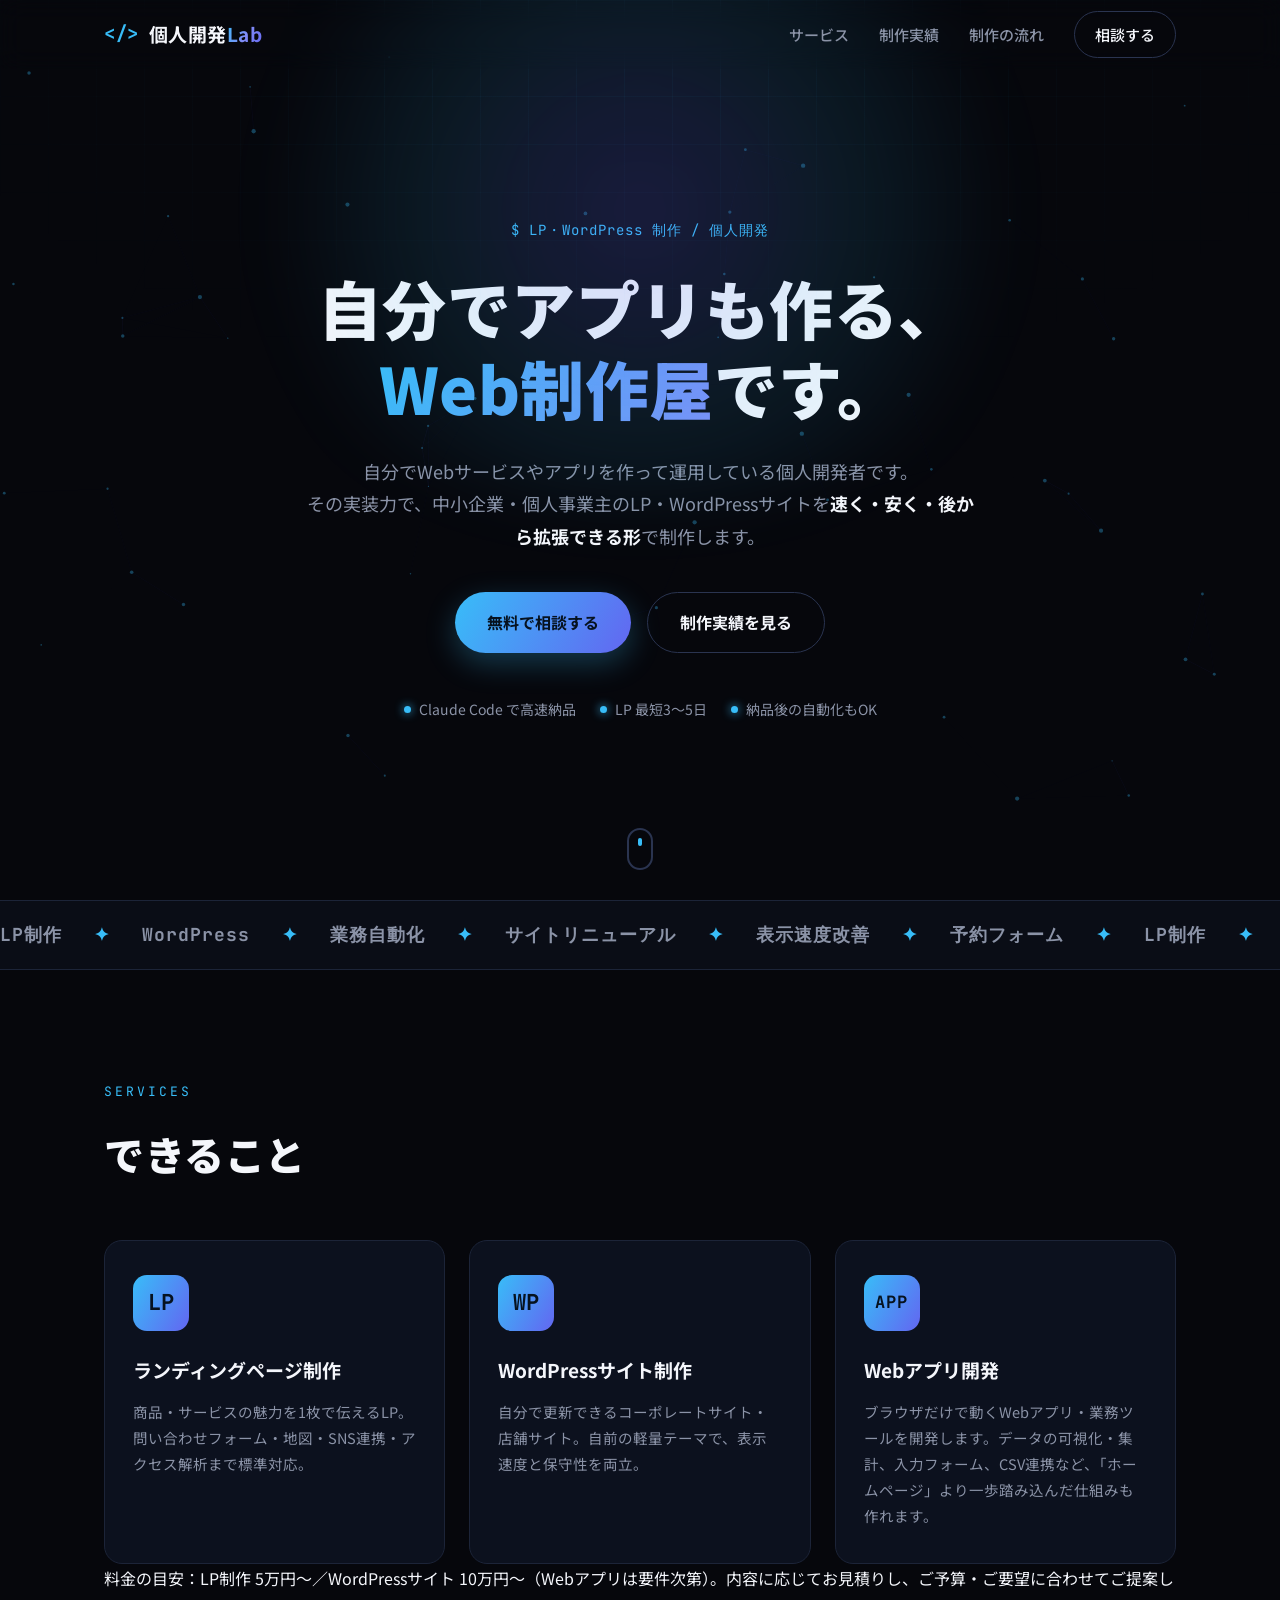
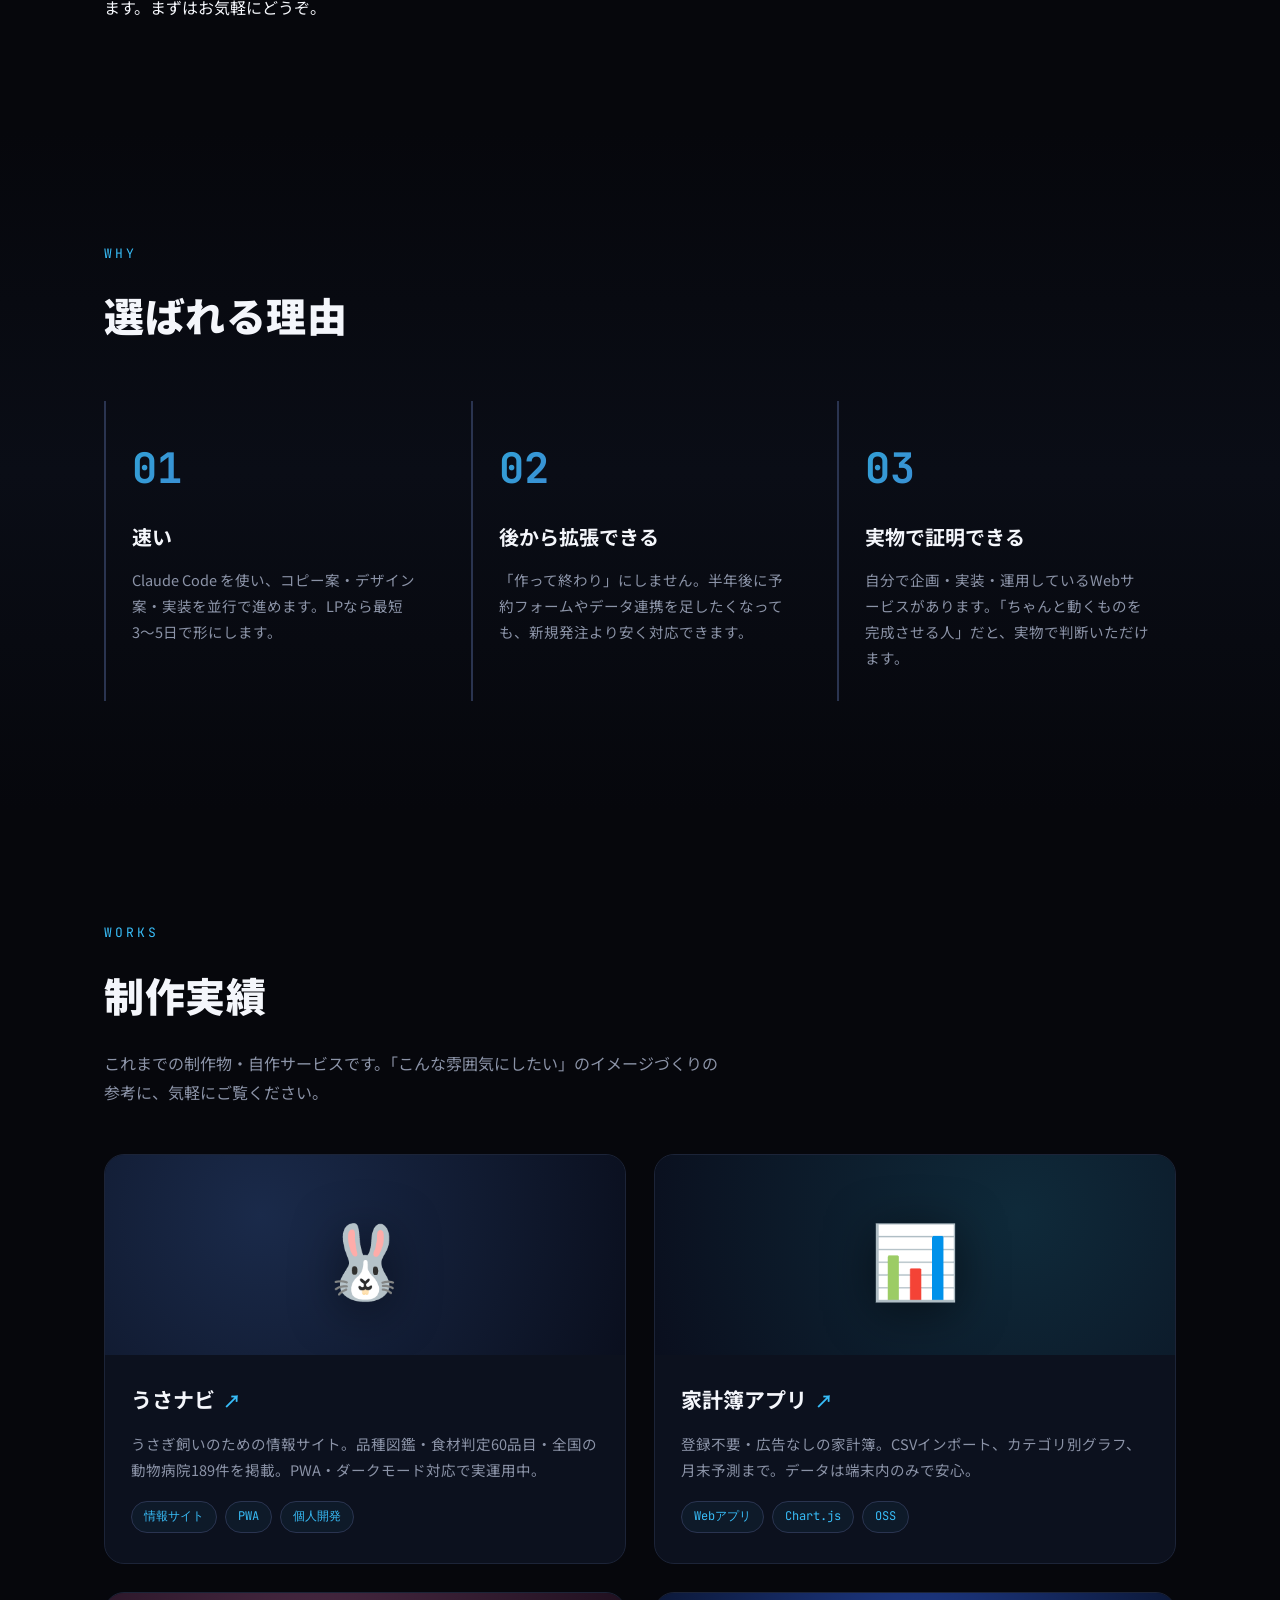
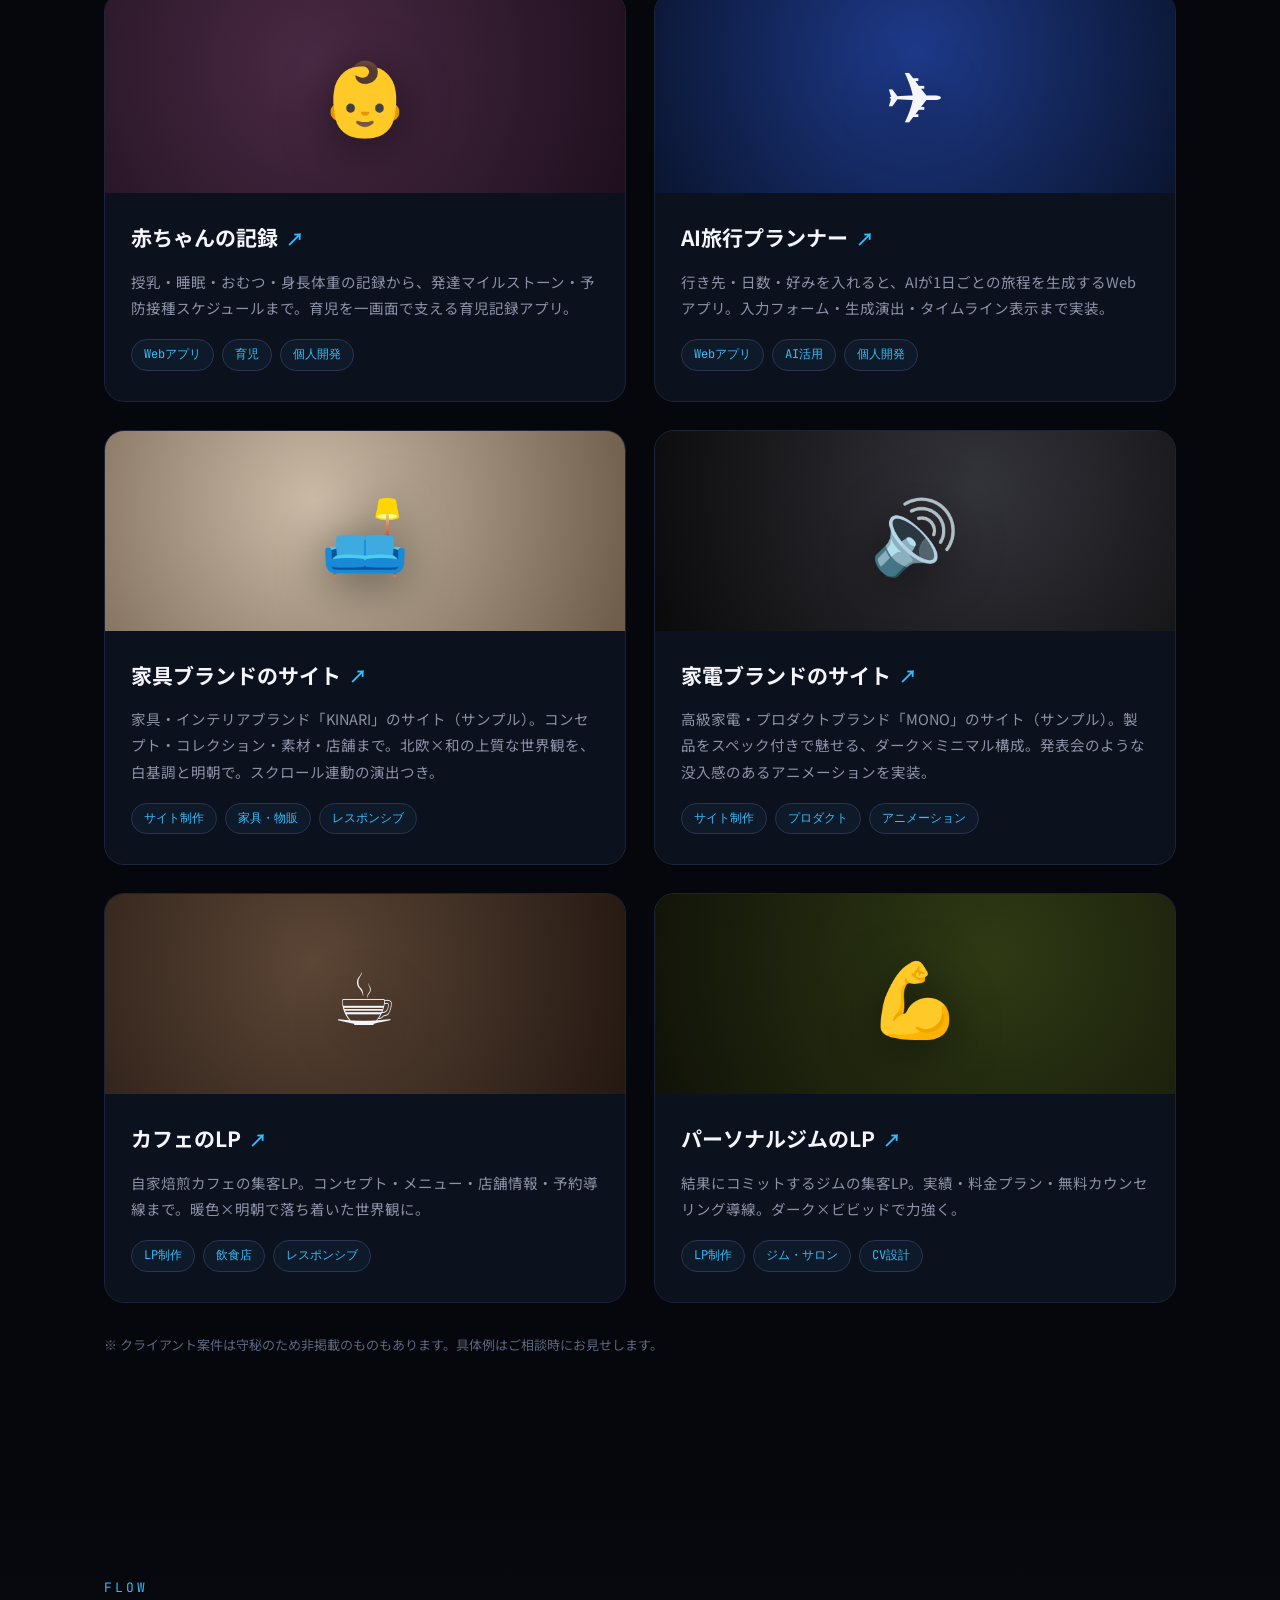
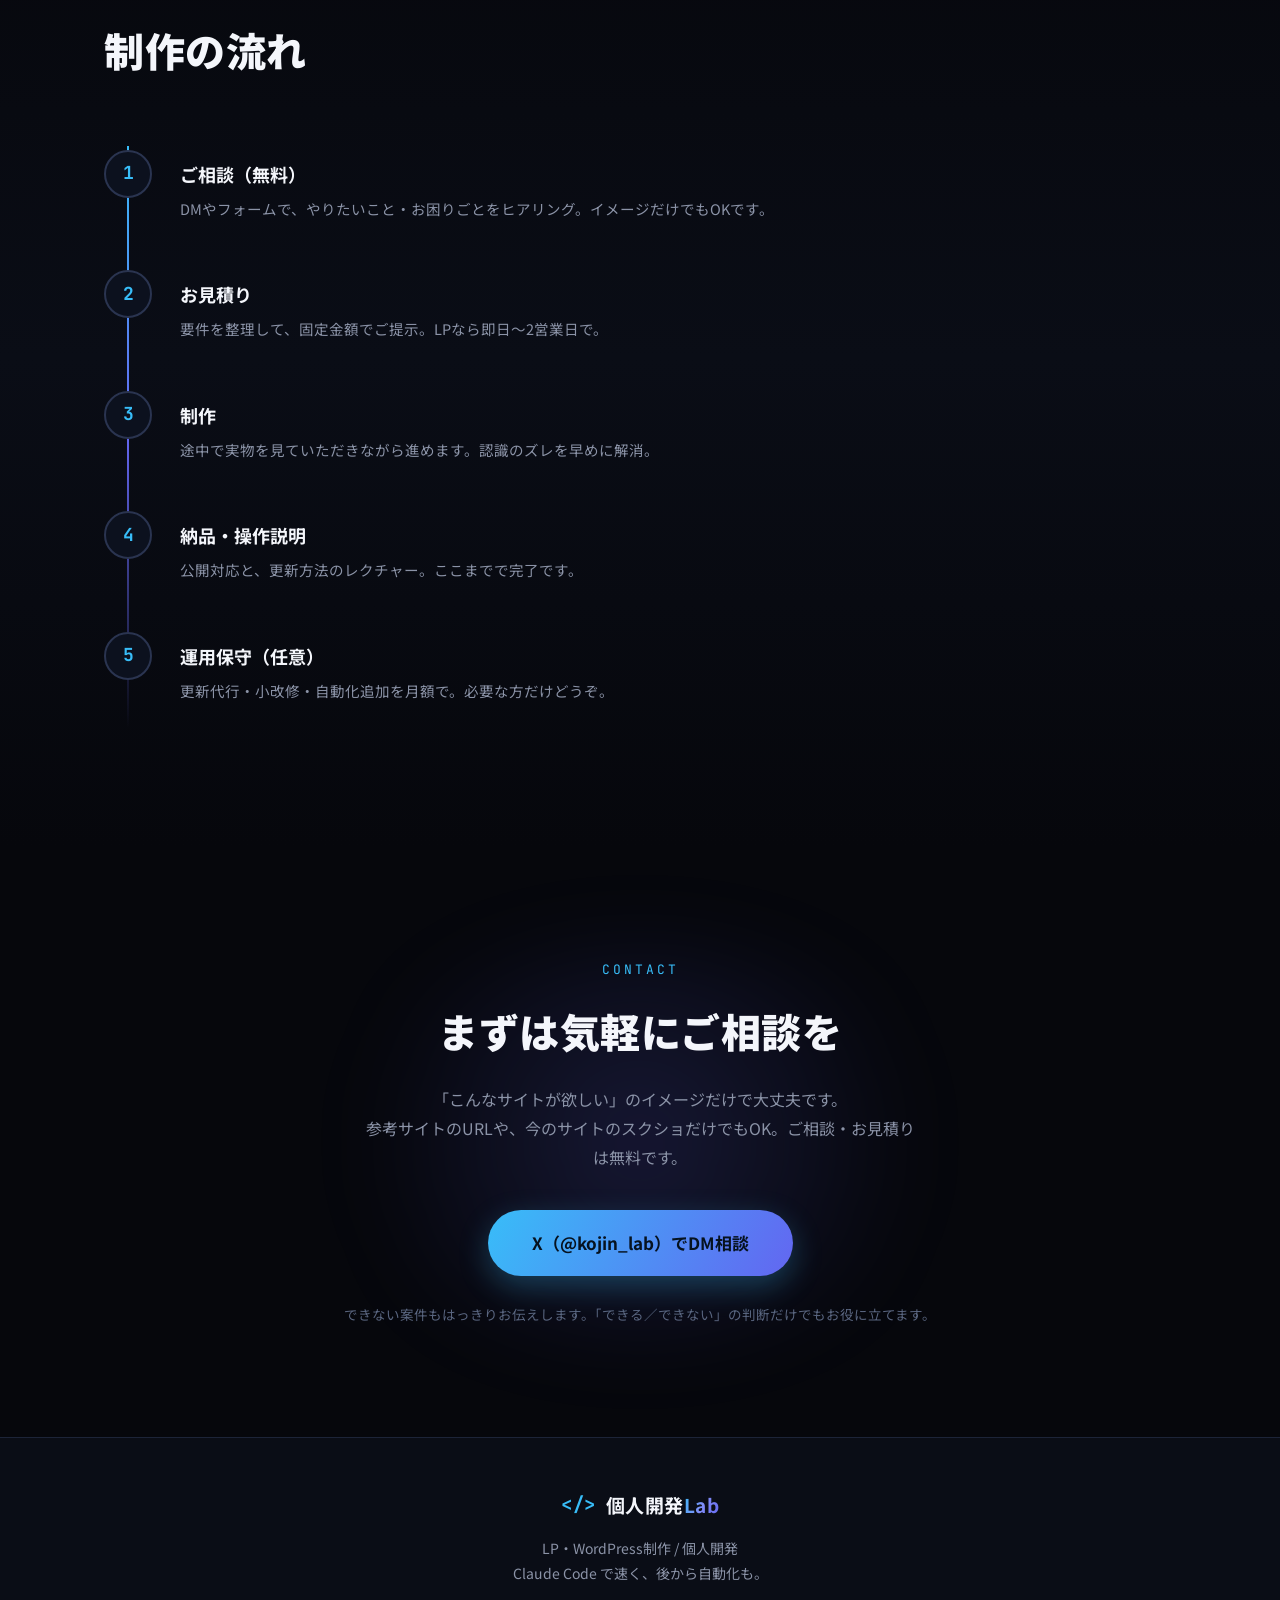
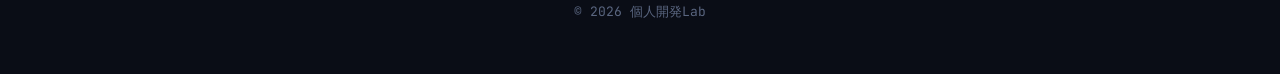
<file: index.html>
<!DOCTYPE html>
<html lang="ja">
<head>
<meta charset="UTF-8">
<meta name="viewport" content="width=device-width, initial-scale=1.0">
<title>個人開発Lab｜LP・WordPress制作</title>
<meta name="description" content="中小企業・個人事業主向けのLP・WordPress制作。Claude Codeで速く作り、後から自動化も足せる個人開発の工房です。LP 5万円〜／WPサイト 10万円〜。">
<meta property="og:title" content="個人開発Lab｜LP・WordPress制作">
<meta property="og:description" content="Claude Codeで速く作って、後から自動化も足せる。中小企業・個人事業主のためのLP・WordPress制作。">
<meta property="og:type" content="website">
<meta property="og:locale" content="ja_JP">
<meta property="og:url" content="https://kazuma0604.github.io/Kojin-lab-site/">
<meta property="og:site_name" content="個人開発Lab">
<meta property="og:image" content="https://kazuma0604.github.io/Kojin-lab-site/ogp.png">
<meta property="og:image:width" content="1200">
<meta property="og:image:height" content="630">
<meta property="og:image:alt" content="個人開発Lab｜LP・WordPress制作">
<meta name="twitter:card" content="summary_large_image">
<meta name="twitter:title" content="個人開発Lab｜LP・WordPress制作">
<meta name="twitter:description" content="Claude Codeで速く作って、後から自動化も足せる。中小企業・個人事業主のためのLP・WordPress制作。">
<meta name="twitter:image" content="https://kazuma0604.github.io/Kojin-lab-site/ogp.png">
<link rel="canonical" href="https://kazuma0604.github.io/Kojin-lab-site/">
<link rel="icon" href="data:image/svg+xml,%3Csvg xmlns='http://www.w3.org/2000/svg' viewBox='0 0 64 64'%3E%3Crect width='64' height='64' rx='14' fill='%2306070c'/%3E%3Ctext x='32' y='44' font-family='monospace' font-size='30' font-weight='700' text-anchor='middle' fill='%2338bdf8'%3E%26lt;/%26gt;%3C/text%3E%3C/svg%3E">
<meta name="theme-color" content="#06070c">
<link rel="preconnect" href="https://fonts.googleapis.com">
<link rel="preconnect" href="https://fonts.gstatic.com" crossorigin>
<link href="https://fonts.googleapis.com/css2?family=Noto+Sans+JP:wght@400;500;700;900&family=JetBrains+Mono:wght@400;700&display=swap" rel="stylesheet">
<link rel="stylesheet" href="style.css">
</head>
<body>

<canvas id="bg-canvas" aria-hidden="true"></canvas>
<div class="cursor-glow" id="cursorGlow" aria-hidden="true"></div>
<div class="scroll-progress" id="scrollProgress" aria-hidden="true"></div>

<header class="site-header" id="top">
  <div class="container header-inner">
    <a href="#top" class="brand">
      <span class="brand-mark" aria-hidden="true">&lt;/&gt;</span>
      <span class="brand-name">個人開発<span class="accent-text">Lab</span></span>
    </a>
    <nav class="nav" id="nav" aria-label="メインナビ">
      <a href="#services">サービス</a>
      <a href="#works">制作実績</a>
      <a href="#flow">制作の流れ</a>
      <a href="#contact" class="nav-cta">相談する</a>
    </nav>
    <button class="nav-toggle" aria-label="メニュー" aria-expanded="false" aria-controls="nav" id="navToggle"><span aria-hidden="true"></span><span aria-hidden="true"></span><span aria-hidden="true"></span></button>
  </div>
</header>

<main>

  <section class="hero">
    <div class="hero-grid" aria-hidden="true"></div>
    <div class="hero-glow" aria-hidden="true"></div>
    <div class="container hero-inner">
      <p class="hero-eyebrow reveal"><span class="mono blink-cursor" aria-hidden="true">$</span> LP・WordPress 制作 / 個人開発</p>
      <h1 class="hero-title reveal">自分でアプリも作る、<br><span class="accent-text gradient-animate">Web制作屋</span>です。</h1>
      <p class="hero-sub reveal">
        自分でWebサービスやアプリを作って運用している個人開発者です。<br>
        その実装力で、中小企業・個人事業主のLP・WordPressサイトを<strong>速く・安く・後から拡張できる形</strong>で制作します。
      </p>
      <div class="hero-actions reveal">
        <a href="#contact" class="btn btn-primary"><span>無料で相談する</span></a>
        <a href="#works" class="btn btn-ghost"><span>制作実績を見る</span></a>
      </div>
      <ul class="hero-badges reveal">
        <li><span class="dot"></span>Claude Code で高速納品</li>
        <li><span class="dot"></span>LP 最短3〜5日</li>
        <li><span class="dot"></span>納品後の自動化もOK</li>
      </ul>
    </div>
    <div class="scroll-hint" aria-hidden="true"><span></span></div>
  </section>

  <div class="marquee" aria-hidden="true">
    <div class="marquee-track">
      <span>LP制作</span><span class="sep">✦</span><span>WordPress</span><span class="sep">✦</span><span>業務自動化</span><span class="sep">✦</span><span>サイトリニューアル</span><span class="sep">✦</span><span>表示速度改善</span><span class="sep">✦</span><span>予約フォーム</span><span class="sep">✦</span>
      <span>LP制作</span><span class="sep">✦</span><span>WordPress</span><span class="sep">✦</span><span>業務自動化</span><span class="sep">✦</span><span>サイトリニューアル</span><span class="sep">✦</span><span>表示速度改善</span><span class="sep">✦</span><span>予約フォーム</span><span class="sep">✦</span>
    </div>
  </div>

  <section class="section" id="services">
    <div class="container">
      <p class="section-eyebrow reveal">SERVICES</p>
      <h2 class="section-title reveal">できること</h2>
      <div class="cards">
        <article class="card reveal">
          <div class="card-icon">LP</div>
          <h3>ランディングページ制作</h3>
          <p>商品・サービスの魅力を1枚で伝えるLP。問い合わせフォーム・地図・SNS連携・アクセス解析まで標準対応。</p>
        </article>
        <article class="card reveal">
          <div class="card-icon">WP</div>
          <h3>WordPressサイト制作</h3>
          <p>自分で更新できるコーポレートサイト・店舗サイト。自前の軽量テーマで、表示速度と保守性を両立。</p>
        </article>
        <article class="card card-accent reveal">
          <div class="card-icon card-icon-app">APP</div>
          <h3>Webアプリ開発</h3>
          <p>ブラウザだけで動くWebアプリ・業務ツールを開発します。データの可視化・集計、入力フォーム、CSV連携など、「ホームページ」より一歩踏み込んだ仕組みも作れます。</p>
        </article>
      </div>
      <p class="services-note reveal">料金の目安：LP制作 5万円〜／WordPressサイト 10万円〜（Webアプリは要件次第）。内容に応じてお見積りし、ご予算・ご要望に合わせてご提案します。まずはお気軽にどうぞ。</p>
    </div>
  </section>

  <section class="section section-alt" id="why">
    <div class="container">
      <p class="section-eyebrow reveal">WHY</p>
      <h2 class="section-title reveal">選ばれる理由</h2>
      <div class="reasons">
        <div class="reason reveal">
          <span class="reason-num">01</span>
          <h3>速い</h3>
          <p>Claude Code を使い、コピー案・デザイン案・実装を並行で進めます。LPなら最短3〜5日で形にします。</p>
        </div>
        <div class="reason reveal">
          <span class="reason-num">02</span>
          <h3>後から拡張できる</h3>
          <p>「作って終わり」にしません。半年後に予約フォームやデータ連携を足したくなっても、新規発注より安く対応できます。</p>
        </div>
        <div class="reason reveal">
          <span class="reason-num">03</span>
          <h3>実物で証明できる</h3>
          <p>自分で企画・実装・運用しているWebサービスがあります。「ちゃんと動くものを完成させる人」だと、実物で判断いただけます。</p>
        </div>
      </div>
    </div>
  </section>

  <section class="section" id="works">
    <div class="container">
      <p class="section-eyebrow reveal">WORKS</p>
      <h2 class="section-title reveal">制作実績</h2>
      <p class="section-lead reveal">これまでの制作物・自作サービスです。「こんな雰囲気にしたい」のイメージづくりの参考に、気軽にご覧ください。</p>
      <div class="works">
        <a class="work reveal" href="https://usaginavi.jp" target="_blank" rel="noopener">
          <div class="work-thumb work-thumb-usanavi">
            <span class="work-emoji" aria-hidden="true">🐰</span>
            <span class="work-shine"></span>
          </div>
          <div class="work-body">
            <h3>うさナビ <span class="work-arrow" aria-hidden="true">↗</span></h3>
            <p>うさぎ飼いのための情報サイト。品種図鑑・食材判定60品目・全国の動物病院189件を掲載。PWA・ダークモード対応で実運用中。</p>
            <p class="work-tags"><span>情報サイト</span><span>PWA</span><span>個人開発</span></p>
          </div>
        </a>
        <a class="work reveal" href="https://kazuma0604.github.io/kakeibo/" target="_blank" rel="noopener">
          <div class="work-thumb work-thumb-kakeibo">
            <span class="work-emoji" aria-hidden="true">📊</span>
            <span class="work-shine"></span>
          </div>
          <div class="work-body">
            <h3>家計簿アプリ <span class="work-arrow" aria-hidden="true">↗</span></h3>
            <p>登録不要・広告なしの家計簿。CSVインポート、カテゴリ別グラフ、月末予測まで。データは端末内のみで安心。</p>
            <p class="work-tags"><span>Webアプリ</span><span>Chart.js</span><span>OSS</span></p>
          </div>
        </a>
        <a class="work reveal" href="works/baby/index.html" target="_blank" rel="noopener">
          <div class="work-thumb work-thumb-baby">
            <span class="work-emoji" aria-hidden="true">👶</span>
            <span class="work-shine"></span>
          </div>
          <div class="work-body">
            <h3>赤ちゃんの記録 <span class="work-arrow" aria-hidden="true">↗</span></h3>
            <p>授乳・睡眠・おむつ・身長体重の記録から、発達マイルストーン・予防接種スケジュールまで。育児を一画面で支える育児記録アプリ。</p>
            <p class="work-tags"><span>Webアプリ</span><span>育児</span><span>個人開発</span></p>
          </div>
        </a>
        <a class="work reveal" href="works/travel/index.html" target="_blank" rel="noopener">
          <div class="work-thumb work-thumb-travel">
            <span class="work-emoji" aria-hidden="true">✈️</span>
            <span class="work-shine"></span>
          </div>
          <div class="work-body">
            <h3>AI旅行プランナー <span class="work-arrow" aria-hidden="true">↗</span></h3>
            <p>行き先・日数・好みを入れると、AIが1日ごとの旅程を生成するWebアプリ。入力フォーム・生成演出・タイムライン表示まで実装。</p>
            <p class="work-tags"><span>Webアプリ</span><span>AI活用</span><span>個人開発</span></p>
          </div>
        </a>
        <a class="work reveal" href="works/kinari/index.html" target="_blank" rel="noopener">
          <div class="work-thumb work-thumb-kinari">
            <span class="work-emoji" aria-hidden="true">🛋️</span>
            <span class="work-shine"></span>
          </div>
          <div class="work-body">
            <h3>家具ブランドのサイト <span class="work-arrow" aria-hidden="true">↗</span></h3>
            <p>家具・インテリアブランド「KINARI」のサイト（サンプル）。コンセプト・コレクション・素材・店舗まで。北欧×和の上質な世界観を、白基調と明朝で。スクロール連動の演出つき。</p>
            <p class="work-tags"><span>サイト制作</span><span>家具・物販</span><span>レスポンシブ</span></p>
          </div>
        </a>
        <a class="work reveal" href="works/mono/index.html" target="_blank" rel="noopener">
          <div class="work-thumb work-thumb-mono">
            <span class="work-emoji" aria-hidden="true">🔊</span>
            <span class="work-shine"></span>
          </div>
          <div class="work-body">
            <h3>家電ブランドのサイト <span class="work-arrow" aria-hidden="true">↗</span></h3>
            <p>高級家電・プロダクトブランド「MONO」のサイト（サンプル）。製品をスペック付きで魅せる、ダーク×ミニマル構成。発表会のような没入感のあるアニメーションを実装。</p>
            <p class="work-tags"><span>サイト制作</span><span>プロダクト</span><span>アニメーション</span></p>
          </div>
        </a>
        <a class="work reveal" href="works/cafe/index.html" target="_blank" rel="noopener">
          <div class="work-thumb work-thumb-cafe">
            <span class="work-emoji" aria-hidden="true">☕</span>
            <span class="work-shine"></span>
          </div>
          <div class="work-body">
            <h3>カフェのLP <span class="work-arrow" aria-hidden="true">↗</span></h3>
            <p>自家焙煎カフェの集客LP。コンセプト・メニュー・店舗情報・予約導線まで。暖色×明朝で落ち着いた世界観に。</p>
            <p class="work-tags"><span>LP制作</span><span>飲食店</span><span>レスポンシブ</span></p>
          </div>
        </a>
        <a class="work reveal" href="works/gym/index.html" target="_blank" rel="noopener">
          <div class="work-thumb work-thumb-gym">
            <span class="work-emoji" aria-hidden="true">💪</span>
            <span class="work-shine"></span>
          </div>
          <div class="work-body">
            <h3>パーソナルジムのLP <span class="work-arrow" aria-hidden="true">↗</span></h3>
            <p>結果にコミットするジムの集客LP。実績・料金プラン・無料カウンセリング導線。ダーク×ビビッドで力強く。</p>
            <p class="work-tags"><span>LP制作</span><span>ジム・サロン</span><span>CV設計</span></p>
          </div>
        </a>
      </div>
      <p class="works-note reveal">※ クライアント案件は守秘のため非掲載のものもあります。具体例はご相談時にお見せします。</p>
    </div>
  </section>

  <section class="section section-alt" id="flow">
    <div class="container">
      <p class="section-eyebrow reveal">FLOW</p>
      <h2 class="section-title reveal">制作の流れ</h2>
      <ol class="flow">
        <li class="flow-step reveal"><span class="flow-num">1</span><div><h3>ご相談（無料）</h3><p>DMやフォームで、やりたいこと・お困りごとをヒアリング。イメージだけでもOKです。</p></div></li>
        <li class="flow-step reveal"><span class="flow-num">2</span><div><h3>お見積り</h3><p>要件を整理して、固定金額でご提示。LPなら即日〜2営業日で。</p></div></li>
        <li class="flow-step reveal"><span class="flow-num">3</span><div><h3>制作</h3><p>途中で実物を見ていただきながら進めます。認識のズレを早めに解消。</p></div></li>
        <li class="flow-step reveal"><span class="flow-num">4</span><div><h3>納品・操作説明</h3><p>公開対応と、更新方法のレクチャー。ここまでで完了です。</p></div></li>
        <li class="flow-step reveal"><span class="flow-num">5</span><div><h3>運用保守（任意）</h3><p>更新代行・小改修・自動化追加を月額で。必要な方だけどうぞ。</p></div></li>
      </ol>
    </div>
  </section>

  <section class="section section-contact" id="contact">
    <div class="contact-glow" aria-hidden="true"></div>
    <div class="container contact-inner">
      <p class="section-eyebrow reveal">CONTACT</p>
      <h2 class="section-title reveal">まずは気軽にご相談を</h2>
      <p class="contact-lead reveal">
        「こんなサイトが欲しい」のイメージだけで大丈夫です。<br>
        参考サイトのURLや、今のサイトのスクショだけでもOK。ご相談・お見積りは無料です。
      </p>
      <div class="hero-actions reveal">
        <a href="https://x.com/kojin_lab" target="_blank" rel="noopener" class="btn btn-primary btn-lg" aria-label="X（@kojin_lab）でDM相談（新しいタブで開く）"><span>X（@kojin_lab）でDM相談</span></a>
      </div>
      <p class="contact-note reveal">できない案件もはっきりお伝えします。「できる／できない」の判断だけでもお役に立てます。</p>
    </div>
  </section>

</main>

<a href="#contact" class="fab" id="fab" aria-label="相談する">
  <span class="fab-icon" aria-hidden="true">✉</span><span class="fab-text">相談する</span>
</a>

<footer class="site-footer">
  <div class="container footer-inner">
    <div class="brand">
      <span class="brand-mark" aria-hidden="true">&lt;/&gt;</span>
      <span class="brand-name">個人開発<span class="accent-text">Lab</span></span>
    </div>
    <p class="footer-text">LP・WordPress制作 / 個人開発<br>Claude Code で速く、後から自動化も。</p>
    <p class="footer-copy">© 2026 個人開発Lab</p>
  </div>
</footer>

<script src="main.js" defer></script>
</body>
</html>
</file>
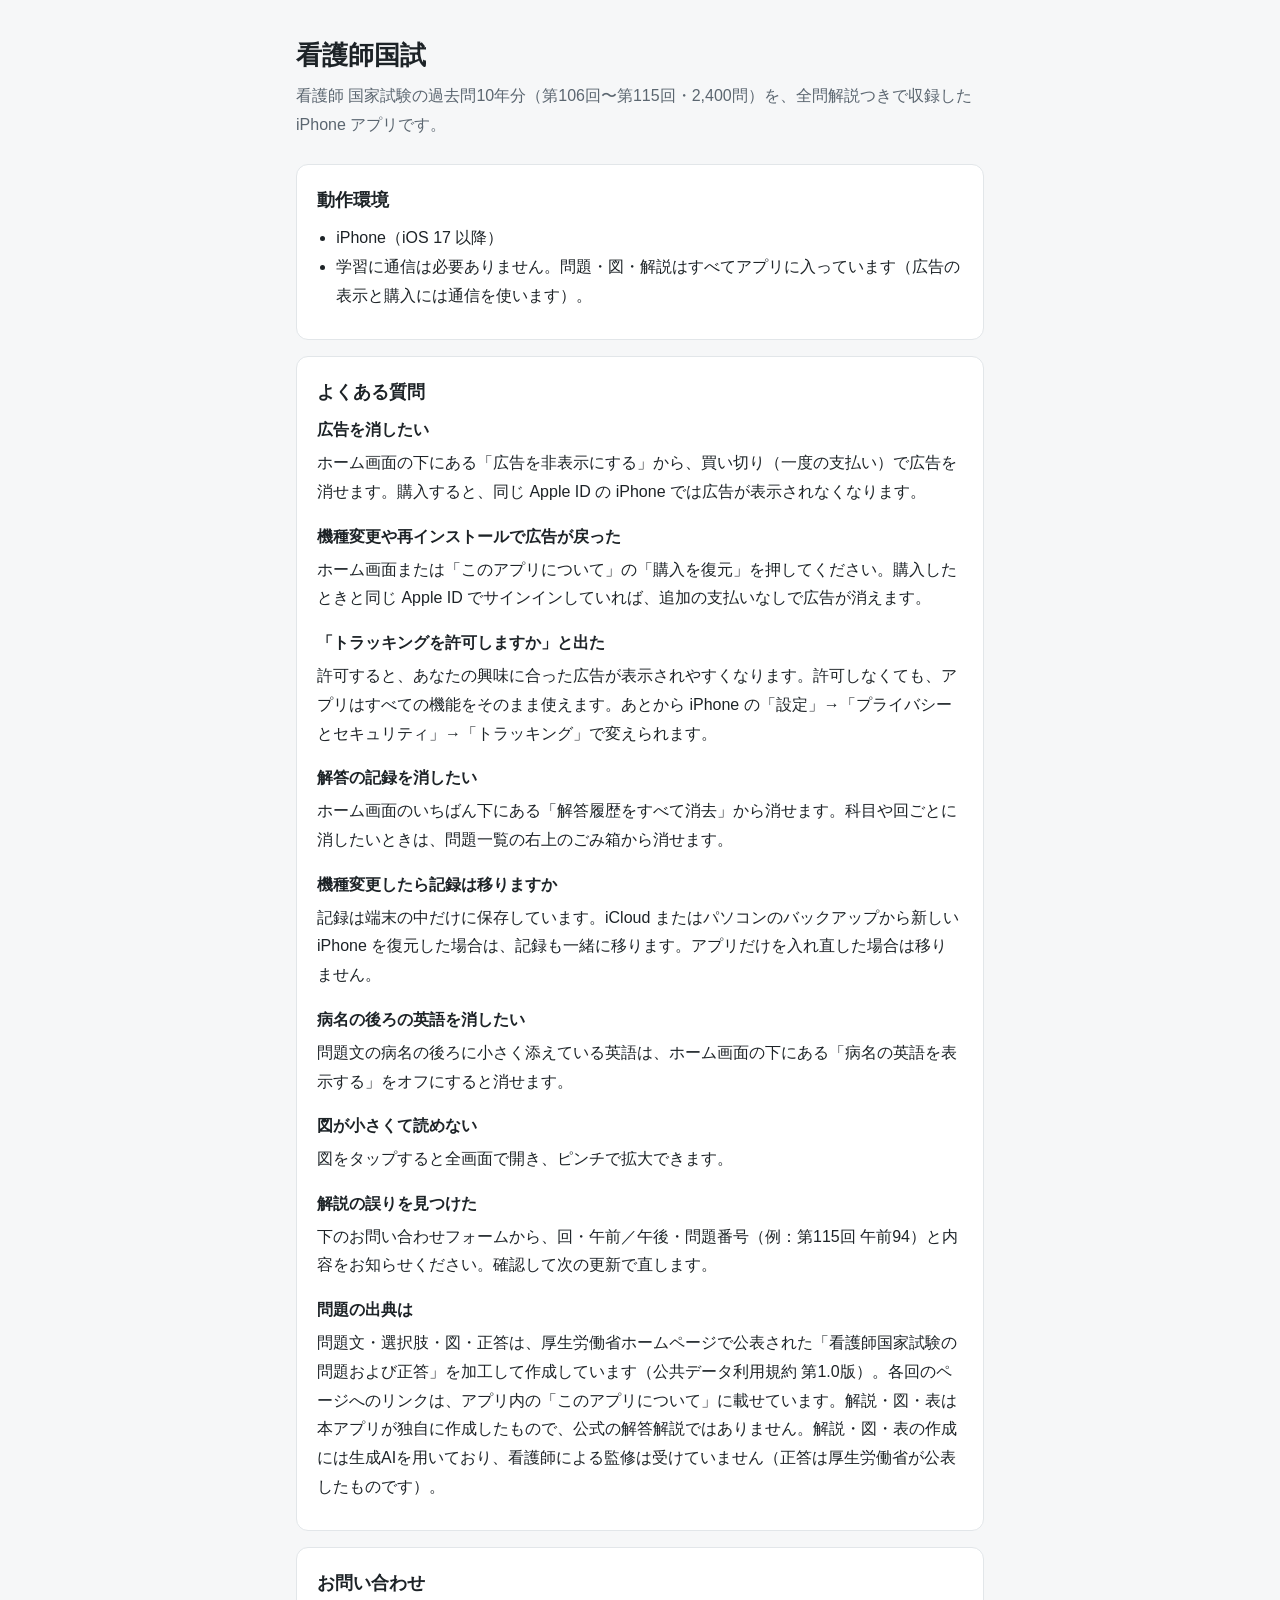
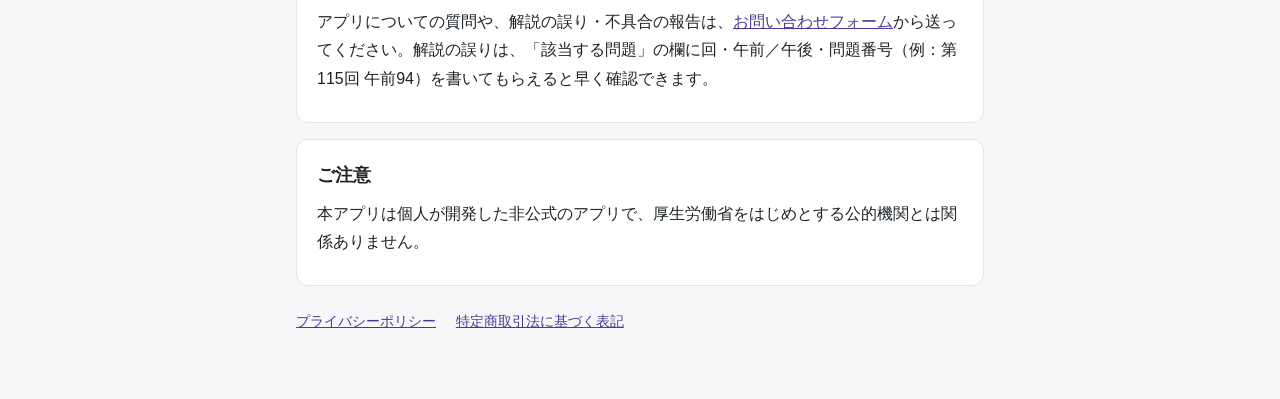
<file: kango-kokushi/index.html>
<!doctype html>
<html lang="ja">
<head>
<meta charset="utf-8">
<meta name="viewport" content="width=device-width, initial-scale=1">
<title>看護師国試 サポート</title>
<meta name="description" content="看護師国家試験の過去問10年分・2,400問を全問解説つきで収録したiPhoneアプリ「看護師国試」のサポートページです。">
<style>
  :root {
    --bg: #f6f7f8; --card: #ffffff; --text: #1d2327; --sub: #5b6670;
    --accent: #4a3a96; --line: #e2e6e9;
  }
  @media (prefers-color-scheme: dark) {
    :root {
      --bg: #121416; --card: #1b1e21; --text: #e8ecef; --sub: #9aa5ae;
      --accent: #a596e6; --line: #2c3135;
    }
  }
  * { box-sizing: border-box; }
  body {
    margin: 0; background: var(--bg); color: var(--text);
    font-family: -apple-system, BlinkMacSystemFont, "Hiragino Sans", "Noto Sans JP", sans-serif;
    line-height: 1.8; font-size: 16px;
  }
  main { max-width: 720px; margin: 0 auto; padding: 32px 16px 64px; }
  h1 { font-size: 1.6rem; margin: 0 0 4px; }
  .lead { color: var(--sub); margin: 0 0 24px; }
  section { background: var(--card); border: 1px solid var(--line); border-radius: 12px; padding: 20px; margin: 0 0 16px; }
  h2 { font-size: 1.1rem; margin: 0 0 8px; }
  h3 { font-size: 1rem; margin: 16px 0 4px; }
  h3:first-of-type { margin-top: 0; }
  p, ul { margin: 0 0 8px; }
  ul { padding-left: 1.2em; }
  a { color: var(--accent); }
  footer { color: var(--sub); font-size: .85rem; margin-top: 24px; }
</style>
</head>
<body>
<main>
  <h1>看護師国試</h1>
  <p class="lead">看護師 国家試験の過去問10年分（第106回〜第115回・2,400問）を、全問解説つきで収録した iPhone アプリです。</p>

  <section>
    <h2>動作環境</h2>
    <ul>
      <li>iPhone（iOS 17 以降）</li>
      <li>学習に通信は必要ありません。問題・図・解説はすべてアプリに入っています（広告の表示と購入には通信を使います）。</li>
    </ul>
  </section>

  <section>
    <h2>よくある質問</h2>

    <h3>広告を消したい</h3>
    <p>ホーム画面の下にある「広告を非表示にする」から、買い切り（一度の支払い）で広告を消せます。購入すると、同じ Apple ID の iPhone では広告が表示されなくなります。</p>

    <h3>機種変更や再インストールで広告が戻った</h3>
    <p>ホーム画面または「このアプリについて」の「購入を復元」を押してください。購入したときと同じ Apple ID でサインインしていれば、追加の支払いなしで広告が消えます。</p>

    <h3>「トラッキングを許可しますか」と出た</h3>
    <p>許可すると、あなたの興味に合った広告が表示されやすくなります。許可しなくても、アプリはすべての機能をそのまま使えます。あとから iPhone の「設定」→「プライバシーとセキュリティ」→「トラッキング」で変えられます。</p>

    <h3>解答の記録を消したい</h3>
    <p>ホーム画面のいちばん下にある「解答履歴をすべて消去」から消せます。科目や回ごとに消したいときは、問題一覧の右上のごみ箱から消せます。</p>

    <h3>機種変更したら記録は移りますか</h3>
    <p>記録は端末の中だけに保存しています。iCloud またはパソコンのバックアップから新しい iPhone を復元した場合は、記録も一緒に移ります。アプリだけを入れ直した場合は移りません。</p>

    <h3>病名の後ろの英語を消したい</h3>
    <p>問題文の病名の後ろに小さく添えている英語は、ホーム画面の下にある「病名の英語を表示する」をオフにすると消せます。</p>

    <h3>図が小さくて読めない</h3>
    <p>図をタップすると全画面で開き、ピンチで拡大できます。</p>

    <h3>解説の誤りを見つけた</h3>
    <p>下のお問い合わせフォームから、回・午前／午後・問題番号（例：第115回 午前94）と内容をお知らせください。確認して次の更新で直します。</p>

    <h3>問題の出典は</h3>
    <p>問題文・選択肢・図・正答は、厚生労働省ホームページで公表された「看護師国家試験の問題および正答」を加工して作成しています（公共データ利用規約 第1.0版）。各回のページへのリンクは、アプリ内の「このアプリについて」に載せています。解説・図・表は本アプリが独自に作成したもので、公式の解答解説ではありません。解説・図・表の作成には生成AIを用いており、看護師による監修は受けていません（正答は厚生労働省が公表したものです）。</p>
  </section>

  <section>
    <h2>お問い合わせ</h2>
    <p>アプリについての質問や、解説の誤り・不具合の報告は、<a href="https://docs.google.com/forms/d/e/1FAIpQLSc0DW5b2gV4tcjPoVQ7XhEleNdAMWVAezlTIbaTo6AD_ZzCQA/viewform">お問い合わせフォーム</a>から送ってください。解説の誤りは、「該当する問題」の欄に回・午前／午後・問題番号（例：第115回 午前94）を書いてもらえると早く確認できます。</p>
  </section>

  <section>
    <h2>ご注意</h2>
    <p>本アプリは個人が開発した非公式のアプリで、厚生労働省をはじめとする公的機関とは関係ありません。</p>
  </section>

  <footer>
    <a href="privacy.html">プライバシーポリシー</a>
    <a href="tokushoho.html" style="margin-left:16px">特定商取引法に基づく表記</a>
  </footer>
</main>
</body>
</html>
</file>
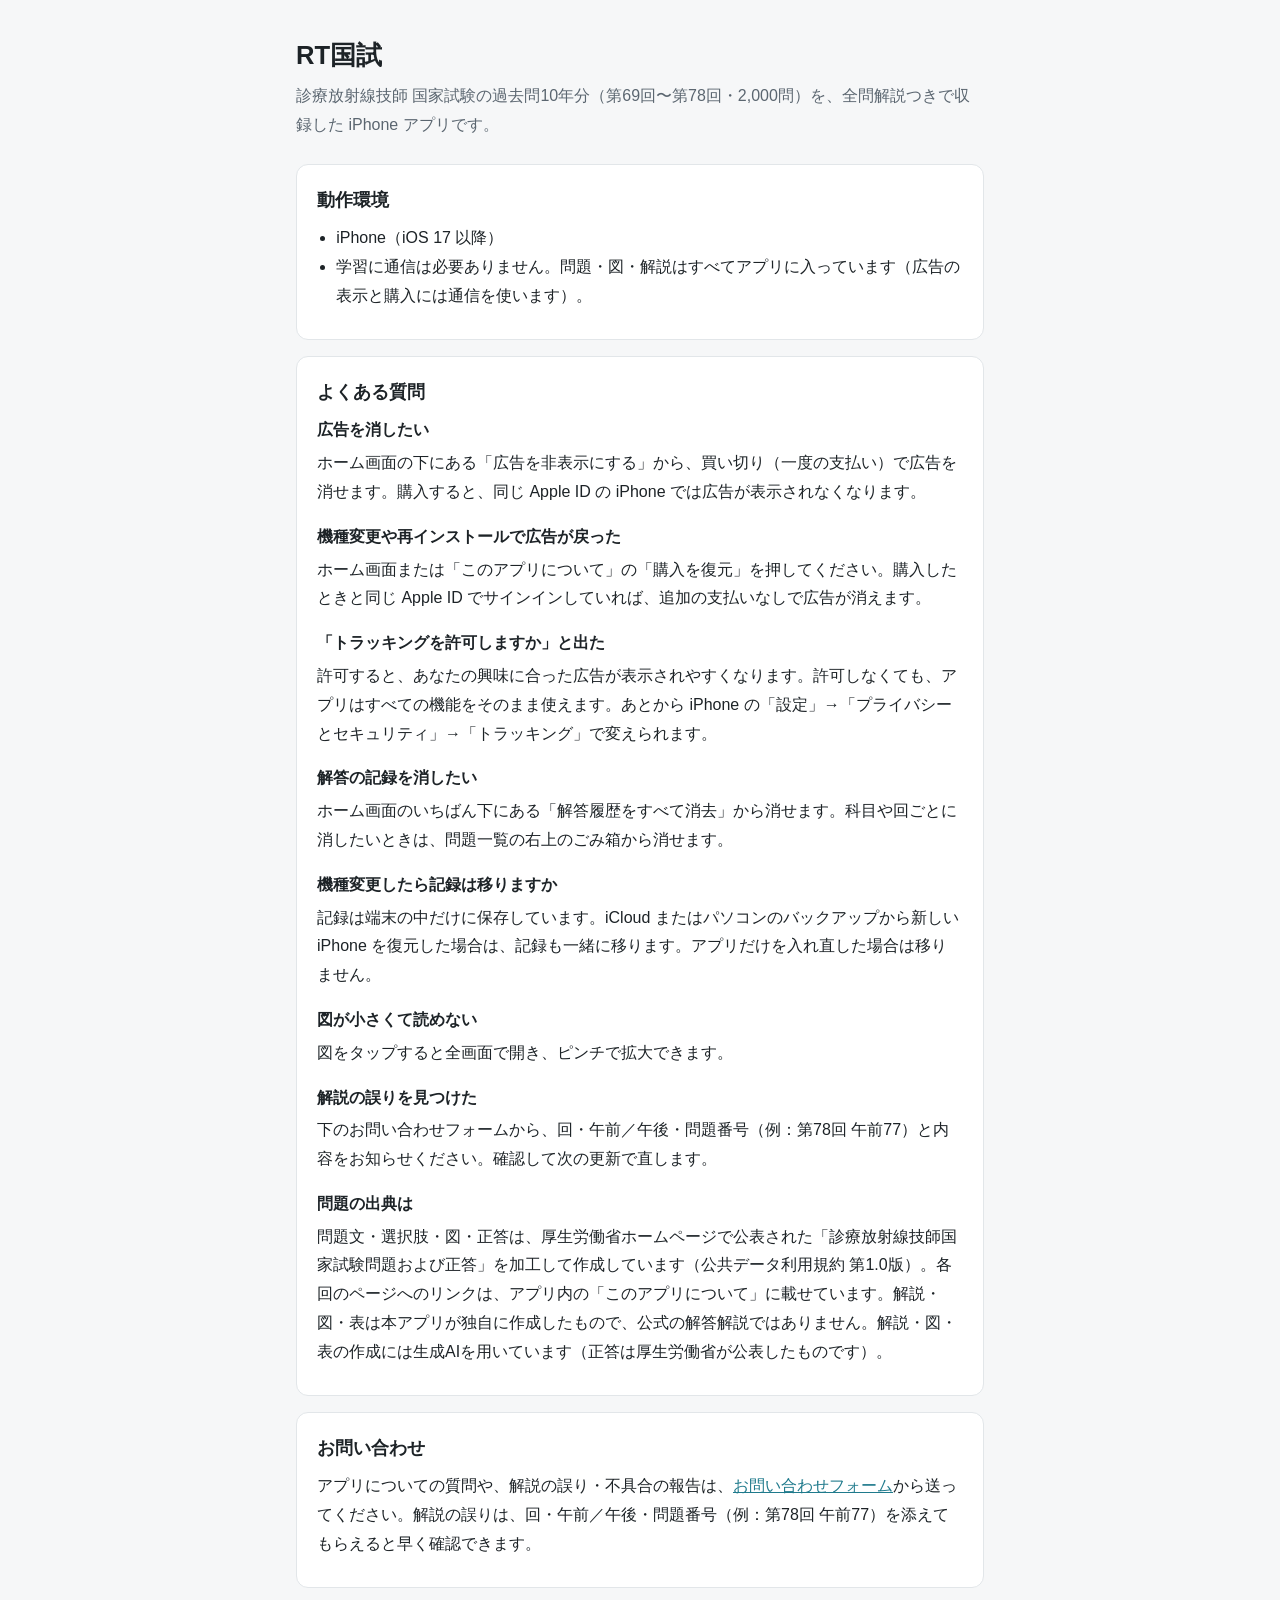
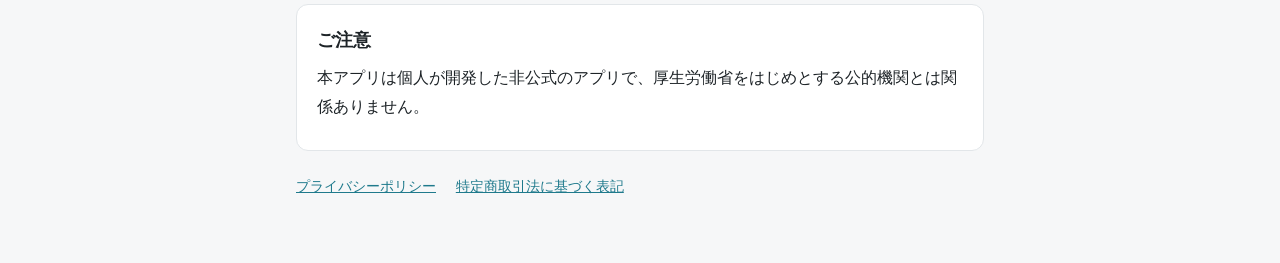
<file: rt-kokushi/index.html>
<!doctype html>
<html lang="ja">
<head>
<meta charset="utf-8">
<meta name="viewport" content="width=device-width, initial-scale=1">
<title>RT国試 サポート</title>
<meta name="description" content="診療放射線技師国家試験の過去問10年分・2,000問を全問解説つきで収録したiPhoneアプリ「RT国試」のサポートページです。">
<style>
  :root {
    --bg: #f6f7f8; --card: #ffffff; --text: #1d2327; --sub: #5b6670;
    --accent: #1f7a8c; --line: #e2e6e9;
  }
  @media (prefers-color-scheme: dark) {
    :root {
      --bg: #121416; --card: #1b1e21; --text: #e8ecef; --sub: #9aa5ae;
      --accent: #5fb7c8; --line: #2c3135;
    }
  }
  * { box-sizing: border-box; }
  body {
    margin: 0; background: var(--bg); color: var(--text);
    font-family: -apple-system, BlinkMacSystemFont, "Hiragino Sans", "Noto Sans JP", sans-serif;
    line-height: 1.8; font-size: 16px;
  }
  main { max-width: 720px; margin: 0 auto; padding: 32px 16px 64px; }
  h1 { font-size: 1.6rem; margin: 0 0 4px; }
  .lead { color: var(--sub); margin: 0 0 24px; }
  section { background: var(--card); border: 1px solid var(--line); border-radius: 12px; padding: 20px; margin: 0 0 16px; }
  h2 { font-size: 1.1rem; margin: 0 0 8px; }
  h3 { font-size: 1rem; margin: 16px 0 4px; }
  h3:first-of-type { margin-top: 0; }
  p, ul { margin: 0 0 8px; }
  ul { padding-left: 1.2em; }
  a { color: var(--accent); }
  footer { color: var(--sub); font-size: .85rem; margin-top: 24px; }
</style>
</head>
<body>
<main>
  <h1>RT国試</h1>
  <p class="lead">診療放射線技師 国家試験の過去問10年分（第69回〜第78回・2,000問）を、全問解説つきで収録した iPhone アプリです。</p>

  <section>
    <h2>動作環境</h2>
    <ul>
      <li>iPhone（iOS 17 以降）</li>
      <li>学習に通信は必要ありません。問題・図・解説はすべてアプリに入っています（広告の表示と購入には通信を使います）。</li>
    </ul>
  </section>

  <section>
    <h2>よくある質問</h2>

    <h3>広告を消したい</h3>
    <p>ホーム画面の下にある「広告を非表示にする」から、買い切り（一度の支払い）で広告を消せます。購入すると、同じ Apple ID の iPhone では広告が表示されなくなります。</p>

    <h3>機種変更や再インストールで広告が戻った</h3>
    <p>ホーム画面または「このアプリについて」の「購入を復元」を押してください。購入したときと同じ Apple ID でサインインしていれば、追加の支払いなしで広告が消えます。</p>

    <h3>「トラッキングを許可しますか」と出た</h3>
    <p>許可すると、あなたの興味に合った広告が表示されやすくなります。許可しなくても、アプリはすべての機能をそのまま使えます。あとから iPhone の「設定」→「プライバシーとセキュリティ」→「トラッキング」で変えられます。</p>

    <h3>解答の記録を消したい</h3>
    <p>ホーム画面のいちばん下にある「解答履歴をすべて消去」から消せます。科目や回ごとに消したいときは、問題一覧の右上のごみ箱から消せます。</p>

    <h3>機種変更したら記録は移りますか</h3>
    <p>記録は端末の中だけに保存しています。iCloud またはパソコンのバックアップから新しい iPhone を復元した場合は、記録も一緒に移ります。アプリだけを入れ直した場合は移りません。</p>

    <h3>図が小さくて読めない</h3>
    <p>図をタップすると全画面で開き、ピンチで拡大できます。</p>

    <h3>解説の誤りを見つけた</h3>
    <p>下のお問い合わせフォームから、回・午前／午後・問題番号（例：第78回 午前77）と内容をお知らせください。確認して次の更新で直します。</p>

    <h3>問題の出典は</h3>
    <p>問題文・選択肢・図・正答は、厚生労働省ホームページで公表された「診療放射線技師国家試験問題および正答」を加工して作成しています（公共データ利用規約 第1.0版）。各回のページへのリンクは、アプリ内の「このアプリについて」に載せています。解説・図・表は本アプリが独自に作成したもので、公式の解答解説ではありません。解説・図・表の作成には生成AIを用いています（正答は厚生労働省が公表したものです）。</p>
  </section>

  <section>
    <h2>お問い合わせ</h2>
    <p>アプリについての質問や、解説の誤り・不具合の報告は、<a href="https://docs.google.com/forms/d/e/1FAIpQLSc0DW5b2gV4tcjPoVQ7XhEleNdAMWVAezlTIbaTo6AD_ZzCQA/viewform">お問い合わせフォーム</a>から送ってください。解説の誤りは、回・午前／午後・問題番号（例：第78回 午前77）を添えてもらえると早く確認できます。</p>
  </section>

  <section>
    <h2>ご注意</h2>
    <p>本アプリは個人が開発した非公式のアプリで、厚生労働省をはじめとする公的機関とは関係ありません。</p>
  </section>

  <footer>
    <a href="privacy.html">プライバシーポリシー</a>
    <a href="tokushoho.html" style="margin-left:16px">特定商取引法に基づく表記</a>
  </footer>
</main>
</body>
</html>
</file>
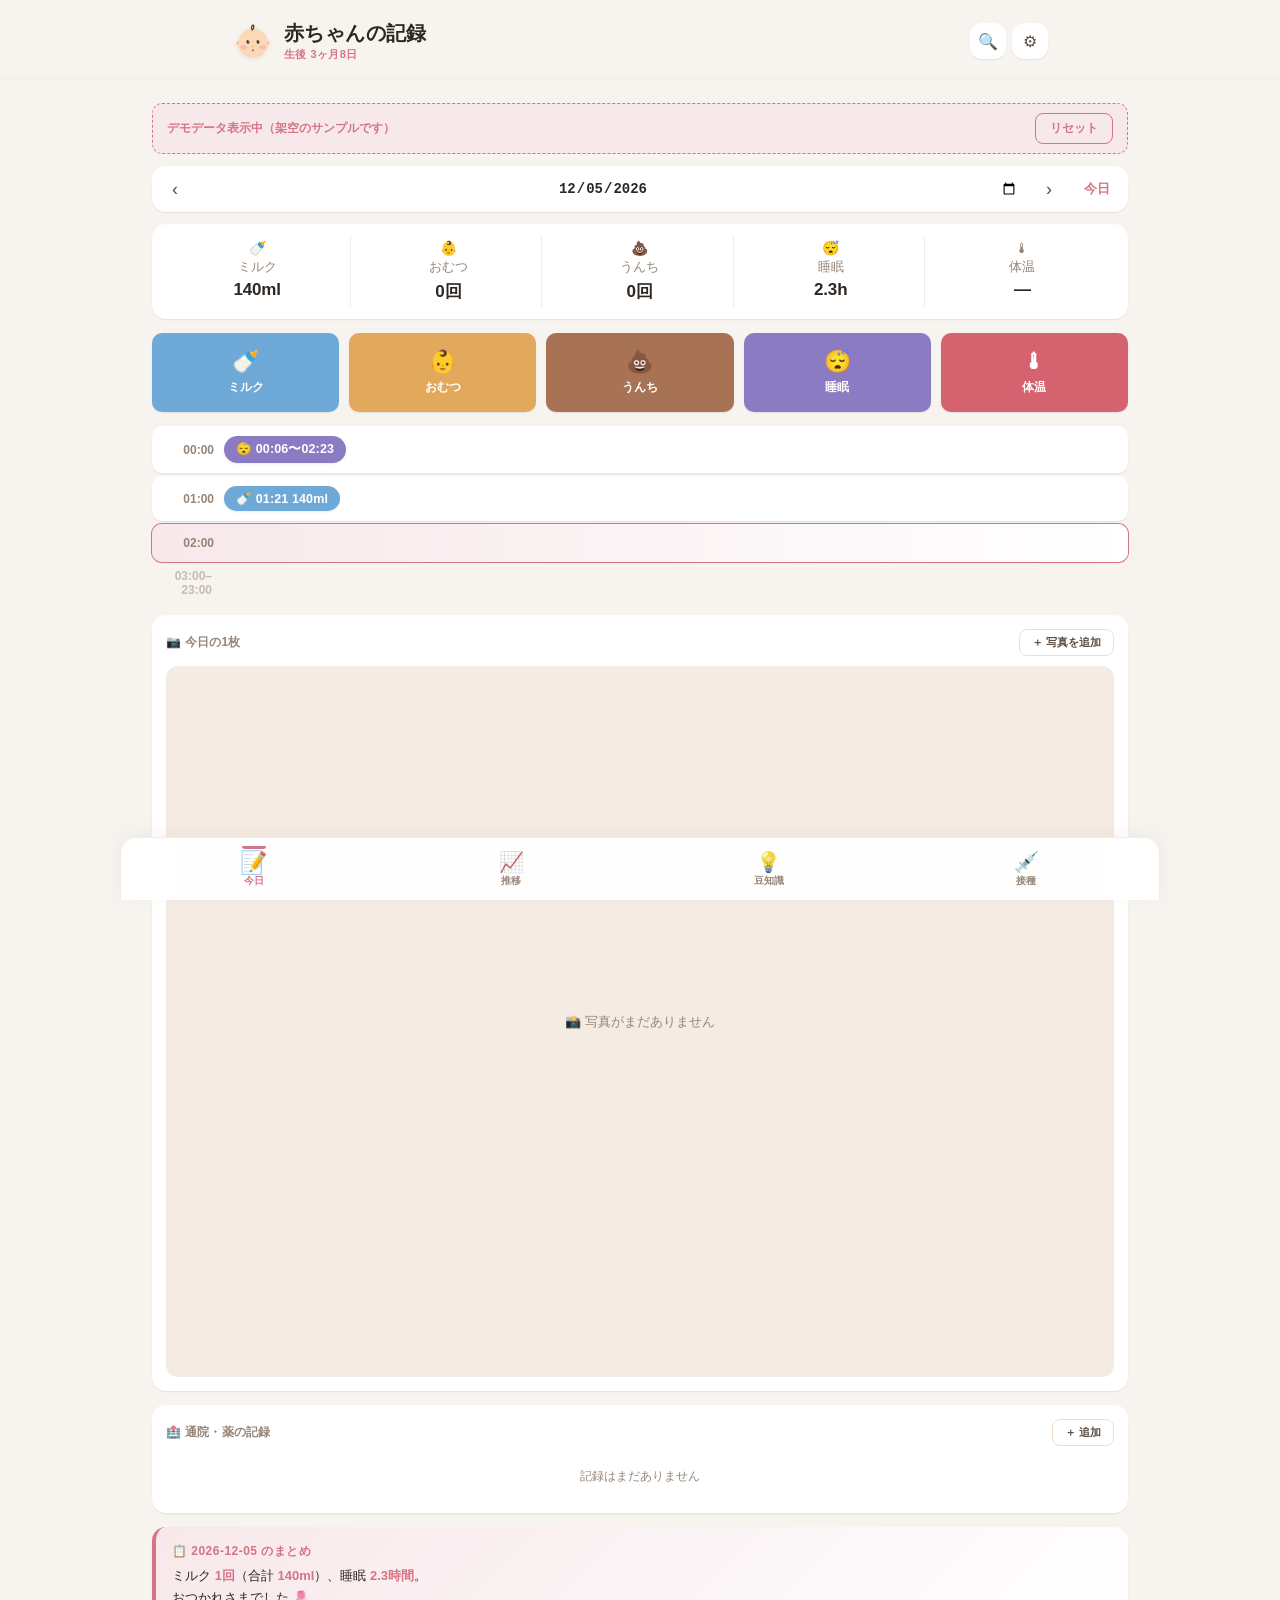
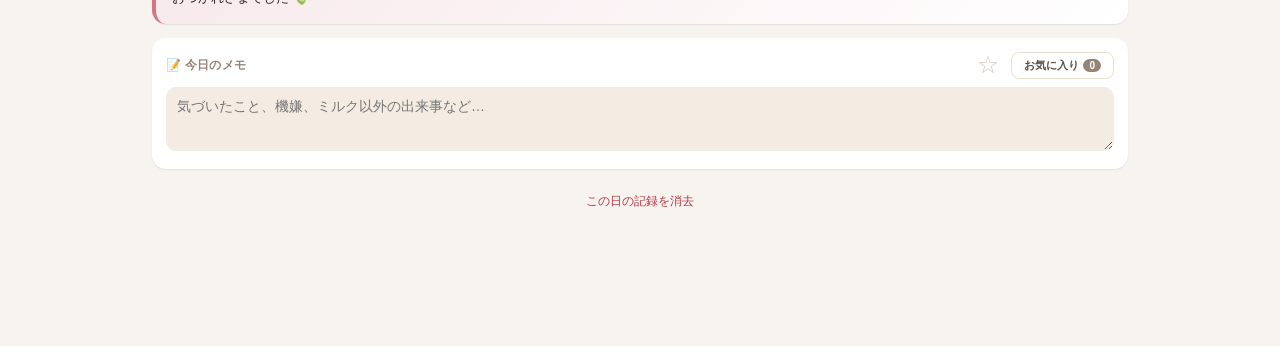
<file: works/baby/index.html>
<!doctype html>
<html lang="ja">
<head>
<meta charset="utf-8">
<meta name="viewport" content="width=device-width,initial-scale=1,viewport-fit=cover">
<title>赤ちゃんの記録</title>
<meta name="description" content="授乳・睡眠・おむつ・体温・成長・予防接種・通院をまとめて記録できる、赤ちゃんの育児記録アプリ。データは端末内に保存。ダークモード・カレンダー・グラフ対応。">

<!-- Canonical -->
<link rel="canonical" href="https://kazuma0604.github.io/Kojin-lab-site/works/baby/">

<!-- Open Graph -->
<meta property="og:title" content="赤ちゃんの記録｜個人開発Lab">
<meta property="og:description" content="授乳・睡眠・おむつ・体温・成長・予防接種・通院をまとめて記録できる育児記録アプリ。データは端末内に保存。">
<meta property="og:type" content="website">
<meta property="og:locale" content="ja_JP">
<meta property="og:url" content="https://kazuma0604.github.io/Kojin-lab-site/works/baby/">
<meta property="og:site_name" content="個人開発Lab">
<meta property="og:image" content="https://kazuma0604.github.io/Kojin-lab-site/ogp.png">
<meta property="og:image:width" content="1200">
<meta property="og:image:height" content="630">
<meta property="og:image:alt" content="赤ちゃんの記録｜個人開発Lab">

<!-- Twitter Card -->
<meta name="twitter:card" content="summary_large_image">
<meta name="twitter:title" content="赤ちゃんの記録｜個人開発Lab">
<meta name="twitter:description" content="授乳・睡眠・おむつ・体温・成長・予防接種・通院をまとめて記録できる育児記録アプリ。データは端末内に保存。">
<meta name="twitter:image" content="https://kazuma0604.github.io/Kojin-lab-site/ogp.png">

<meta name="theme-color" content="#d67487">
<meta name="apple-mobile-web-app-capable" content="yes">
<meta name="mobile-web-app-capable" content="yes">
<meta name="apple-mobile-web-app-status-bar-style" content="default">
<meta name="apple-mobile-web-app-title" content="成長記録">

<link rel="icon" href="data:image/svg+xml,%3Csvg%20xmlns='http://www.w3.org/2000/svg'%20viewBox='0%200%20100%20100'%3E%3Ccircle%20cx='50'%20cy='55'%20r='35'%20fill='%23fcd9b6'/%3E%3Cellipse%20cx='14'%20cy='55'%20rx='4'%20ry='6'%20fill='%23fcd9b6'/%3E%3Cellipse%20cx='86'%20cy='55'%20rx='4'%20ry='6'%20fill='%23fcd9b6'/%3E%3Cellipse%20cx='14'%20cy='55'%20rx='2'%20ry='3'%20fill='%23f4b88e'/%3E%3Cellipse%20cx='86'%20cy='55'%20rx='2'%20ry='3'%20fill='%23f4b88e'/%3E%3Cpath%20d='M48%2024%20Q44%2016%2050%2012%20Q54%2016%2050%2022'%20fill='none'%20stroke='%235a3a28'%20stroke-width='3'%20stroke-linecap='round'/%3E%3Cellipse%20cx='27'%20cy='65'%20rx='8'%20ry='5'%20fill='%23f5a5a5'%20opacity='0.55'/%3E%3Cellipse%20cx='73'%20cy='65'%20rx='8'%20ry='5'%20fill='%23f5a5a5'%20opacity='0.55'/%3E%3Cellipse%20cx='38'%20cy='52'%20rx='3.5'%20ry='4.5'%20fill='%232e2620'/%3E%3Cellipse%20cx='62'%20cy='52'%20rx='3.5'%20ry='4.5'%20fill='%232e2620'/%3E%3Ccircle%20cx='39'%20cy='50'%20r='1.3'%20fill='%23fff'/%3E%3Ccircle%20cx='63'%20cy='50'%20r='1.3'%20fill='%23fff'/%3E%3Ccircle%20cx='50'%20cy='62'%20r='1.3'%20fill='%23d4937a'/%3E%3Cellipse%20cx='50'%20cy='72'%20rx='2.5'%20ry='3'%20fill='%23c87878'/%3E%3C/svg%3E">
<link rel="apple-touch-icon" href="data:image/svg+xml,%3Csvg%20xmlns='http://www.w3.org/2000/svg'%20viewBox='0%200%20180%20180'%3E%3Crect%20width='180'%20height='180'%20rx='40'%20fill='%23ffeedb'/%3E%3Cg%20transform='translate(15%2015)%20scale(1.5)'%3E%3Ccircle%20cx='50'%20cy='55'%20r='35'%20fill='%23fcd9b6'/%3E%3Cellipse%20cx='14'%20cy='55'%20rx='4'%20ry='6'%20fill='%23fcd9b6'/%3E%3Cellipse%20cx='86'%20cy='55'%20rx='4'%20ry='6'%20fill='%23fcd9b6'/%3E%3Cellipse%20cx='14'%20cy='55'%20rx='2'%20ry='3'%20fill='%23f4b88e'/%3E%3Cellipse%20cx='86'%20cy='55'%20rx='2'%20ry='3'%20fill='%23f4b88e'/%3E%3Cpath%20d='M48%2024%20Q44%2016%2050%2012%20Q54%2016%2050%2022'%20fill='none'%20stroke='%235a3a28'%20stroke-width='3'%20stroke-linecap='round'/%3E%3Cellipse%20cx='27'%20cy='65'%20rx='8'%20ry='5'%20fill='%23f5a5a5'%20opacity='0.55'/%3E%3Cellipse%20cx='73'%20cy='65'%20rx='8'%20ry='5'%20fill='%23f5a5a5'%20opacity='0.55'/%3E%3Cellipse%20cx='38'%20cy='52'%20rx='3.5'%20ry='4.5'%20fill='%232e2620'/%3E%3Cellipse%20cx='62'%20cy='52'%20rx='3.5'%20ry='4.5'%20fill='%232e2620'/%3E%3Ccircle%20cx='39'%20cy='50'%20r='1.3'%20fill='%23fff'/%3E%3Ccircle%20cx='63'%20cy='50'%20r='1.3'%20fill='%23fff'/%3E%3Ccircle%20cx='50'%20cy='62'%20r='1.3'%20fill='%23d4937a'/%3E%3Cellipse%20cx='50'%20cy='72'%20rx='2.5'%20ry='3'%20fill='%23c87878'/%3E%3C/g%3E%3C/svg%3E">
<link rel="stylesheet" href="css/style.css">
</head>
<body>

<header>
  <h1>
    <svg class="logo-rabbit" viewBox="0 0 100 100" aria-hidden="true">
      <circle cx="50" cy="55" r="35" fill="#fcd9b6"/>
      <ellipse cx="14" cy="55" rx="4" ry="6" fill="#fcd9b6"/>
      <ellipse cx="86" cy="55" rx="4" ry="6" fill="#fcd9b6"/>
      <ellipse cx="14" cy="55" rx="2" ry="3" fill="#f4b88e"/>
      <ellipse cx="86" cy="55" rx="2" ry="3" fill="#f4b88e"/>
      <path d="M48 24 Q44 16 50 12 Q54 16 50 22" fill="none" stroke="#5a3a28" stroke-width="3" stroke-linecap="round"/>
      <ellipse cx="27" cy="65" rx="8" ry="5" fill="#f5a5a5" opacity="0.55"/>
      <ellipse cx="73" cy="65" rx="8" ry="5" fill="#f5a5a5" opacity="0.55"/>
      <ellipse cx="38" cy="52" rx="3.5" ry="4.5" fill="#2e2620"/>
      <ellipse cx="62" cy="52" rx="3.5" ry="4.5" fill="#2e2620"/>
      <circle cx="39" cy="50" r="1.3" fill="#fff"/>
      <circle cx="63" cy="50" r="1.3" fill="#fff"/>
      <circle cx="37.2" cy="54" r="0.6" fill="#fff" opacity="0.7"/>
      <circle cx="61.2" cy="54" r="0.6" fill="#fff" opacity="0.7"/>
      <circle cx="50" cy="62" r="1.3" fill="#d4937a"/>
      <ellipse cx="50" cy="72" rx="2.5" ry="3" fill="#c87878"/>
    </svg>
    <div class="title-block">
      <span class="title-text">赤ちゃんの記録</span>
      <span class="age-text empty" id="ageText">生年月日を設定</span>
    </div>
  </h1>
  <div class="header-actions">
    <button class="icon-btn" id="searchBtn" title="メモ検索" aria-label="メモ検索"><span aria-hidden="true">🔍</span></button>
    <button class="icon-btn" id="settingsBtn" title="設定" aria-label="設定"><span aria-hidden="true">⚙</span></button>
  </div>
</header>

<main>
  <!-- Demo data: prompt (shown only when empty) / banner (shown while active) -->
  <div class="demo-prompt" id="demoPrompt" style="display:none">
    <div class="demo-prompt-text">
      <b>このアプリを試してみませんか？</b>
      <span>架空のサンプル（生後3〜4ヶ月）を入れて全機能をプレビューできます。</span>
    </div>
    <button id="demoLoadBtn">デモデータを試す</button>
  </div>
  <div class="demo-banner" id="demoBanner" style="display:none">
    <span class="demo-banner-text">デモデータ表示中（架空のサンプルです）</span>
    <button id="demoResetBtn">リセット</button>
  </div>

  <!-- TAB: TODAY -->
  <section class="tab-content active" data-tab="today" id="panel-today" role="tabpanel" aria-labelledby="tab-today">
    <div class="date-bar">
      <button id="prevDay" aria-label="前の日"><span aria-hidden="true">‹</span></button>
      <input type="date" id="dateInput" aria-label="表示する日付">
      <button id="nextDay" aria-label="次の日"><span aria-hidden="true">›</span></button>
      <button class="today-btn" id="todayBtn">今日</button>
    </div>

    <div class="summary" id="summary">
      <div><span class="emo" aria-hidden="true">🍼</span>ミルク<b id="sumMilk">0ml</b></div>
      <div><span class="emo" aria-hidden="true">👶</span>おむつ<b id="sumDiaper">0</b></div>
      <div><span class="emo" aria-hidden="true">💩</span>うんち<b id="sumPoop">0</b></div>
      <div><span class="emo" aria-hidden="true">😴</span>睡眠<b id="sumSleep">0h</b></div>
      <div><span class="emo" aria-hidden="true">🌡</span>体温<b id="sumTemp">—</b></div>
    </div>

    <div class="add-row">
      <button class="btn-milk"   data-type="milk"><span class="emo" aria-hidden="true">🍼</span>ミルク</button>
      <button class="btn-diaper" data-type="diaper"><span class="emo" aria-hidden="true">👶</span>おむつ</button>
      <button class="btn-poop"   data-type="poop"><span class="emo" aria-hidden="true">💩</span>うんち</button>
      <button class="btn-sleep"  data-type="sleep"><span class="emo" aria-hidden="true">😴</span>睡眠</button>
      <button class="btn-temp"   data-type="temp"><span class="emo" aria-hidden="true">🌡</span>体温</button>
    </div>

    <div class="hour-list" id="hourList"></div>

    <div class="photo-card" id="photoCard">
      <div class="photo-header">
        <span class="photo-label">📷 今日の1枚</span>
        <div class="photo-actions">
          <button class="photo-btn" id="photoUploadBtn">＋ 写真を追加</button>
          <button class="photo-btn danger" id="photoDeleteBtn" style="display:none">削除</button>
        </div>
      </div>
      <input type="file" id="photoInput" accept="image/*" style="display:none">
      <div class="photo-preview" id="photoPreview"></div>
    </div>

    <div class="medical-card">
      <div class="memo-header">
        <label>🏥 通院・薬の記録</label>
        <button class="fav-list-btn" id="addMedBtn">＋ 追加</button>
      </div>
      <div class="medical-list" id="medicalList"></div>
    </div>

    <div class="daily-summary" id="dailySummary"></div>

    <div class="memo-card">
      <div class="memo-header">
        <label for="memo">📝 今日のメモ</label>
        <div class="memo-actions">
          <button class="star-btn" id="memoStar" title="お気に入りに追加" aria-label="お気に入り">☆</button>
          <button class="fav-list-btn" id="favListBtn" title="お気に入り一覧を見る">
            お気に入り <span class="count zero" id="favCount">0</span>
          </button>
        </div>
      </div>
      <textarea id="memo" placeholder="気づいたこと、機嫌、ミルク以外の出来事など…"></textarea>
    </div>

    <div class="danger-row">
      <button class="danger-btn" id="clearBtn">この日の記録を消去</button>
    </div>
  </section>

  <!-- TAB: TRENDS (Growth + Stats combined) -->
  <section class="tab-content" data-tab="trends" id="panel-trends" role="tabpanel" aria-labelledby="tab-trends">
    <div class="card">
      <div class="card-header">
        <h3>体重・身長</h3>
        <button class="primary-btn" id="addGrowthBtn">＋ 記録</button>
      </div>
      <div class="latest-row">
        <div class="latest-cell">
          <div class="lbl">最新 体重</div>
          <div class="val" id="latestWeight">—</div>
          <div class="delta" id="deltaWeight"></div>
        </div>
        <div class="latest-cell">
          <div class="lbl">最新 身長</div>
          <div class="val" id="latestHeight">—</div>
          <div class="delta" id="deltaHeight"></div>
        </div>
      </div>
      <div class="charts">
        <div class="chart-block">
          <div class="chart-label">体重 (g)</div>
          <svg id="weightChart" class="chart"></svg>
        </div>
        <div class="chart-block">
          <div class="chart-label">身長 (cm)</div>
          <svg id="heightChart" class="chart"></svg>
        </div>
      </div>
      <div class="growth-list" id="growthList"></div>
    </div>

    <div class="card">
      <div class="card-header">
        <h3>日々のサマリー</h3>
        <div class="seg-toggle" id="rangeToggle">
          <button class="active" data-range="7">週</button>
          <button data-range="30">月</button>
        </div>
      </div>
      <div class="avg-row">
        <div class="latest-cell">
          <div class="lbl">平均ミルク/日</div>
          <div class="val" id="avgMilk">—</div>
        </div>
        <div class="latest-cell">
          <div class="lbl">平均おむつ/日</div>
          <div class="val" id="avgDiaper">—</div>
        </div>
        <div class="latest-cell">
          <div class="lbl">平均睡眠/日</div>
          <div class="val" id="avgSleep">—</div>
        </div>
      </div>
      <div class="charts">
        <div class="chart-block">
          <div class="chart-label">ミルク (ml/日)</div>
          <svg id="milkBars" class="chart"></svg>
        </div>
        <div class="chart-block">
          <div class="chart-label">睡眠 (h/日)</div>
          <svg id="sleepBars" class="chart"></svg>
        </div>
      </div>
    </div>

    <div class="card">
      <div class="card-header">
        <h3>📅 カレンダー</h3>
        <div class="cal-nav">
          <button id="calPrev" aria-label="前の月"><span aria-hidden="true">‹</span></button>
          <span id="calLabel"></span>
          <button id="calNext" aria-label="次の月"><span aria-hidden="true">›</span></button>
        </div>
      </div>
      <div class="cal-grid" id="calGrid"></div>
      <div class="cal-legend">
        <span><span class="dot d-milk"></span>ミルク</span>
        <span><span class="dot d-poop"></span>うんち</span>
        <span><span class="dot d-fav"></span>お気に入り</span>
      </div>
    </div>

    <div class="card">
      <div class="card-header">
        <h3>🎯 マイルストーン</h3>
      </div>
      <div class="milestone-list" id="milestoneList"></div>
    </div>
  </section>

  <!-- TAB: TIPS -->
  <section class="tab-content" data-tab="tips" id="panel-tips" role="tabpanel" aria-labelledby="tab-tips">
    <div class="cat-bar" id="catBar"></div>
    <div class="tip-list" id="tipList"></div>
    <div class="disclaimer">
      ※ 一般的な情報です。気になる症状や個別の判断は<br>
      かかりつけの小児科医にご相談ください。<br>
      困ったときは <b>#8000</b>（子ども医療電話相談）も活用を。
    </div>
  </section>

  <!-- TAB: VACCINE -->
  <section class="tab-content" data-tab="vax" id="panel-vax" role="tabpanel" aria-labelledby="tab-vax">
    <div class="card">
      <div class="card-header">
        <h3>予防接種スケジュール</h3>
      </div>
      <div class="birth-row">
        <label for="birthDate">生年月日</label>
        <input type="date" id="birthDate">
      </div>
      <div class="vax-list" id="vaxList"></div>
    </div>
  </section>
</main>

<nav class="tab-bar" id="tabBar" role="tablist" aria-label="記録の表示切り替え">
  <button data-tab="today" class="active" id="tab-today" role="tab" aria-selected="true" aria-controls="panel-today" tabindex="0"><span class="ticon" aria-hidden="true">📝</span>今日</button>
  <button data-tab="trends" id="tab-trends" role="tab" aria-selected="false" aria-controls="panel-trends" tabindex="-1"><span class="ticon" aria-hidden="true">📈</span>推移</button>
  <button data-tab="tips" id="tab-tips" role="tab" aria-selected="false" aria-controls="panel-tips" tabindex="-1"><span class="ticon" aria-hidden="true">💡</span>豆知識</button>
  <button data-tab="vax" id="tab-vax" role="tab" aria-selected="false" aria-controls="panel-vax" tabindex="-1"><span class="ticon" aria-hidden="true">💉</span>接種</button>
</nav>

<!-- Modal -->
<div class="modal-bg" id="modalBg">
  <div class="modal" role="dialog" aria-modal="true" aria-labelledby="modalTitle">
    <h2 id="modalTitle">記録を追加</h2>

    <label>時刻</label>
    <div class="row">
      <input type="time" id="mTime">
    </div>

    <div id="fieldMilk" style="display:none">
      <label>飲んだ量 (ml)</label>
      <input type="number" id="mMilk" min="0" step="5" inputmode="numeric">
    </div>

    <div id="fieldDiaper" style="display:none">
      <label>状態</label>
      <select id="mDiaper">
        <option value="おしっこ">おしっこ</option>
        <option value="うんち">うんち</option>
        <option value="両方">両方</option>
        <option value="汚れなし">汚れなし</option>
      </select>
    </div>

    <div id="fieldPoop" style="display:none">
      <label>うんちの状態</label>
      <select id="mPoopState">
        <option value="ふつう">ふつう（黄色〜茶）</option>
        <option value="ゆるい">ゆるい・水っぽい</option>
        <option value="かたい">かたい・コロコロ</option>
        <option value="緑色">緑色</option>
        <option value="黒っぽい">黒っぽい</option>
        <option value="赤・血便">赤・血が混じる ⚠</option>
        <option value="白っぽい">白っぽい ⚠</option>
      </select>
      <label>量</label>
      <select id="mPoopAmount">
        <option value="少">少</option>
        <option value="中" selected>中</option>
        <option value="多">多</option>
      </select>
    </div>

    <div id="fieldSleep" style="display:none">
      <label>終了時刻（起きた時刻）</label>
      <input type="time" id="mSleepEnd">
    </div>

    <div id="fieldTemp" style="display:none">
      <label>体温 (℃)</label>
      <input type="number" id="mTemp" min="30" max="45" step="0.1" inputmode="decimal" placeholder="例: 36.8">
    </div>

    <div id="fieldGrowth" style="display:none">
      <label>日付</label>
      <input type="date" id="mGrowthDate">
      <div class="row">
        <div>
          <label>体重 (g)</label>
          <input type="number" id="mWeight" min="0" step="10" inputmode="numeric" placeholder="例: 3500">
        </div>
        <div>
          <label>身長 (cm)</label>
          <input type="number" id="mHeight" min="0" step="0.1" inputmode="decimal" placeholder="例: 52.0">
        </div>
      </div>
    </div>

    <div id="fieldMedical" style="display:none">
      <label>日付</label>
      <input type="date" id="mMedDate">
      <label>種類</label>
      <select id="mMedType">
        <option value="通院">🏥 通院</option>
        <option value="薬">💊 薬</option>
        <option value="症状">🤒 症状</option>
        <option value="その他">📝 その他</option>
      </select>
      <label>タイトル</label>
      <input type="text" id="mMedTitle" placeholder="例: 小児科で発熱の診察">
      <label>メモ（任意）</label>
      <input type="text" id="mMedNote" placeholder="処方された薬名、所見など">
    </div>

    <div class="modal-actions">
      <button class="btn-cancel" id="btnCancel">キャンセル</button>
      <button class="btn-delete" id="btnDelete" style="display:none">削除</button>
      <button class="btn-save" id="btnSave">保存</button>
    </div>
  </div>
</div>

<!-- Favorites Modal -->
<div class="modal-bg" id="favModalBg">
  <div class="modal" role="dialog" aria-modal="true" aria-labelledby="favModalTitle">
    <h2 id="favModalTitle">⭐ お気に入りのメモ</h2>
    <div class="fav-list" id="favList"></div>
    <div class="modal-actions">
      <button class="btn-cancel" id="favCloseBtn" style="flex: 1;">閉じる</button>
    </div>
  </div>
</div>

<!-- Settings Modal -->
<div class="modal-bg" id="settingsModalBg">
  <div class="modal" role="dialog" aria-modal="true" aria-labelledby="settingsModalTitle">
    <h2 id="settingsModalTitle">⚙ 設定</h2>
    <div class="setting-row">
      <div>
        <div class="setting-label">🌙 ダークモード</div>
        <div class="setting-sub">夜間の授乳でも眩しくない</div>
      </div>
      <label class="toggle">
        <input type="checkbox" id="darkToggle">
        <span class="toggle-track"><span class="toggle-thumb"></span></span>
      </label>
    </div>
    <div class="setting-row">
      <div>
        <div class="setting-label">⏰ 授乳リマインダー</div>
        <div class="setting-sub">最後の授乳から3時間後に通知</div>
      </div>
      <label class="toggle">
        <input type="checkbox" id="reminderToggle">
        <span class="toggle-track"><span class="toggle-thumb"></span></span>
      </label>
    </div>
    <h3 class="setting-section">📤 データ</h3>
    <div class="setting-actions">
      <button class="setting-btn" id="exportJsonBtn">📥 JSONエクスポート</button>
      <button class="setting-btn" id="importJsonBtn">📤 JSONインポート</button>
      <button class="setting-btn" id="exportCsvBtn">📄 CSV出力</button>
    </div>
    <input type="file" id="importFile" accept="application/json" style="display:none">
    <div class="modal-actions">
      <button class="btn-cancel" id="settingsCloseBtn" style="flex: 1;">閉じる</button>
    </div>
  </div>
</div>

<!-- Search Modal -->
<div class="modal-bg" id="searchModalBg">
  <div class="modal" role="dialog" aria-modal="true" aria-labelledby="searchModalTitle">
    <h2 id="searchModalTitle">🔍 メモを検索</h2>
    <input type="text" id="searchInput" placeholder="キーワードを入力...">
    <div class="fav-list" id="searchResults"></div>
    <div class="modal-actions">
      <button class="btn-cancel" id="searchCloseBtn" style="flex: 1;">閉じる</button>
    </div>
  </div>
</div>

<script src="js/app.js" defer></script>
</body>
</html>
</file>
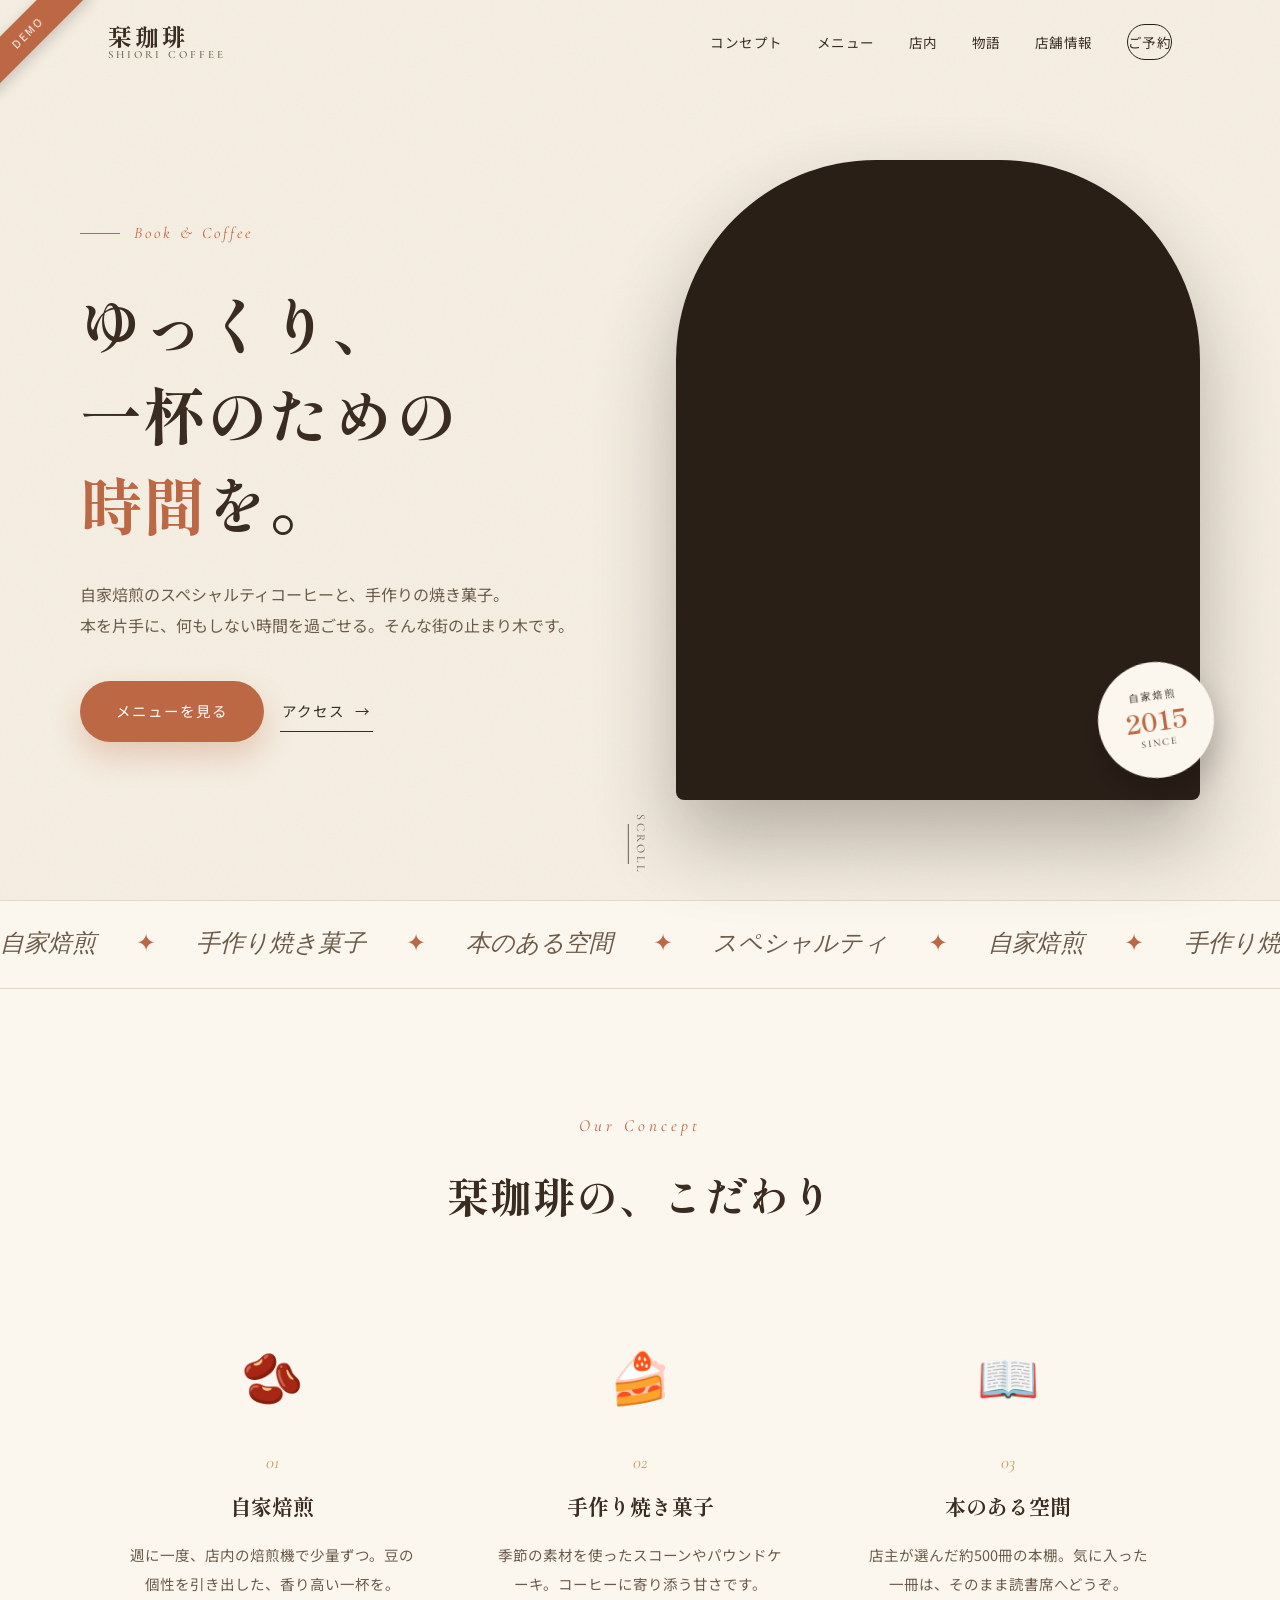
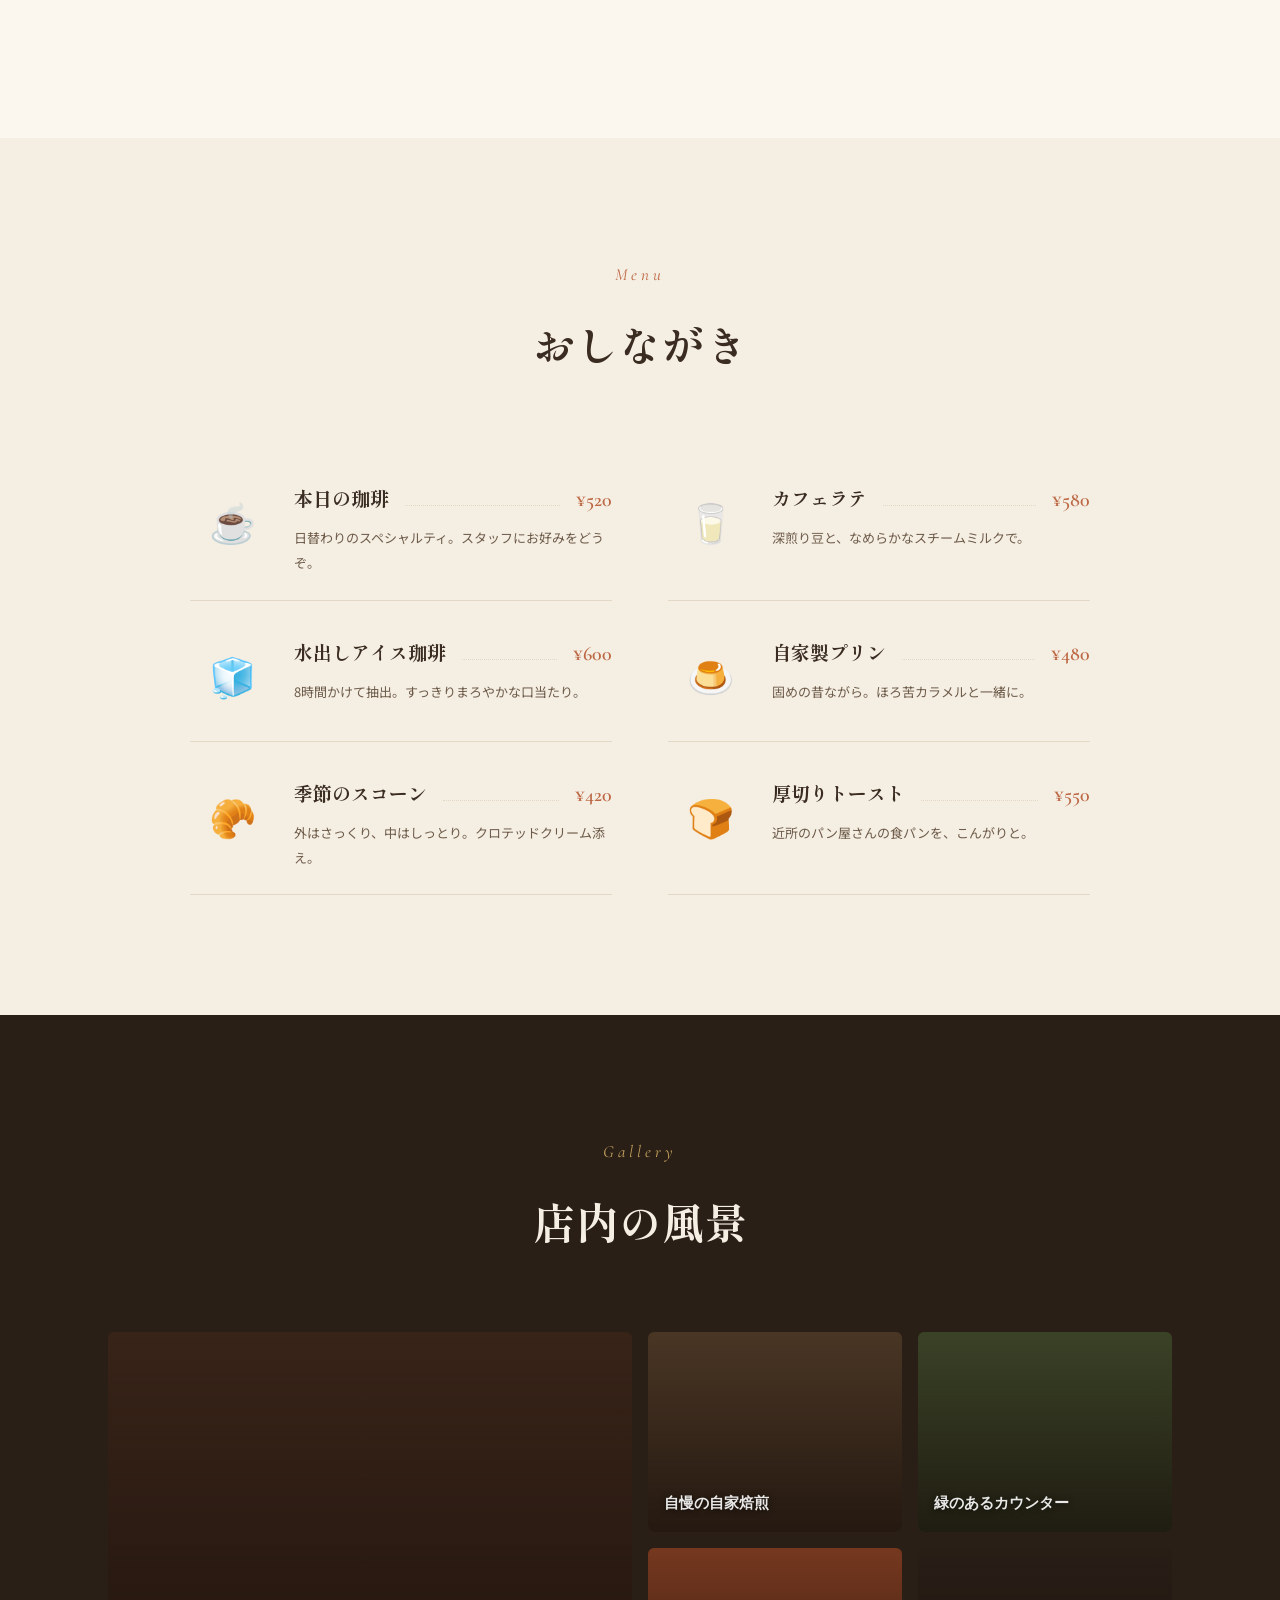
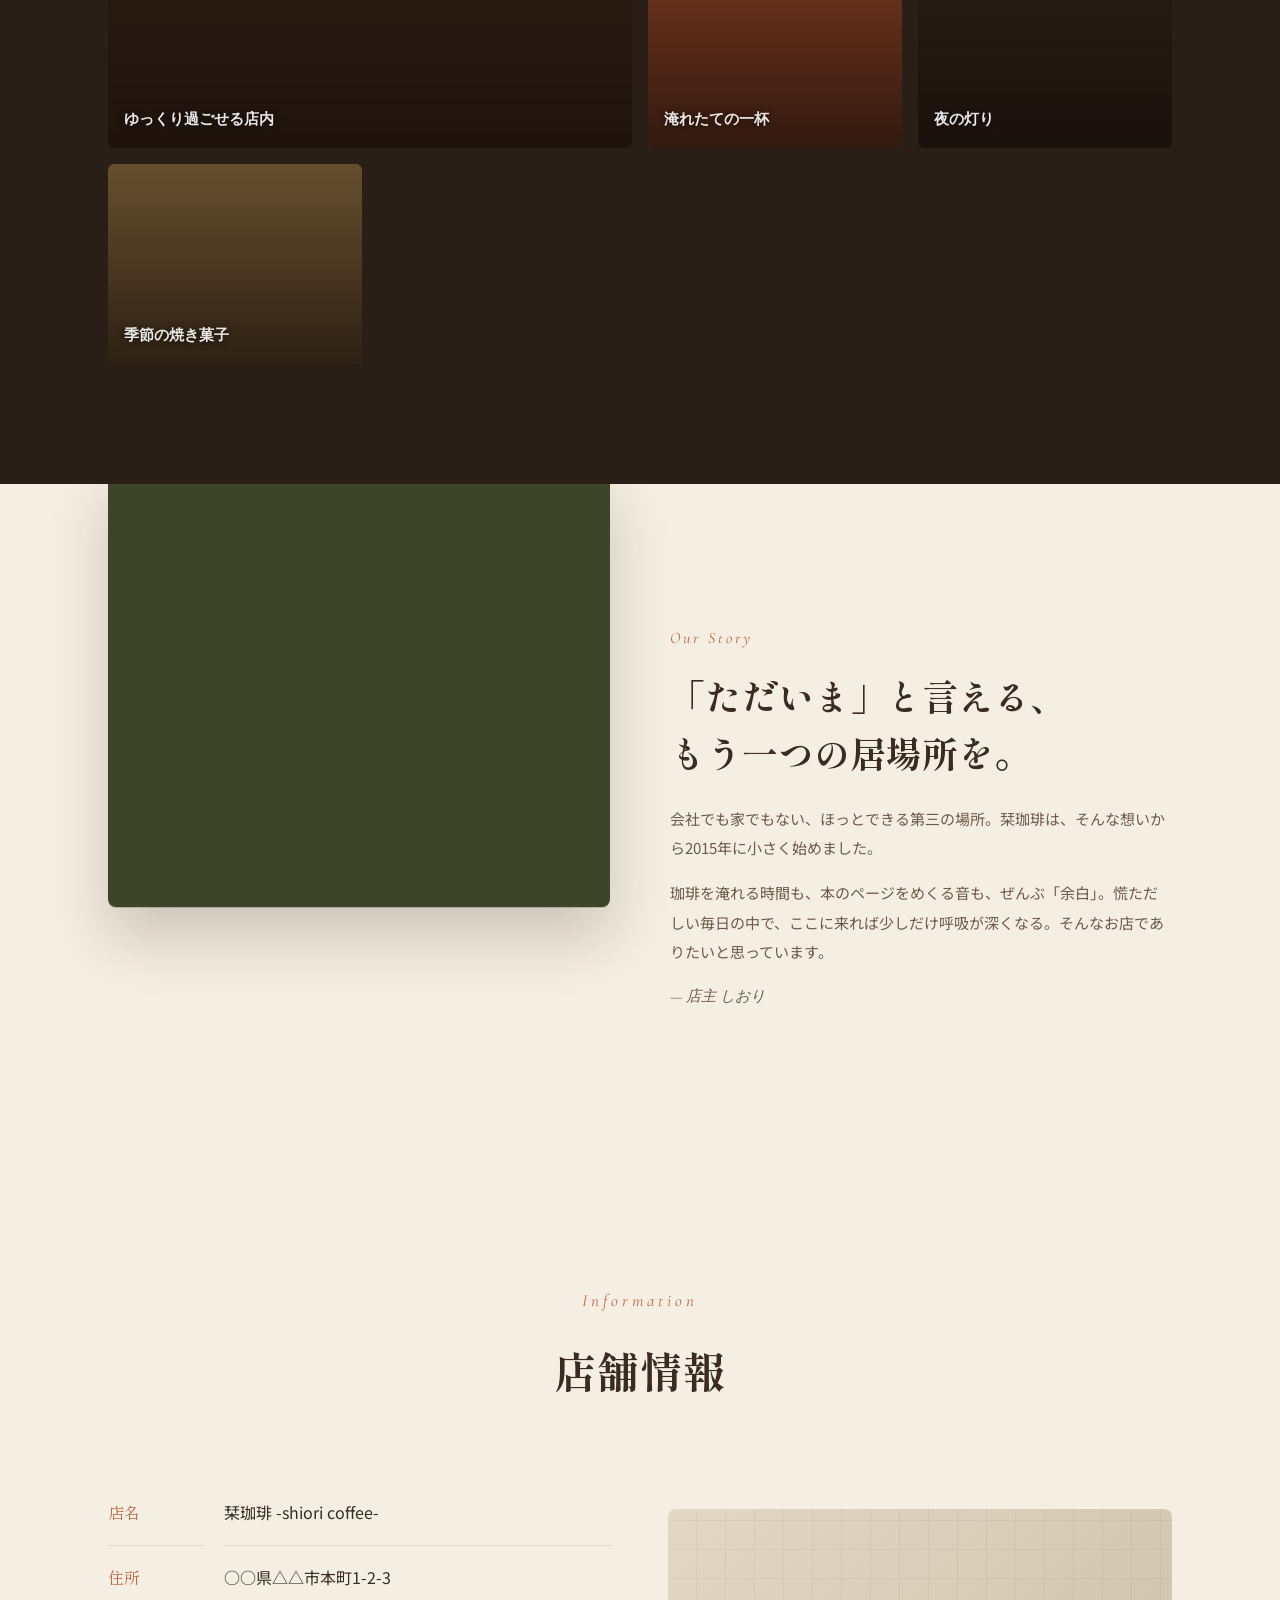
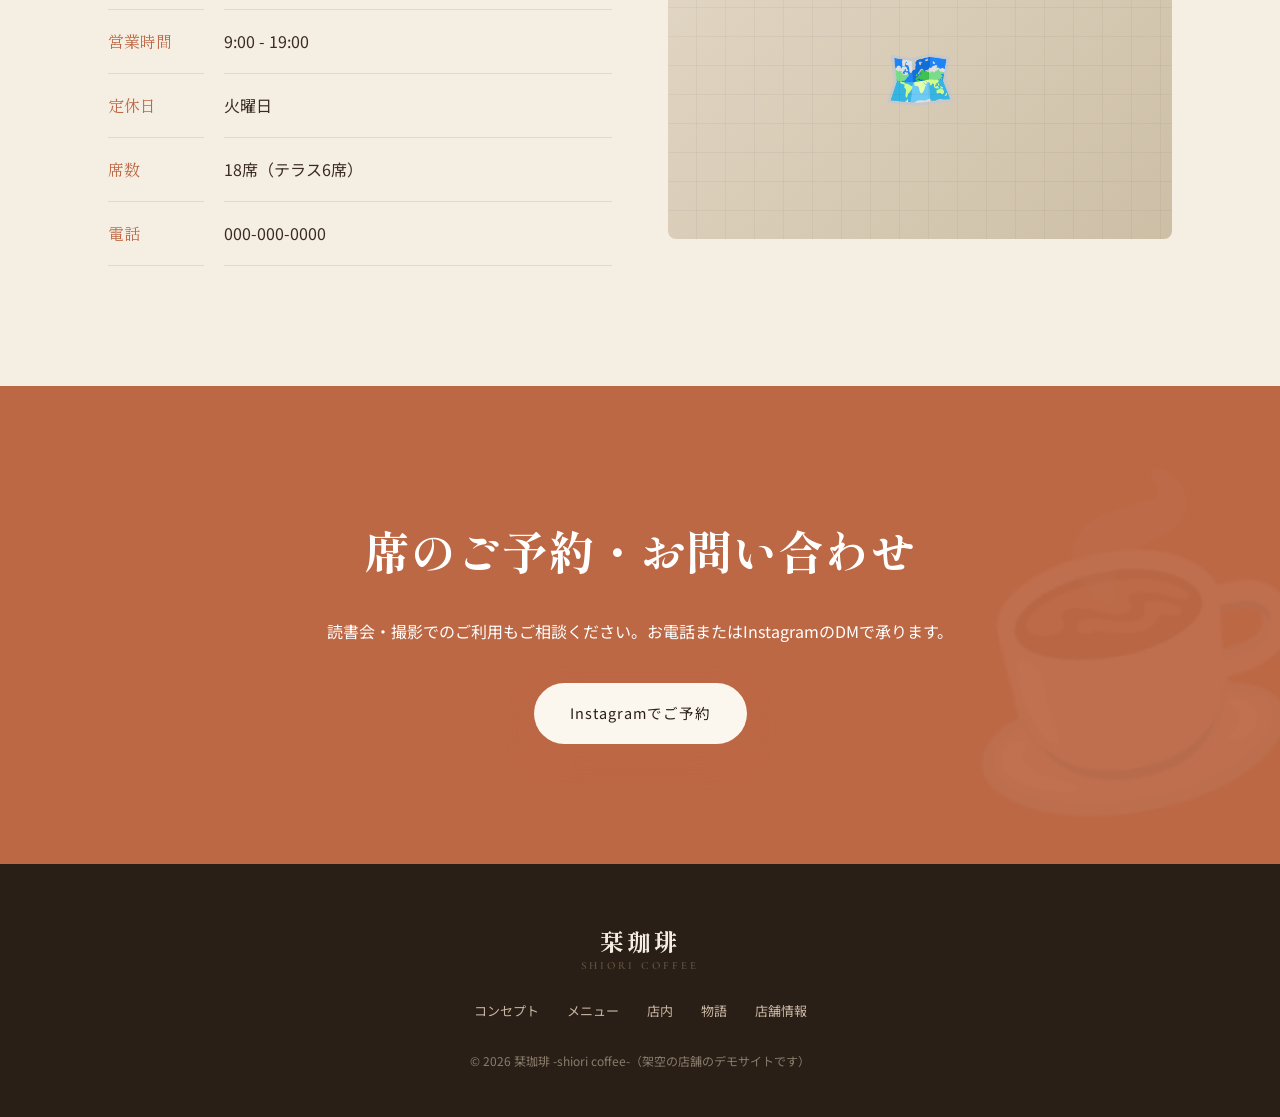
<file: works/cafe/index.html>
<!DOCTYPE html>
<html lang="ja">
<head>
<meta charset="UTF-8">
<meta name="viewport" content="width=device-width, initial-scale=1.0">
<title>栞珈琲 -shiori coffee-｜本と珈琲のある暮らし</title>
<meta name="description" content="栞珈琲は、自家焙煎のスペシャルティコーヒーと手作り焼き菓子の小さなカフェ。ゆっくり本が読める、街の止まり木です。">
<link rel="canonical" href="https://kazuma0604.github.io/Kojin-lab-site/works/cafe/">
<meta name="theme-color" content="#f5eee2">
<link rel="icon" href="data:image/svg+xml,%3Csvg xmlns='http://www.w3.org/2000/svg' viewBox='0 0 100 100'%3E%3Crect width='100' height='100' rx='20' fill='%23bd6845'/%3E%3Ctext x='50' y='52' font-size='62' text-anchor='middle' dominant-baseline='central'%3E%E2%98%95%3C/text%3E%3C/svg%3E">
<link rel="apple-touch-icon" href="data:image/svg+xml,%3Csvg xmlns='http://www.w3.org/2000/svg' viewBox='0 0 100 100'%3E%3Crect width='100' height='100' rx='20' fill='%23bd6845'/%3E%3Ctext x='50' y='52' font-size='62' text-anchor='middle' dominant-baseline='central'%3E%E2%98%95%3C/text%3E%3C/svg%3E">
<meta property="og:title" content="栞珈琲 -shiori coffee-｜本と珈琲のある暮らし">
<meta property="og:description" content="自家焙煎のスペシャルティコーヒーと手作り焼き菓子の小さなカフェ。本を片手に、何もしない時間を過ごせる街の止まり木です。">
<meta property="og:type" content="website">
<meta property="og:locale" content="ja_JP">
<meta property="og:url" content="https://kazuma0604.github.io/Kojin-lab-site/works/cafe/">
<meta property="og:site_name" content="個人開発Lab">
<meta property="og:image" content="https://kazuma0604.github.io/Kojin-lab-site/ogp.png">
<meta property="og:image:width" content="1200">
<meta property="og:image:height" content="630">
<meta property="og:image:alt" content="栞珈琲 -shiori coffee-｜本と珈琲のある暮らし">
<meta name="twitter:card" content="summary_large_image">
<meta name="twitter:title" content="栞珈琲 -shiori coffee-｜本と珈琲のある暮らし">
<meta name="twitter:description" content="自家焙煎のスペシャルティコーヒーと手作り焼き菓子の小さなカフェ。本を片手に、何もしない時間を過ごせる街の止まり木です。">
<meta name="twitter:image" content="https://kazuma0604.github.io/Kojin-lab-site/ogp.png">
<link rel="preconnect" href="https://fonts.googleapis.com">
<link rel="preconnect" href="https://fonts.gstatic.com" crossorigin>
<link href="https://fonts.googleapis.com/css2?family=Shippori+Mincho:wght@500;600;700;800&family=Cormorant+Garamond:ital,wght@0,500;0,600;1,500&family=Noto+Sans+JP:wght@400;500;700&display=swap" rel="stylesheet">
<style>
:root{
  --cream:#f5eee2; --paper:#fbf7ef; --espresso:#2a1f17; --ink:#3a2c20; --soft:#6d5b4a;
  --terra:#bd6845; --terra-d:#a4542f; --gold:#c2a05c; --sage:#717c5d; --line:#e3d8c6;
  --serif:"Shippori Mincho",serif; --garamond:"Cormorant Garamond",serif; --sans:"Noto Sans JP",sans-serif;
  --ease:cubic-bezier(.16,1,.3,1);
}
*{margin:0;padding:0;box-sizing:border-box}
html{scroll-behavior:smooth;overflow-x:hidden}
body{font-family:var(--sans);color:var(--ink);background:var(--cream);line-height:1.95;-webkit-font-smoothing:antialiased;overflow-x:hidden}
a{color:inherit;text-decoration:none}
img{max-width:100%}
.wrap{max-width:1120px;margin:0 auto;padding:0 28px}
.serif{font-family:var(--serif)}
.grain{position:fixed;inset:0;z-index:1;pointer-events:none;opacity:.04;mix-blend-mode:multiply;
  background-image:url("data:image/svg+xml,%3Csvg xmlns='http://www.w3.org/2000/svg' width='180' height='180'%3E%3Cfilter id='n'%3E%3CfeTurbulence type='fractalNoise' baseFrequency='.9' numOctaves='2'/%3E%3C/filter%3E%3Crect width='100%25' height='100%25' filter='url(%23n)'/%3E%3C/svg%3E")}
.demo-ribbon{position:fixed;top:16px;left:-44px;transform:rotate(-45deg);background:var(--terra);color:#fff;font-size:11px;letter-spacing:2px;padding:6px 52px;z-index:400;box-shadow:0 4px 14px rgba(0,0,0,.18)}
header{position:fixed;top:0;left:0;right:0;z-index:200;transition:.5s var(--ease)}
header.scd{background:rgba(251,247,239,.86);backdrop-filter:blur(10px);box-shadow:0 1px 0 var(--line)}
.hd{display:flex;align-items:center;justify-content:space-between;height:84px;transition:.5s}
header.scd .hd{height:68px}
.logo{font-family:var(--serif);font-size:24px;font-weight:700;letter-spacing:3px;line-height:1.1}
.logo small{display:block;font-family:var(--garamond);font-size:11px;letter-spacing:3px;color:var(--soft);font-weight:500}
.gnav{display:flex;gap:34px;align-items:center}
.gnav a{font-size:13.5px;letter-spacing:.5px;color:var(--ink);position:relative;padding:4px 0}
.gnav a:not(.gbtn)::after{content:"";position:absolute;left:0;bottom:-2px;width:0;height:1px;background:var(--terra);transition:width .4s var(--ease)}
.gnav a:not(.gbtn):hover::after{width:100%}
.gbtn{border:1px solid var(--espresso);padding:11px 26px;border-radius:999px;font-size:13px;letter-spacing:1px;transition:.35s var(--ease)}
.gbtn:hover{background:var(--espresso);color:var(--cream);transform:translateY(-2px)}
.mtoggle{display:none;flex-direction:column;gap:6px;background:none;border:0;cursor:pointer;padding:6px;z-index:210}
.mtoggle span{width:26px;height:2px;background:var(--espresso);transition:.35s}
.mtoggle.on span:nth-child(1){transform:translateY(8px) rotate(45deg)}
.mtoggle.on span:nth-child(2){opacity:0}
.mtoggle.on span:nth-child(3){transform:translateY(-8px) rotate(-45deg)}
.hero{position:relative;min-height:100svh;display:grid;grid-template-columns:1.02fr .98fr;align-items:center;gap:50px;padding:130px 0 70px}
.hero-l{max-width:540px;position:relative;z-index:3}
.eyebrow{display:flex;align-items:center;gap:14px;font-family:var(--garamond);color:var(--terra);letter-spacing:3px;font-size:16px;font-style:italic;margin-bottom:30px}
.eyebrow::before{content:"";width:40px;height:1px;background:var(--terra)}
.hero h1{font-family:var(--serif);font-size:clamp(38px,5.4vw,62px);line-height:1.45;font-weight:700;margin-bottom:30px;letter-spacing:1px}
.hero h1 .em{color:var(--terra)}
.hero p.lead{color:var(--soft);margin-bottom:40px;font-size:16px}
.hero-actions{display:flex;gap:16px;flex-wrap:wrap;align-items:center}
.btn{display:inline-flex;align-items:center;gap:10px;padding:16px 36px;border-radius:999px;font-size:14.5px;letter-spacing:1px;transition:.4s var(--ease);position:relative;overflow:hidden}
.btn-fill{background:var(--terra);color:#fff;box-shadow:0 14px 30px rgba(189,104,69,.28)}
.btn-fill:hover{background:var(--terra-d);transform:translateY(-3px);box-shadow:0 20px 40px rgba(189,104,69,.36)}
.btn-line{color:var(--ink);border-bottom:1px solid var(--ink);border-radius:0;padding:6px 2px}
.btn-line .ar{transition:transform .35s var(--ease)}
.btn-line:hover .ar{transform:translateX(6px)}
.hero-r{position:relative;height:min(74vh,640px)}
.hero-photo{position:absolute;inset:0;border-radius:200px 200px 8px 8px;overflow:hidden;box-shadow:0 40px 80px rgba(42,31,23,.3);will-change:transform}
.hero-photo .bg{position:absolute;inset:0;background:radial-gradient(circle at 50% 35%,#6f4a32,#2a1f17 75%);display:flex;align-items:center;justify-content:center}
.cupwrap{position:relative;font-size:130px;filter:drop-shadow(0 20px 30px rgba(0,0,0,.4))}
.steam{position:absolute;top:-6px;left:50%;width:8px;height:46px;border-radius:8px;background:linear-gradient(transparent,rgba(255,255,255,.5));filter:blur(3px);opacity:0;animation:steam 4s ease-in-out infinite}
.steam.s2{left:42%;animation-delay:1.3s;height:40px}
.steam.s3{left:58%;animation-delay:2.4s;height:50px}
@keyframes steam{0%{opacity:0;transform:translate(-50%,0) scale(.8)}30%{opacity:.7}100%{opacity:0;transform:translate(-50%,-46px) scale(1.4)}}
.hero-stamp{position:absolute;bottom:22px;right:-14px;width:116px;height:116px;border-radius:50%;background:var(--paper);color:var(--espresso);display:flex;flex-direction:column;align-items:center;justify-content:center;font-family:var(--garamond);text-align:center;line-height:1.3;box-shadow:0 14px 30px rgba(0,0,0,.22);transform:rotate(-8deg);z-index:4;animation:spinwobble 14s ease-in-out infinite}
@keyframes spinwobble{0%,100%{transform:rotate(-8deg)}50%{transform:rotate(-2deg)}}
.hero-stamp b{font-family:var(--serif);font-size:26px;color:var(--terra)}
.hero-stamp span{font-size:10px;letter-spacing:2px}
.scroll-c{position:absolute;bottom:26px;left:50%;transform:translateX(-50%);font-family:var(--garamond);font-size:12px;letter-spacing:3px;color:var(--soft);writing-mode:vertical-rl;z-index:3}
.scroll-c::after{content:"";display:block;width:1px;height:40px;background:var(--soft);margin:10px auto 0;animation:slide 2s ease-in-out infinite}
@keyframes slide{0%{transform:scaleY(0);transform-origin:top}50%{transform:scaleY(1);transform-origin:top}50.1%{transform-origin:bottom}100%{transform:scaleY(0);transform-origin:bottom}}
.mq{border-top:1px solid var(--line);border-bottom:1px solid var(--line);overflow:hidden;padding:20px 0;background:var(--paper)}
.mqt{display:flex;gap:40px;white-space:nowrap;width:max-content;animation:mq 30s linear infinite}
.mqt span{font-family:var(--garamond);font-style:italic;font-size:24px;color:var(--soft)}
.mqt .dot{color:var(--terra);font-style:normal}
@keyframes mq{to{transform:translateX(-50%)}}
section{padding:120px 0;position:relative}
.shead{text-align:center;margin-bottom:70px}
.shead .en{font-family:var(--garamond);font-style:italic;letter-spacing:4px;color:var(--terra);font-size:17px}
.shead h2{font-family:var(--serif);font-size:clamp(28px,4vw,42px);margin-top:12px;letter-spacing:1px}
.concept{background:var(--paper)}
.concept-grid{display:grid;grid-template-columns:repeat(3,1fr);gap:40px}
.cc{text-align:center;padding:20px}
.cc .ico{font-size:50px;margin-bottom:22px;display:inline-block;transition:transform .5s var(--ease)}
.cc:hover .ico{transform:translateY(-8px) rotate(-6deg)}
.cc .no{font-family:var(--garamond);font-style:italic;color:var(--gold);font-size:18px;margin-bottom:6px}
.cc h3{font-family:var(--serif);font-size:21px;margin-bottom:14px}
.cc p{color:var(--soft);font-size:14.5px}
.menu-grid{display:grid;grid-template-columns:repeat(2,1fr);gap:8px 56px;max-width:900px;margin:0 auto}
.mi{display:flex;gap:20px;align-items:flex-start;padding:24px 0;border-bottom:1px solid var(--line);transition:.4s var(--ease)}
.mi:hover{padding-left:8px}
.mi .mph{width:84px;height:84px;border-radius:50%;flex-shrink:0;display:flex;align-items:center;justify-content:center;font-size:38px;background:var(--cream);transition:.4s var(--ease)}
.mi:hover .mph{transform:scale(1.06);box-shadow:0 10px 24px rgba(42,31,23,.12)}
.mi .mb{flex:1}
.mi .mt{display:flex;justify-content:space-between;align-items:baseline;gap:12px}
.mi h4{font-family:var(--serif);font-size:19px}
.mi .dots{flex:1;border-bottom:1px dotted var(--line);margin:0 4px 4px}
.mi .price{font-family:var(--garamond);color:var(--terra);font-weight:600;font-size:20px;white-space:nowrap}
.mi p{font-size:13px;color:var(--soft);margin-top:5px}
.gallery{background:var(--espresso);color:var(--cream)}
.gallery .shead h2{color:var(--cream)}
.gallery .shead .en{color:var(--gold)}
.gal-grid{display:grid;grid-template-columns:repeat(4,1fr);grid-auto-rows:200px;gap:16px}
.gal{border-radius:6px;display:flex;align-items:flex-end;justify-content:flex-start;font-size:46px;position:relative;overflow:hidden;cursor:pointer}
.gal::after{content:attr(data-cap);position:absolute;left:16px;bottom:14px;font-family:var(--garamond);font-size:15px;color:rgba(255,255,255,.9);opacity:1;transform:none;z-index:2;text-shadow:0 1px 6px rgba(0,0,0,.65);font-style:normal;font-weight:600;transition:.4s var(--ease)}
.gal:hover::after{opacity:1;transform:none}
.gal.big{grid-column:span 2;grid-row:span 2}
.g1{background:linear-gradient(135deg,#7a5238,#3a2519)}.g2{background:linear-gradient(135deg,#8a6a4a,#4c3826)}
.g3{background:linear-gradient(135deg,#6f7a5a,#3c4528)}.g4{background:linear-gradient(135deg,#bd6845,#7a3a20)}
.g5{background:linear-gradient(135deg,#5c4636,#2a1f17)}.g6{background:linear-gradient(135deg,#a88a5a,#6a5230)}
.story{background:var(--cream);overflow:hidden}
.story-grid{display:grid;grid-template-columns:1fr 1fr;gap:60px;align-items:center}
.story-img{height:440px;border-radius:8px;background:radial-gradient(circle at 40% 40%,#6f7a5a,#3c4528);display:flex;align-items:center;justify-content:center;box-shadow:0 30px 60px rgba(42,31,23,.2);will-change:transform}
.story-txt .en{font-family:var(--garamond);font-style:italic;color:var(--terra);letter-spacing:3px;font-size:16px}
.story-txt h2{font-family:var(--serif);font-size:clamp(26px,3.5vw,36px);margin:12px 0 22px;line-height:1.6}
.story-txt p{color:var(--soft);margin-bottom:16px;font-size:15px}
.sign{font-family:var(--garamond);font-style:italic;font-size:22px;color:var(--ink);margin-top:10px}
.info-grid{display:grid;grid-template-columns:1fr 1fr;gap:56px;align-items:center}
.info dl{display:grid;grid-template-columns:96px 1fr;gap:0 20px}
.info dt{font-family:var(--serif);color:var(--terra);padding:16px 0;border-bottom:1px solid var(--line)}
.info dd{padding:16px 0;border-bottom:1px solid var(--line)}
.info-map{height:330px;border-radius:8px;background:linear-gradient(135deg,#e3d8c6,#cdbfa6);display:flex;align-items:center;justify-content:center;font-size:60px;color:var(--soft);position:relative;overflow:hidden}
.info-map::before{content:"";position:absolute;inset:0;background:repeating-linear-gradient(0deg,transparent,transparent 28px,rgba(0,0,0,.04) 28px,rgba(0,0,0,.04) 29px),repeating-linear-gradient(90deg,transparent,transparent 28px,rgba(0,0,0,.04) 28px,rgba(0,0,0,.04) 29px)}
.cta{background:var(--terra);color:#fff;text-align:center;overflow:hidden;position:relative}
.cta::before{content:"☕";position:absolute;font-size:300px;opacity:.06;top:-60px;right:-30px;transform:rotate(-10deg)}
.cta h2{font-family:var(--serif);font-size:clamp(28px,4.5vw,46px);margin-bottom:20px;position:relative}
.cta p{margin-bottom:36px;opacity:.95;position:relative}
.cta .btn-fill{background:var(--paper);color:var(--espresso);position:relative}
.cta .btn-fill:hover{background:#fff}
footer{background:var(--espresso);color:var(--cream);text-align:center;padding:64px 0 44px}
footer .logo{color:var(--cream)}
footer .fnav{display:flex;gap:28px;justify-content:center;margin:26px 0;flex-wrap:wrap;font-size:13px}
footer .fnav a{color:#c9b7a2;transition:.3s}
footer .fnav a:hover{color:var(--gold)}
footer .cp{font-size:12px;color:#8a7c6c;margin-top:18px}
.rv{opacity:0;transform:translateY(36px);transition:opacity .9s var(--ease),transform .9s var(--ease)}
.rv.in{opacity:1;transform:none}
.rv.d1{transition-delay:.1s}.rv.d2{transition-delay:.2s}.rv.d3{transition-delay:.3s}
@media(max-width:960px){
  .hero{grid-template-columns:1fr;gap:36px}
  .hero-r{height:54vh;order:-1}.hero-photo{border-radius:140px 140px 8px 8px}
  .scroll-c{display:none}
  .concept-grid,.story-grid,.info-grid{grid-template-columns:1fr;gap:36px}
  .gal-grid{grid-template-columns:repeat(2,1fr);grid-auto-rows:160px}.gal.big{grid-column:span 2;grid-row:span 1}
}
@media(max-width:680px){
  .menu-grid{grid-template-columns:1fr;gap:0}
  .gnav{position:fixed;inset:0 0 0 auto;width:min(82vw,330px);height:100vh;flex-direction:column;align-items:flex-start;justify-content:center;gap:26px;padding:0 40px;background:var(--paper);box-shadow:-20px 0 60px rgba(0,0,0,.18);transform:translateX(100%);transition:transform .5s var(--ease)}
  .gnav.open{transform:none}.gnav a{font-size:18px}
  .mtoggle{display:flex}
  section{padding:84px 0}.hero{padding:118px 0 50px}
  .gal-grid{grid-template-columns:1fr 1fr;grid-auto-rows:130px}
  .hero-stamp{right:8px;width:104px;height:104px}
}
@media(prefers-reduced-motion:reduce){.rv{opacity:1;transform:none}*{animation:none!important}}
:focus-visible{outline:2px solid var(--terra);outline-offset:3px;border-radius:2px}
/* === 写真（フリー素材: Unsplash をホットリンク） === */
.gal::before{content:"";position:absolute;inset:0;background:linear-gradient(180deg,rgba(20,12,8,.04),rgba(20,12,8,.7));z-index:1}
.gal:hover::before{background:linear-gradient(180deg,rgba(20,12,8,0),rgba(20,12,8,.5))}
.story-img{font-size:0}
</style>
</head>
<body>
<div class="grain"></div>
<div class="demo-ribbon">DEMO</div>

<header id="hd">
  <div class="wrap hd">
    <a href="#top" class="logo">栞珈琲<small>SHIORI COFFEE</small></a>
    <nav class="gnav" id="gnav">
      <a href="#concept">コンセプト</a>
      <a href="#menu">メニュー</a>
      <a href="#gallery">店内</a>
      <a href="#story">物語</a>
      <a href="#info">店舗情報</a>
      <a href="#contact" class="gbtn">ご予約</a>
    </nav>
    <button class="mtoggle" id="mtoggle" aria-label="メニュー" aria-controls="gnav" aria-expanded="false"><span aria-hidden="true"></span><span aria-hidden="true"></span><span aria-hidden="true"></span></button>
  </div>
</header>

<main id="top">
  <section class="hero wrap" aria-labelledby="hero-h">
    <div class="hero-l">
      <p class="eyebrow rv">Book &amp; Coffee</p>
      <h1 class="rv d1" id="hero-h">ゆっくり、<br>一杯のための<br><span class="em">時間</span>を。</h1>
      <p class="lead rv d2">自家焙煎のスペシャルティコーヒーと、手作りの焼き菓子。<br>本を片手に、何もしない時間を過ごせる。そんな街の止まり木です。</p>
      <div class="hero-actions rv d3">
        <a href="#menu" class="btn btn-fill">メニューを見る</a>
        <a href="#info" class="btn btn-line">アクセス <span class="ar">→</span></a>
      </div>
    </div>
    <div class="hero-r">
      <div class="hero-photo" id="heroPhoto" role="img" aria-label="淹れたてのコーヒーカップ">
        <div class="bg" style="background:#2a1f17 url('https://images.unsplash.com/photo-1485182708500-e8f1f318ba72?w=1100&q=80&auto=format&fit=crop') center/cover"></div>
      </div>
      <div class="hero-stamp"><span>自家焙煎</span><b>2015</b><span>SINCE</span></div>
    </div>
    <div class="scroll-c">SCROLL</div>
  </section>

  <div class="mq"><div class="mqt">
    <span>自家焙煎</span><span class="dot" aria-hidden="true">✦</span><span>手作り焼き菓子</span><span class="dot" aria-hidden="true">✦</span><span>本のある空間</span><span class="dot" aria-hidden="true">✦</span><span>スペシャルティ</span><span class="dot" aria-hidden="true">✦</span>
    <span aria-hidden="true">自家焙煎</span><span class="dot" aria-hidden="true">✦</span><span aria-hidden="true">手作り焼き菓子</span><span class="dot" aria-hidden="true">✦</span><span aria-hidden="true">本のある空間</span><span class="dot" aria-hidden="true">✦</span><span aria-hidden="true">スペシャルティ</span><span class="dot" aria-hidden="true">✦</span>
  </div></div>

  <section class="concept" id="concept" aria-labelledby="concept-h">
    <div class="wrap">
      <div class="shead"><span class="en rv">Our Concept</span><h2 class="rv d1" id="concept-h">栞珈琲の、こだわり</h2></div>
      <div class="concept-grid">
        <div class="cc rv"><div class="ico">🫘</div><div class="no">01</div><h3>自家焙煎</h3><p>週に一度、店内の焙煎機で少量ずつ。豆の個性を引き出した、香り高い一杯を。</p></div>
        <div class="cc rv d1"><div class="ico">🍰</div><div class="no">02</div><h3>手作り焼き菓子</h3><p>季節の素材を使ったスコーンやパウンドケーキ。コーヒーに寄り添う甘さです。</p></div>
        <div class="cc rv d2"><div class="ico">📖</div><div class="no">03</div><h3>本のある空間</h3><p>店主が選んだ約500冊の本棚。気に入った一冊は、そのまま読書席へどうぞ。</p></div>
      </div>
    </div>
  </section>

  <section id="menu" aria-labelledby="menu-h">
    <div class="wrap">
      <div class="shead"><span class="en rv">Menu</span><h2 class="rv d1" id="menu-h">おしながき</h2></div>
      <div class="menu-grid">
        <div class="mi rv"><div class="mph">☕</div><div class="mb"><div class="mt"><h4>本日の珈琲</h4><span class="dots"></span><span class="price">¥520</span></div><p>日替わりのスペシャルティ。スタッフにお好みをどうぞ。</p></div></div>
        <div class="mi rv"><div class="mph">🥛</div><div class="mb"><div class="mt"><h4>カフェラテ</h4><span class="dots"></span><span class="price">¥580</span></div><p>深煎り豆と、なめらかなスチームミルクで。</p></div></div>
        <div class="mi rv"><div class="mph">🧊</div><div class="mb"><div class="mt"><h4>水出しアイス珈琲</h4><span class="dots"></span><span class="price">¥600</span></div><p>8時間かけて抽出。すっきりまろやかな口当たり。</p></div></div>
        <div class="mi rv"><div class="mph">🍮</div><div class="mb"><div class="mt"><h4>自家製プリン</h4><span class="dots"></span><span class="price">¥480</span></div><p>固めの昔ながら。ほろ苦カラメルと一緒に。</p></div></div>
        <div class="mi rv"><div class="mph">🥐</div><div class="mb"><div class="mt"><h4>季節のスコーン</h4><span class="dots"></span><span class="price">¥420</span></div><p>外はさっくり、中はしっとり。クロテッドクリーム添え。</p></div></div>
        <div class="mi rv"><div class="mph">🍞</div><div class="mb"><div class="mt"><h4>厚切りトースト</h4><span class="dots"></span><span class="price">¥550</span></div><p>近所のパン屋さんの食パンを、こんがりと。</p></div></div>
      </div>
    </div>
  </section>

  <section class="gallery" id="gallery" aria-labelledby="gallery-h">
    <div class="wrap">
      <div class="shead"><span class="en rv">Gallery</span><h2 class="rv d1" id="gallery-h">店内の風景</h2></div>
      <div class="gal-grid">
        <div class="gal g1 big rv" role="img" aria-label="ゆっくり過ごせる店内" data-cap="ゆっくり過ごせる店内" style="background:#3a2519 url('https://images.unsplash.com/photo-1554118811-1e0d58224f24?w=900&q=80&auto=format&fit=crop') center/cover"></div>
        <div class="gal g2 rv d1" role="img" aria-label="自慢の自家焙煎" data-cap="自慢の自家焙煎" style="background:#4c3826 url('https://images.unsplash.com/photo-1442550528053-c431ecb55509?w=600&q=80&auto=format&fit=crop') center/cover"></div>
        <div class="gal g3 rv d2" role="img" aria-label="緑のあるカウンター" data-cap="緑のあるカウンター" style="background:#3c4528 url('https://images.unsplash.com/photo-1453614512568-c4024d13c247?w=600&q=80&auto=format&fit=crop') center/cover"></div>
        <div class="gal g4 rv" role="img" aria-label="淹れたての一杯" data-cap="淹れたての一杯" style="background:#7a3a20 url('https://images.unsplash.com/photo-1509042239860-f550ce710b93?w=600&q=80&auto=format&fit=crop') center/cover"></div>
        <div class="gal g5 rv d1" role="img" aria-label="夜の灯り" data-cap="夜の灯り" style="background:#2a1f17 url('https://images.unsplash.com/photo-1501339847302-ac426a4a7cbb?w=600&q=80&auto=format&fit=crop') center/cover"></div>
        <div class="gal g6 rv d2" role="img" aria-label="季節の焼き菓子" data-cap="季節の焼き菓子" style="background:#6a5230 url('https://images.unsplash.com/photo-1558961363-fa8fdf82db35?w=600&q=80&auto=format&fit=crop') center/cover"></div>
      </div>
    </div>
  </section>

  <section class="story" id="story" aria-labelledby="story-h">
    <div class="wrap">
      <div class="story-grid">
        <div class="story-img rv" id="storyImg" role="img" aria-label="本のある栞珈琲の店内" style="background:#3c4528 url('https://images.unsplash.com/photo-1521017432531-fbd92d768814?w=900&q=80&auto=format&fit=crop') center/cover"></div>
        <div class="story-txt">
          <span class="en rv">Our Story</span>
          <h2 class="rv d1" id="story-h">「ただいま」と言える、<br>もう一つの居場所を。</h2>
          <p class="rv d1">会社でも家でもない、ほっとできる第三の場所。栞珈琲は、そんな想いから2015年に小さく始めました。</p>
          <p class="rv d2">珈琲を淹れる時間も、本のページをめくる音も、ぜんぶ「余白」。慌ただしい毎日の中で、ここに来れば少しだけ呼吸が深くなる。そんなお店でありたいと思っています。</p>
          <p class="sign rv d2">— 店主 しおり</p>
        </div>
      </div>
    </div>
  </section>

  <section id="info" aria-labelledby="info-h">
    <div class="wrap">
      <div class="shead"><span class="en rv">Information</span><h2 class="rv d1" id="info-h">店舗情報</h2></div>
      <div class="info-grid info">
        <dl class="rv">
          <dt>店名</dt><dd>栞珈琲 -shiori coffee-</dd>
          <dt>住所</dt><dd>○○県△△市本町1-2-3</dd>
          <dt>営業時間</dt><dd>9:00 - 19:00</dd>
          <dt>定休日</dt><dd>火曜日</dd>
          <dt>席数</dt><dd>18席（テラス6席）</dd>
          <dt>電話</dt><dd>000-000-0000</dd>
        </dl>
        <div class="info-map rv d1">🗺️</div>
      </div>
    </div>
  </section>

  <section class="cta" id="contact" aria-labelledby="contact-h">
    <div class="wrap">
      <h2 class="rv" id="contact-h">席のご予約・お問い合わせ</h2>
      <p class="rv d1">読書会・撮影でのご利用もご相談ください。お電話またはInstagramのDMで承ります。</p>
      <a href="#" class="btn btn-fill rv d2" onclick="return false" aria-disabled="true">Instagramでご予約</a>
    </div>
  </section>
</main>

<footer>
  <div class="wrap">
    <a href="#top" class="logo">栞珈琲<small>SHIORI COFFEE</small></a>
    <div class="fnav"><a href="#concept">コンセプト</a><a href="#menu">メニュー</a><a href="#gallery">店内</a><a href="#story">物語</a><a href="#info">店舗情報</a></div>
    <p class="cp">© 2026 栞珈琲 -shiori coffee-（架空の店舗のデモサイトです）</p>
  </div>
</footer>

<script>
(function(){
  "use strict";
  var SCROLL_SHRINK_PX=30;       // ヘッダー縮小を始めるスクロール量
  var REVEAL_RATIO=0.9;          // 要素出現の判定（ビューポート高の割合）
  var REVEAL_FALLBACK_MS=1600;   // 出現アニメの保険フォールバック
  var HERO_PARALLAX=0.06;        // ヒーロー写真のパララックス係数
  var STORY_PARALLAX=-0.04;      // 物語写真のパララックス係数

  var hd=document.getElementById('hd');
  if(hd){window.addEventListener('scroll',function(){hd.classList.toggle('scd',window.scrollY>SCROLL_SHRINK_PX);},{passive:true});}

  var gnav=document.getElementById('gnav'),mt=document.getElementById('mtoggle');
  if(gnav&&mt){
    mt.addEventListener('click',function(){
      gnav.classList.toggle('open');
      mt.classList.toggle('on');
      mt.setAttribute('aria-expanded',mt.classList.contains('on')?'true':'false');
    });
    gnav.querySelectorAll('a').forEach(function(a){
      a.addEventListener('click',function(){
        gnav.classList.remove('open');
        mt.classList.remove('on');
        mt.setAttribute('aria-expanded','false');
      });
    });
  }

  var rvs=[].slice.call(document.querySelectorAll('.rv'));
  function rev(){
    var t=window.innerHeight*REVEAL_RATIO;
    for(var i=0;i<rvs.length;i++){
      var el=rvs[i];
      if(el.classList.contains('in'))continue;
      if(el.getBoundingClientRect().top<t)el.classList.add('in');
    }
  }
  window.addEventListener('scroll',rev,{passive:true});
  window.addEventListener('resize',rev);
  rev();
  window.setTimeout(function(){rvs.forEach(function(el){el.classList.add('in');});},REVEAL_FALLBACK_MS);

  var hp=document.getElementById('heroPhoto'),si=document.getElementById('storyImg');
  window.addEventListener('scroll',function(){
    var y=window.scrollY;
    if(hp)hp.style.transform='translateY('+(y*HERO_PARALLAX)+'px)';
    if(si){var r=si.getBoundingClientRect();si.style.transform='translateY('+((r.top-window.innerHeight/2)*STORY_PARALLAX)+'px)';}
  },{passive:true});
})();
</script>
</body>
</html>
</file>
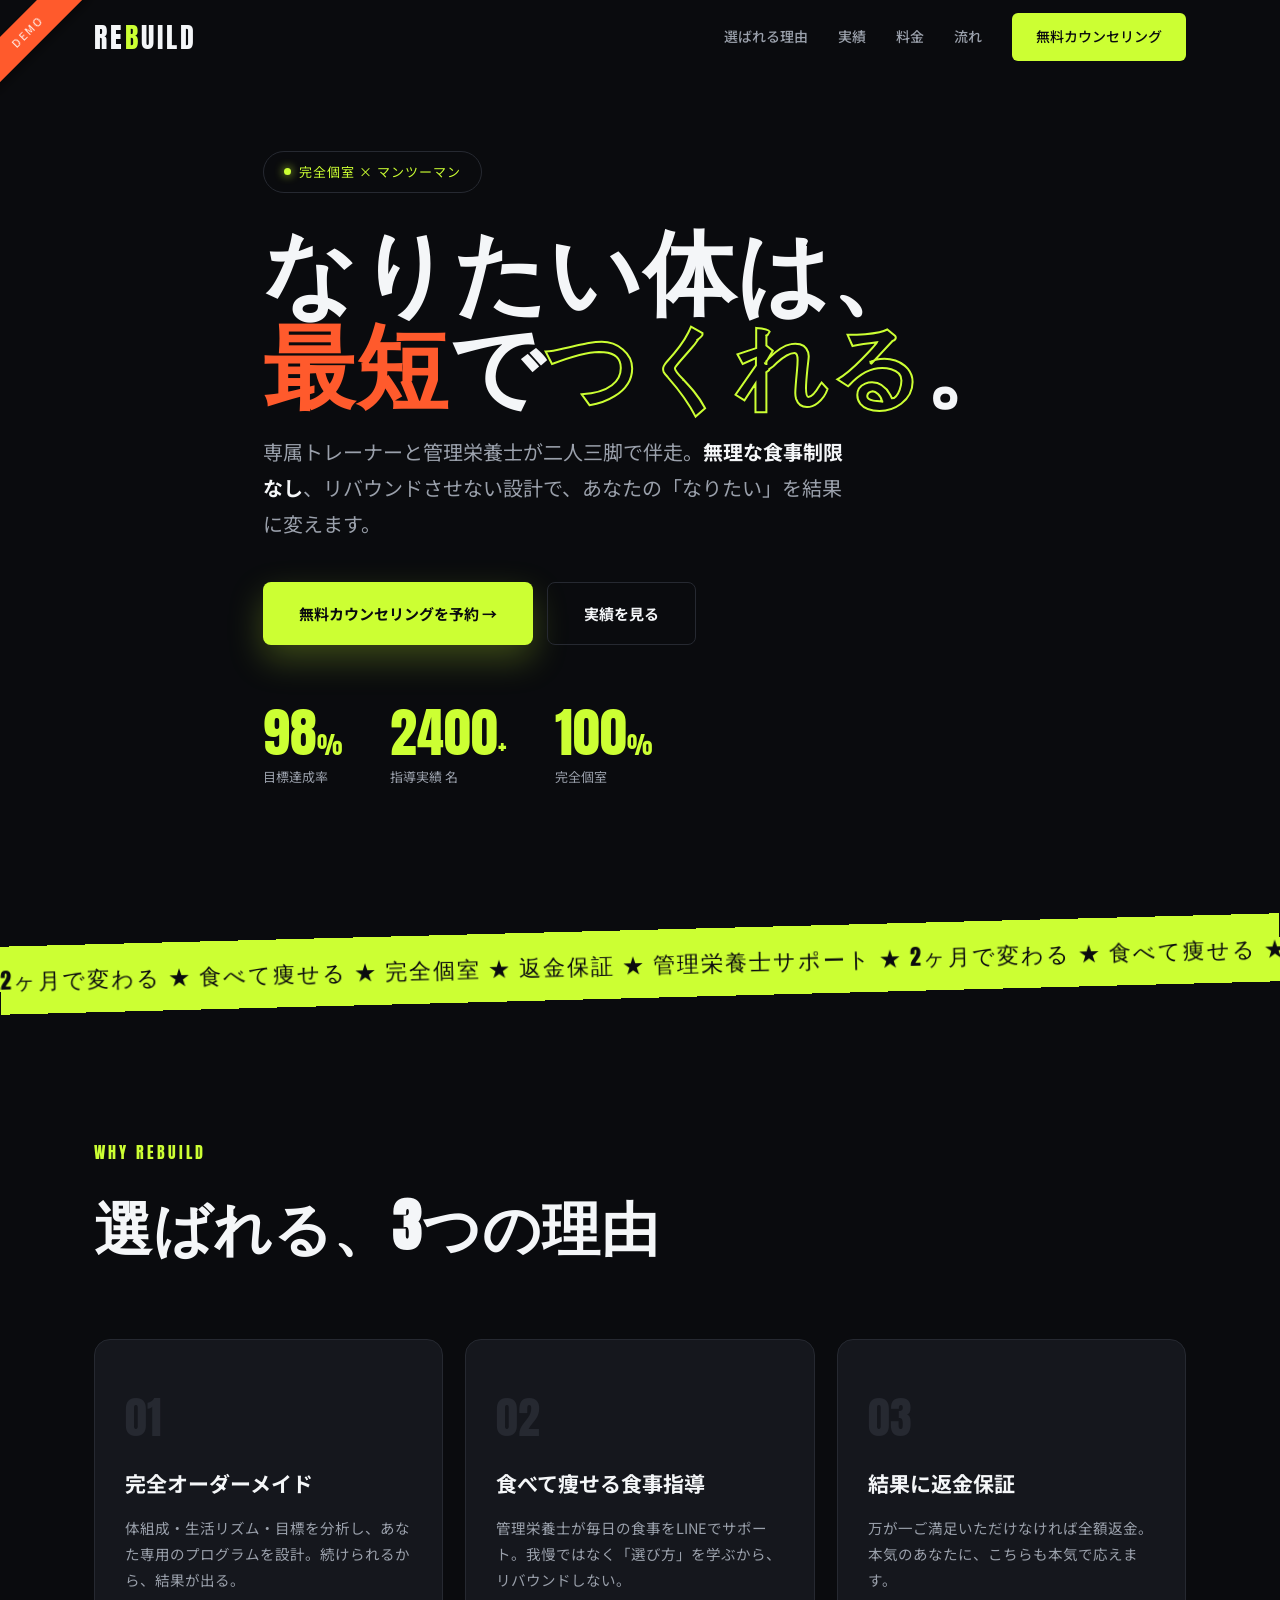
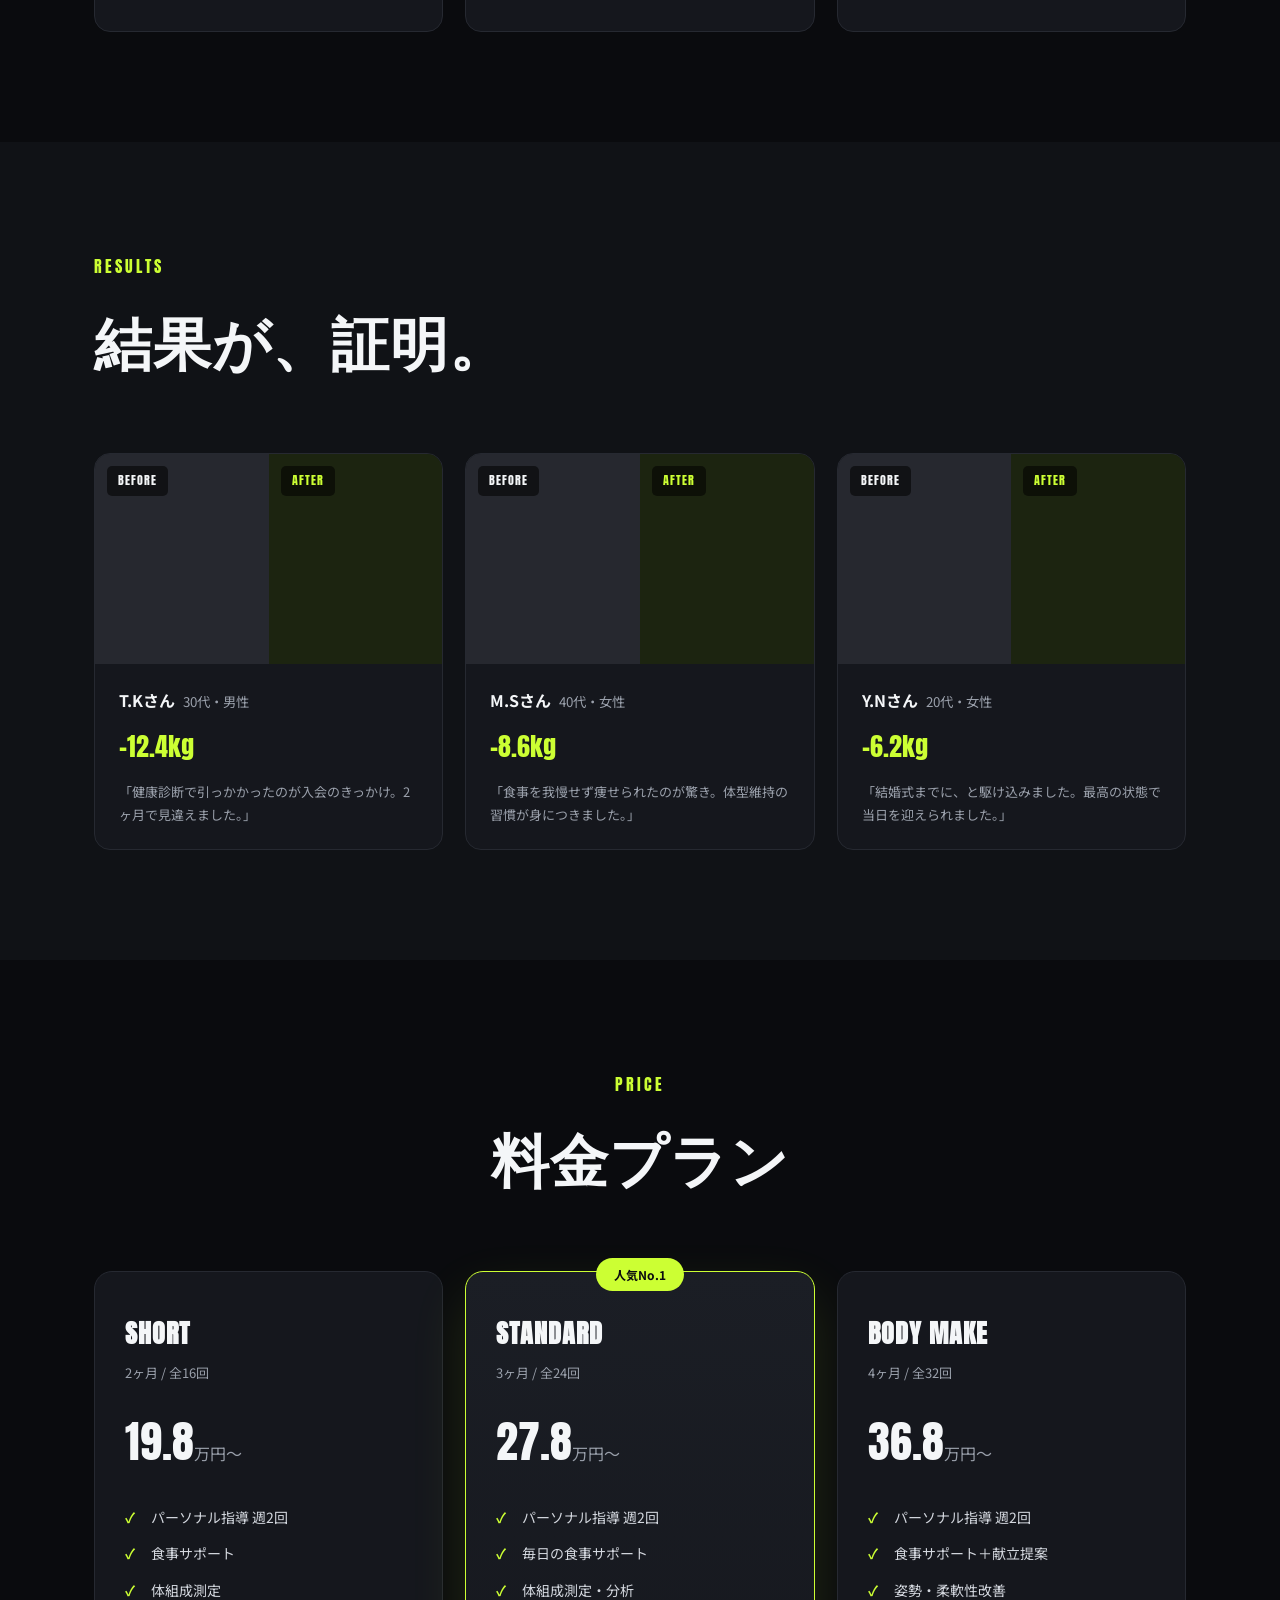
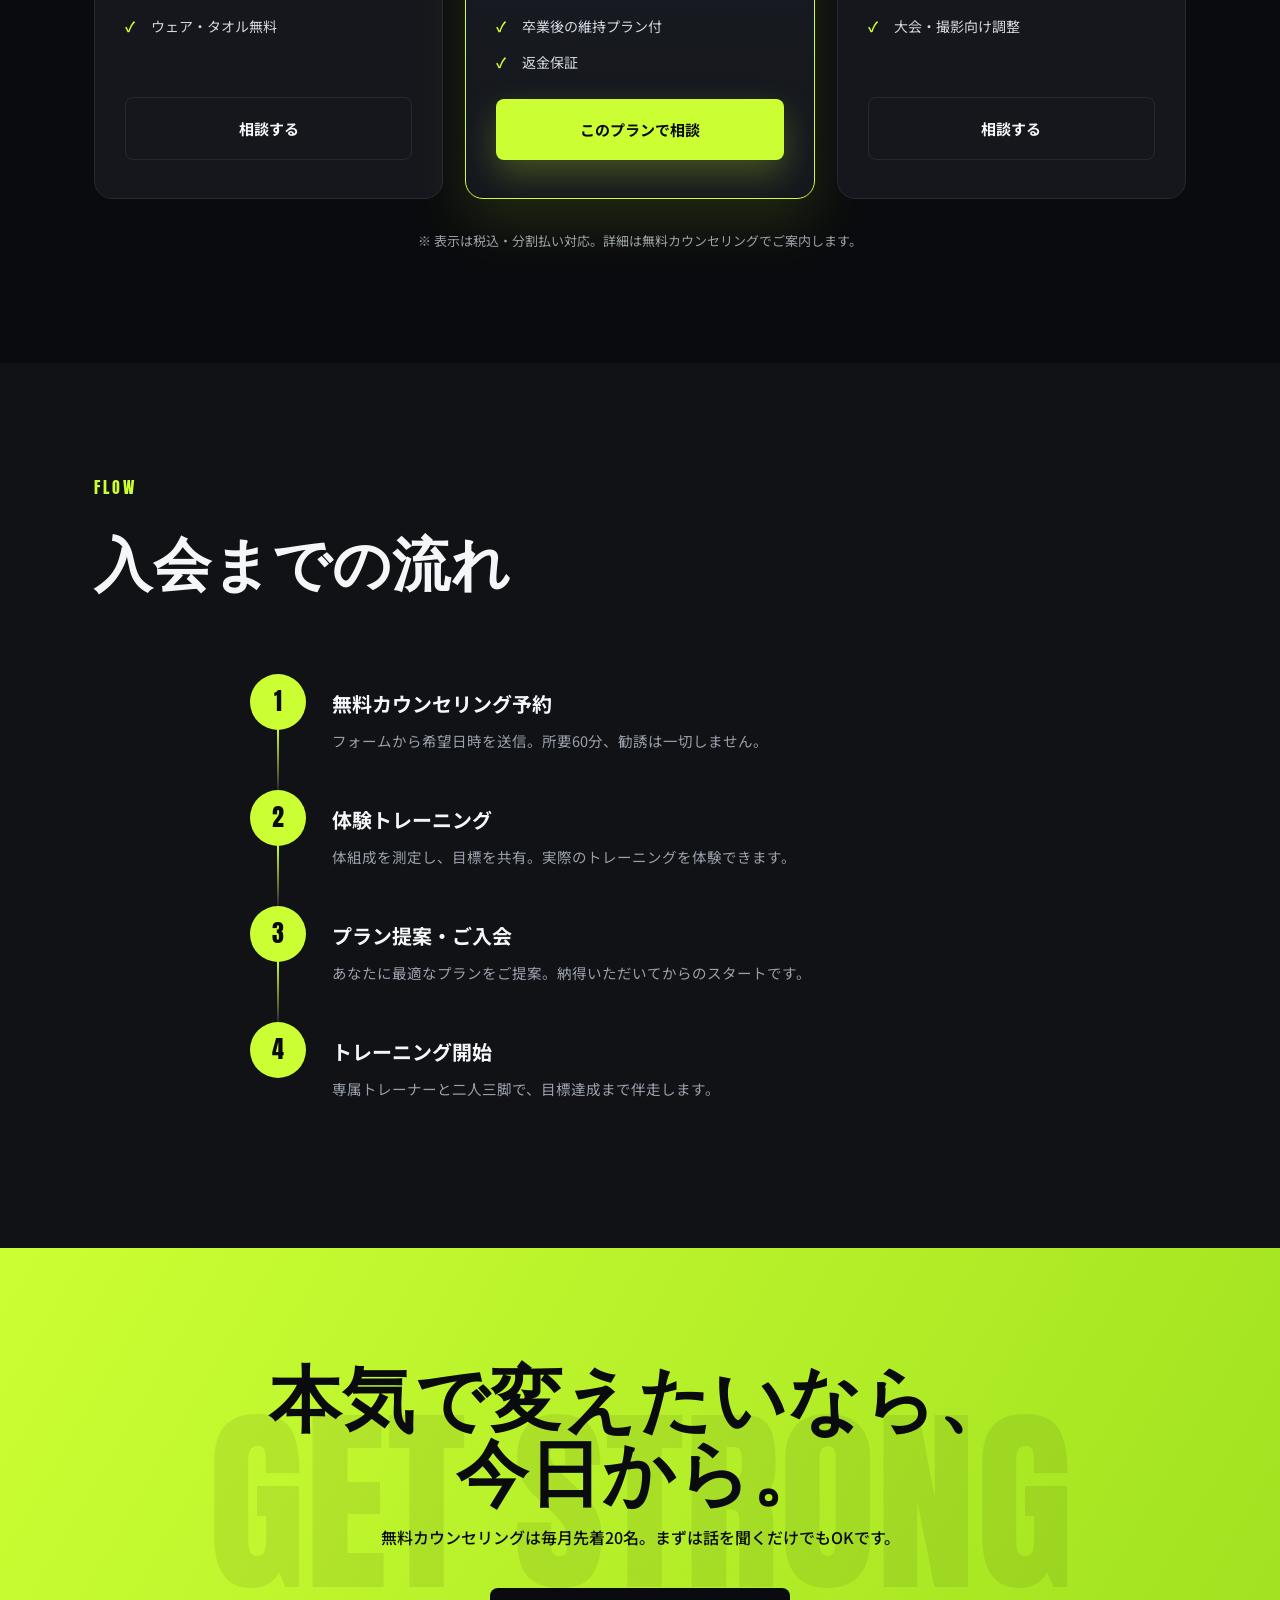
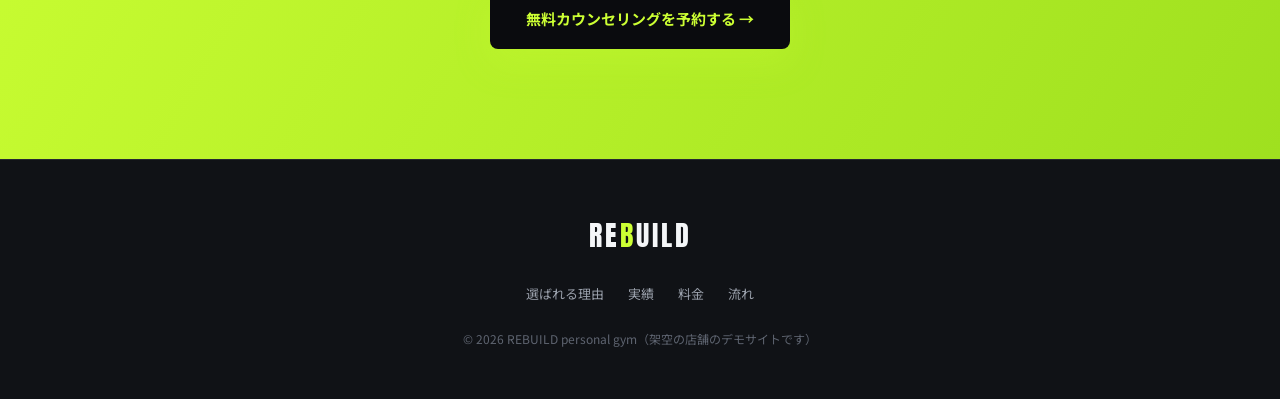
<file: works/gym/index.html>
<!DOCTYPE html>
<html lang="ja">
<head>
<meta charset="UTF-8">
<meta name="viewport" content="width=device-width, initial-scale=1.0">
<title>REBUILD｜結果にコミットするパーソナルジム</title>
<meta name="description" content="REBUILDは完全個室・マンツーマンのパーソナルジム。専属トレーナーと管理栄養士が、あなたの「なりたい」を最短で実現します。無料カウンセリング受付中。">
<link rel="canonical" href="https://kazuma0604.github.io/Kojin-lab-site/works/gym/">
<meta name="theme-color" content="#0a0b0e">
<link rel="icon" href="data:image/svg+xml,%3Csvg%20xmlns='http://www.w3.org/2000/svg'%20viewBox='0%200%20100%20100'%3E%3Crect%20width='100'%20height='100'%20rx='20'%20fill='%230a0b0e'/%3E%3Ctext%20x='50'%20y='72'%20font-family='Arial,sans-serif'%20font-size='64'%20font-weight='700'%20text-anchor='middle'%20fill='%23ccff33'%3EB%3C/text%3E%3C/svg%3E">
<link rel="apple-touch-icon" href="data:image/svg+xml,%3Csvg%20xmlns='http://www.w3.org/2000/svg'%20viewBox='0%200%20180%20180'%3E%3Crect%20width='180'%20height='180'%20rx='40'%20fill='%230a0b0e'/%3E%3Ctext%20x='90'%20y='128'%20font-family='Arial,sans-serif'%20font-size='112'%20font-weight='700'%20text-anchor='middle'%20fill='%23ccff33'%3EB%3C/text%3E%3C/svg%3E">
<meta property="og:title" content="REBUILD｜結果にコミットするパーソナルジム">
<meta property="og:description" content="完全個室・マンツーマンのパーソナルジム。専属トレーナーと管理栄養士が、あなたの「なりたい」を最短で実現します。無料カウンセリング受付中。">
<meta property="og:type" content="website">
<meta property="og:locale" content="ja_JP">
<meta property="og:url" content="https://kazuma0604.github.io/Kojin-lab-site/works/gym/">
<meta property="og:site_name" content="REBUILD">
<meta property="og:image" content="https://kazuma0604.github.io/Kojin-lab-site/ogp.png">
<meta property="og:image:width" content="1200">
<meta property="og:image:height" content="630">
<meta property="og:image:alt" content="REBUILD｜結果にコミットするパーソナルジム">
<meta name="twitter:card" content="summary_large_image">
<meta name="twitter:title" content="REBUILD｜結果にコミットするパーソナルジム">
<meta name="twitter:description" content="完全個室・マンツーマンのパーソナルジム。専属トレーナーと管理栄養士が、あなたの「なりたい」を最短で実現します。無料カウンセリング受付中。">
<meta name="twitter:image" content="https://kazuma0604.github.io/Kojin-lab-site/ogp.png">
<link rel="preconnect" href="https://fonts.googleapis.com">
<link rel="preconnect" href="https://fonts.gstatic.com" crossorigin>
<link href="https://fonts.googleapis.com/css2?family=Anton&family=Noto+Sans+JP:wght@400;500;700;900&display=swap" rel="stylesheet">
<style>
:root{
  --bg:#0a0b0e; --bg2:#101216; --card:#15171d; --card2:#1b1e25; --line:#262931;
  --txt:#f4f6f8; --muted:#9aa0ab; --lime:#ccff33; --orange:#ff5a2c;
  --disp:"Anton",sans-serif; --sans:"Noto Sans JP",sans-serif; --ease:cubic-bezier(.16,1,.3,1);
}
*{margin:0;padding:0;box-sizing:border-box}
html{scroll-behavior:smooth;overflow-x:hidden}
body{font-family:var(--sans);background:var(--bg);color:var(--txt);line-height:1.8;-webkit-font-smoothing:antialiased;overflow-x:hidden}
a{color:inherit;text-decoration:none}
.wrap{max-width:1140px;margin:0 auto;padding:0 24px}
.disp{font-family:var(--disp);font-weight:400;letter-spacing:1px}
.demo-ribbon{position:fixed;top:16px;left:-44px;transform:rotate(-45deg);background:var(--orange);color:#fff;font-size:11px;letter-spacing:2px;padding:6px 52px;z-index:400;box-shadow:0 4px 14px rgba(0,0,0,.5)}
/* animated mesh bg */
.mesh{position:fixed;inset:0;z-index:0;pointer-events:none;overflow:hidden}
.mesh i{position:absolute;border-radius:50%;filter:blur(80px);opacity:.5}
.mesh .m1{width:520px;height:520px;background:rgba(204,255,51,.16);top:-120px;right:-80px;animation:float1 16s ease-in-out infinite}
.mesh .m2{width:460px;height:460px;background:rgba(255,90,44,.12);bottom:10%;left:-120px;animation:float2 20s ease-in-out infinite}
@keyframes float1{0%,100%{transform:translate(0,0)}50%{transform:translate(-60px,50px)}}
@keyframes float2{0%,100%{transform:translate(0,0)}50%{transform:translate(70px,-40px)}}
header{position:fixed;top:0;left:0;right:0;z-index:200;transition:.4s}
header.scd{background:rgba(10,11,14,.85);backdrop-filter:blur(12px);border-bottom:1px solid var(--line)}
.hd{display:flex;align-items:center;justify-content:space-between;height:74px}
.logo{font-family:var(--disp);font-size:28px;letter-spacing:3px}
.logo i{color:var(--lime);font-style:normal}
.gnav{display:flex;gap:30px;align-items:center}
.gnav a{font-size:14px;font-weight:500;color:var(--muted);transition:.25s;position:relative}
.gnav a:not(.gbtn):hover{color:var(--txt)}
.gbtn{background:var(--lime);color:#0a0b0e!important;padding:11px 24px;border-radius:6px;font-weight:700;font-size:13px;transition:.3s var(--ease)}
.gbtn:hover{transform:translateY(-2px);box-shadow:0 10px 24px rgba(204,255,51,.3)}
.mtoggle{display:none;flex-direction:column;gap:6px;background:none;border:0;cursor:pointer;z-index:210}
.mtoggle span{width:26px;height:2px;background:var(--txt);transition:.35s}
.mtoggle.on span:nth-child(1){transform:translateY(8px) rotate(45deg)}
.mtoggle.on span:nth-child(2){opacity:0}
.mtoggle.on span:nth-child(3){transform:translateY(-8px) rotate(-45deg)}
.hero{position:relative;min-height:100svh;display:flex;align-items:center;padding:110px 0 70px}
.hero-bg{position:absolute;inset:0;z-index:0;background:
  linear-gradient(90deg,rgba(10,11,14,.95) 0%,rgba(10,11,14,.72) 45%,rgba(10,11,14,.4) 100%),
  linear-gradient(0deg,rgba(10,11,14,.92) 0%,rgba(10,11,14,0) 55%),
  #0a0b0e url('https://images.unsplash.com/photo-1599058917212-d750089bc07e?w=1600&q=80&auto=format&fit=crop') center/cover}
.hero-inner{position:relative;max-width:820px;z-index:2}
.tagpill{display:inline-flex;align-items:center;gap:8px;border:1px solid var(--line);border-radius:999px;padding:8px 20px;font-size:13px;color:var(--lime);margin-bottom:28px;letter-spacing:1px}
.tagpill::before{content:"";width:7px;height:7px;border-radius:50%;background:var(--lime);box-shadow:0 0 10px var(--lime);animation:bp 1.6s ease-in-out infinite}
@keyframes bp{50%{opacity:.4}}
.hero h1{font-family:var(--disp);font-size:clamp(40px,7.4vw,92px);line-height:1.02;letter-spacing:1px;margin-bottom:26px}
.hero h1 .o{color:var(--orange)}
.hero h1 .ol{-webkit-text-stroke:2px var(--lime);color:transparent}
.hero .lead{font-size:clamp(15px,2vw,20px);color:var(--muted);max-width:580px;margin-bottom:40px}
.hero .lead b{color:var(--txt);font-weight:700}
.hero-actions{display:flex;gap:14px;flex-wrap:wrap}
.btn{display:inline-flex;align-items:center;gap:8px;padding:17px 36px;border-radius:8px;font-weight:700;font-size:15px;transition:.3s var(--ease)}
.btn-fill{background:var(--lime);color:#0a0b0e;box-shadow:0 14px 34px rgba(204,255,51,.25)}
.btn-fill:hover{transform:translateY(-3px);box-shadow:0 22px 50px rgba(204,255,51,.4)}
.btn-line{border:1px solid var(--line);color:var(--txt)}
.btn-line:hover{border-color:var(--lime);background:rgba(204,255,51,.06)}
.hero-stats{display:flex;gap:48px;margin-top:60px;flex-wrap:wrap}
.hstat .n{font-family:var(--disp);font-size:54px;color:var(--lime);line-height:1}
.hstat .n small{font-size:24px}
.hstat .l{font-size:13px;color:var(--muted);margin-top:6px}
.mq{background:var(--lime);color:#0a0b0e;overflow:hidden;padding:14px 0;transform:rotate(-1.5deg);margin:30px 0;position:relative;z-index:2}
.mqt{display:flex;gap:34px;white-space:nowrap;width:max-content;animation:mq 20s linear infinite;font-family:var(--disp);font-size:22px;letter-spacing:2px}
@keyframes mq{to{transform:translateX(-50%)}}
section{padding:110px 0;position:relative;z-index:2}
.shead{margin-bottom:60px}
.shead .en{font-family:var(--disp);color:var(--lime);letter-spacing:3px;font-size:16px}
.shead h2{font-family:var(--disp);font-size:clamp(32px,5.5vw,58px);letter-spacing:1px;margin-top:8px}
.shead.ctr{text-align:center}
.reasons{display:grid;grid-template-columns:repeat(3,1fr);gap:22px}
.rc{background:var(--card);border:1px solid var(--line);border-radius:16px;padding:38px 30px;transition:.4s var(--ease);position:relative;overflow:hidden}
.rc::after{content:"";position:absolute;inset:0;background:radial-gradient(300px circle at var(--mx,50%) var(--my,0%),rgba(204,255,51,.1),transparent 40%);opacity:0;transition:.4s}
.rc:hover{transform:translateY(-8px);border-color:var(--lime)}
.rc:hover::after{opacity:1}
.rc .num{font-family:var(--disp);font-size:44px;color:var(--line);transition:.4s}
.rc:hover .num{color:var(--lime)}
.rc h3{font-size:21px;margin:8px 0 12px}
.rc p{color:var(--muted);font-size:14.5px}
.ba{background:var(--bg2)}
.ba-grid{display:grid;grid-template-columns:repeat(3,1fr);gap:22px}
.bac{background:var(--card);border-radius:16px;overflow:hidden;border:1px solid var(--line);transition:.4s var(--ease)}
.bac:hover{transform:translateY(-6px);border-color:var(--line)}
.bac .imgs{display:grid;grid-template-columns:1fr 1fr;height:210px}
.bac .ph{display:flex;align-items:center;justify-content:center;font-size:50px;position:relative}
.bac .ph span{position:absolute;top:12px;left:12px;font-family:var(--disp);font-size:12px;letter-spacing:1px;background:rgba(0,0,0,.55);padding:4px 11px;border-radius:5px}
.before{background:linear-gradient(135deg,#3a3d44,#26282f)}
.after{background:linear-gradient(135deg,#33420f,#1c2410)}
.after span{color:var(--lime)}
.bac .cap{padding:22px 24px}
.bac .cap .who{font-weight:700;margin-bottom:6px}
.bac .cap .who small{color:var(--muted);font-weight:400;margin-left:8px}
.bac .cap .res{color:var(--lime);font-family:var(--disp);font-size:26px;margin-top:8px}
.bac .cap p{color:var(--muted);font-size:13px;margin-top:10px}
.price-grid{display:grid;grid-template-columns:repeat(3,1fr);gap:22px;align-items:stretch}
.pc{background:var(--card);border:1px solid var(--line);border-radius:18px;padding:38px 30px;display:flex;flex-direction:column;position:relative;transition:.4s var(--ease)}
.pc:hover{transform:translateY(-6px)}
.pc.pop{border-color:var(--lime);box-shadow:0 24px 56px rgba(204,255,51,.12);background:linear-gradient(180deg,var(--card2),var(--card))}
.pc .badge{position:absolute;top:-14px;left:50%;transform:translateX(-50%);background:var(--lime);color:#0a0b0e;font-weight:700;font-size:12px;padding:6px 18px;border-radius:999px}
.pc h3{font-family:var(--disp);font-size:26px;letter-spacing:1px}
.pc .term{color:var(--muted);font-size:13px;margin:4px 0 18px}
.pc .amt{font-family:var(--disp);font-size:44px}.pc .amt small{font-size:16px;color:var(--muted);font-family:var(--sans)}
.pc ul{list-style:none;margin:24px 0;display:grid;gap:11px}
.pc li{font-size:14px;color:#d4d8df;padding-left:26px;position:relative}
.pc li::before{content:"✓";position:absolute;left:0;color:var(--lime);font-weight:700}
.pc .btn{margin-top:auto;justify-content:center}
.flow{max-width:780px;margin:0 auto;display:grid;gap:0}
.fs{display:flex;gap:26px;padding:0 0 36px;position:relative}
.fs:not(:last-child)::before{content:"";position:absolute;left:27px;top:56px;bottom:0;width:2px;background:linear-gradient(var(--lime),var(--line))}
.fs .n{width:56px;height:56px;flex-shrink:0;border-radius:50%;background:var(--lime);color:#0a0b0e;font-family:var(--disp);font-size:24px;display:flex;align-items:center;justify-content:center}
.fs h3{font-size:20px;margin-bottom:6px;padding-top:12px}
.fs p{color:var(--muted);font-size:14.5px}
.cta{background:linear-gradient(120deg,var(--lime),#9fe01f);color:#0a0b0e;text-align:center;position:relative;overflow:hidden}
.cta::before{content:"GET STRONG";position:absolute;font-family:var(--disp);font-size:200px;opacity:.07;top:50%;left:50%;transform:translate(-50%,-50%);white-space:nowrap}
.cta h2{font-family:var(--disp);font-size:clamp(34px,6.5vw,72px);letter-spacing:1px;line-height:1.02;margin-bottom:18px;position:relative}
.cta p{font-size:16px;margin-bottom:36px;font-weight:500;position:relative}
.cta .btn-fill{background:#0a0b0e;color:var(--lime);position:relative}
.cta .btn-fill:hover{background:#000}
footer{background:var(--bg2);border-top:1px solid var(--line);padding:50px 0;text-align:center;position:relative;z-index:2}
footer .fnav{display:flex;gap:24px;justify-content:center;margin:22px 0;flex-wrap:wrap;font-size:13px}
footer .fnav a{color:var(--muted);transition:.3s}
footer .fnav a:hover{color:var(--lime)}
footer .cp{color:#5e6470;font-size:12px;margin-top:14px}
/* sticky mobile CTA */
.sticky-cta{position:fixed;left:0;right:0;bottom:0;z-index:150;background:var(--lime);color:#0a0b0e;display:none;align-items:center;justify-content:space-between;gap:12px;padding:12px 18px;box-shadow:0 -8px 24px rgba(0,0,0,.3);transform:translateY(110%);transition:transform .4s var(--ease)}
.sticky-cta.show{transform:none}
.sticky-cta b{font-size:13px}
.sticky-cta a{background:#0a0b0e;color:var(--lime);padding:11px 18px;border-radius:8px;font-weight:700;font-size:13px;white-space:nowrap}
.rv{opacity:0;transform:translateY(32px);transition:opacity .8s var(--ease),transform .8s var(--ease)}
.rv.in{opacity:1;transform:none}
.reasons .rc:nth-child(2),.price-grid .pc:nth-child(2),.ba-grid .bac:nth-child(2){transition-delay:.1s}
.reasons .rc:nth-child(3),.price-grid .pc:nth-child(3),.ba-grid .bac:nth-child(3){transition-delay:.2s}
@media(max-width:880px){
  .reasons,.ba-grid,.price-grid{grid-template-columns:1fr}
  .gnav{position:fixed;inset:0 0 0 auto;width:min(80vw,320px);height:100vh;flex-direction:column;align-items:flex-start;justify-content:center;gap:24px;padding:0 40px;background:var(--bg2);box-shadow:-20px 0 60px rgba(0,0,0,.5);transform:translateX(100%);transition:transform .45s var(--ease)}
  .gnav.open{transform:none}.gnav a{font-size:18px}
  .mtoggle{display:flex}
  section{padding:80px 0}
  .sticky-cta{display:flex}
}
/* keyboard focus ring (mouse focus unchanged) */
a:focus-visible,button:focus-visible{outline:2px solid var(--lime);outline-offset:3px;border-radius:4px}
@media(prefers-reduced-motion:reduce){.rv{opacity:1;transform:none}*{animation:none!important}}
</style>
</head>
<body>
<div class="mesh"><i class="m1"></i><i class="m2"></i></div>
<div class="demo-ribbon">DEMO</div>

<header id="hd">
  <div class="wrap hd">
    <a href="#top" class="logo">RE<i>B</i>UILD</a>
    <nav class="gnav" id="gnav">
      <a href="#reasons">選ばれる理由</a>
      <a href="#results">実績</a>
      <a href="#price">料金</a>
      <a href="#flow">流れ</a>
      <a href="#contact" class="gbtn">無料カウンセリング</a>
    </nav>
    <button class="mtoggle" id="mtoggle" aria-label="メニュー" aria-controls="gnav" aria-expanded="false"><span></span><span></span><span></span></button>
  </div>
</header>

<main id="top">
  <section class="hero">
    <div class="hero-bg"></div>
    <div class="wrap hero-inner">
      <span class="tagpill rv">完全個室 × マンツーマン</span>
      <h1 class="rv">なりたい体は、<br><span class="o">最短</span>で<span class="ol">つくれる</span>。</h1>
      <p class="lead rv">専属トレーナーと管理栄養士が二人三脚で伴走。<b>無理な食事制限なし</b>、リバウンドさせない設計で、あなたの「なりたい」を結果に変えます。</p>
      <div class="hero-actions rv">
        <a href="#contact" class="btn btn-fill">無料カウンセリングを予約 →</a>
        <a href="#results" class="btn btn-line">実績を見る</a>
      </div>
      <div class="hero-stats">
        <div class="hstat rv"><div class="n"><span class="cnt" data-c="98">98</span><small>%</small></div><div class="l">目標達成率</div></div>
        <div class="hstat rv"><div class="n"><span class="cnt" data-c="2400">2400</span><small>+</small></div><div class="l">指導実績 名</div></div>
        <div class="hstat rv"><div class="n"><span class="cnt" data-c="100">100</span><small>%</small></div><div class="l">完全個室</div></div>
      </div>
    </div>
  </section>

  <div class="mq"><div class="mqt"><span>2ヶ月で変わる ★ 食べて痩せる ★ 完全個室 ★ 返金保証 ★ 管理栄養士サポート ★ 2ヶ月で変わる ★ 食べて痩せる ★ 完全個室 ★ 返金保証 ★ 管理栄養士サポート ★</span></div></div>

  <section id="reasons">
    <div class="wrap">
      <div class="shead rv"><span class="en">WHY REBUILD</span><h2>選ばれる、3つの理由</h2></div>
      <div class="reasons">
        <div class="rc rv"><div class="num">01</div><h3>完全オーダーメイド</h3><p>体組成・生活リズム・目標を分析し、あなた専用のプログラムを設計。続けられるから、結果が出る。</p></div>
        <div class="rc rv"><div class="num">02</div><h3>食べて痩せる食事指導</h3><p>管理栄養士が毎日の食事をLINEでサポート。我慢ではなく「選び方」を学ぶから、リバウンドしない。</p></div>
        <div class="rc rv"><div class="num">03</div><h3>結果に返金保証</h3><p>万が一ご満足いただけなければ全額返金。本気のあなたに、こちらも本気で応えます。</p></div>
      </div>
    </div>
  </section>

  <section class="ba" id="results">
    <div class="wrap">
      <div class="shead rv"><span class="en">RESULTS</span><h2>結果が、証明。</h2></div>
      <div class="ba-grid">
        <div class="bac rv">
          <div class="imgs"><div class="ph before" style="background:#26282f url('https://images.unsplash.com/photo-1583454110551-21f2fa2afe61?w=600&q=80&auto=format&fit=crop') center/cover"><span>BEFORE</span></div><div class="ph after" style="background:#1c2410 url('https://images.unsplash.com/photo-1581009146145-b5ef050c2e1e?w=600&q=80&auto=format&fit=crop') center/cover"><span>AFTER</span></div></div>
          <div class="cap"><div class="who">T.Kさん<small>30代・男性</small></div><div class="res">-12.4kg</div><p>「健康診断で引っかかったのが入会のきっかけ。2ヶ月で見違えました。」</p></div>
        </div>
        <div class="bac rv">
          <div class="imgs"><div class="ph before" style="background:#26282f url('https://images.unsplash.com/photo-1571019613454-1cb2f99b2d8b?w=600&q=80&auto=format&fit=crop') center/cover"><span>BEFORE</span></div><div class="ph after" style="background:#1c2410 url('https://images.unsplash.com/photo-1594381898411-846e7d193883?w=600&q=80&auto=format&fit=crop') center/cover"><span>AFTER</span></div></div>
          <div class="cap"><div class="who">M.Sさん<small>40代・女性</small></div><div class="res">-8.6kg</div><p>「食事を我慢せず痩せられたのが驚き。体型維持の習慣が身につきました。」</p></div>
        </div>
        <div class="bac rv">
          <div class="imgs"><div class="ph before" style="background:#26282f url('https://images.unsplash.com/photo-1518611012118-696072aa579a?w=600&q=80&auto=format&fit=crop') center/cover"><span>BEFORE</span></div><div class="ph after" style="background:#1c2410 url('https://images.unsplash.com/photo-1532384748853-8f54a8f476e2?w=600&q=80&auto=format&fit=crop') center/cover"><span>AFTER</span></div></div>
          <div class="cap"><div class="who">Y.Nさん<small>20代・女性</small></div><div class="res">-6.2kg</div><p>「結婚式までに、と駆け込みました。最高の状態で当日を迎えられました。」</p></div>
        </div>
      </div>
    </div>
  </section>

  <section id="price">
    <div class="wrap">
      <div class="shead ctr rv"><span class="en">PRICE</span><h2>料金プラン</h2></div>
      <div class="price-grid">
        <div class="pc rv"><h3>SHORT</h3><div class="term">2ヶ月 / 全16回</div><div class="amt">19.8<small>万円〜</small></div><ul><li>パーソナル指導 週2回</li><li>食事サポート</li><li>体組成測定</li><li>ウェア・タオル無料</li></ul><a href="#contact" class="btn btn-line">相談する</a></div>
        <div class="pc pop rv"><div class="badge">人気No.1</div><h3>STANDARD</h3><div class="term">3ヶ月 / 全24回</div><div class="amt">27.8<small>万円〜</small></div><ul><li>パーソナル指導 週2回</li><li>毎日の食事サポート</li><li>体組成測定・分析</li><li>卒業後の維持プラン付</li><li>返金保証</li></ul><a href="#contact" class="btn btn-fill">このプランで相談</a></div>
        <div class="pc rv"><h3>BODY MAKE</h3><div class="term">4ヶ月 / 全32回</div><div class="amt">36.8<small>万円〜</small></div><ul><li>パーソナル指導 週2回</li><li>食事サポート＋献立提案</li><li>姿勢・柔軟性改善</li><li>大会・撮影向け調整</li></ul><a href="#contact" class="btn btn-line">相談する</a></div>
      </div>
      <p class="rv" style="text-align:center;color:var(--muted);font-size:13px;margin-top:30px">※ 表示は税込・分割払い対応。詳細は無料カウンセリングでご案内します。</p>
    </div>
  </section>

  <section class="ba" id="flow">
    <div class="wrap">
      <div class="shead rv"><span class="en">FLOW</span><h2>入会までの流れ</h2></div>
      <div class="flow">
        <div class="fs rv"><div class="n">1</div><div><h3>無料カウンセリング予約</h3><p>フォームから希望日時を送信。所要60分、勧誘は一切しません。</p></div></div>
        <div class="fs rv"><div class="n">2</div><div><h3>体験トレーニング</h3><p>体組成を測定し、目標を共有。実際のトレーニングを体験できます。</p></div></div>
        <div class="fs rv"><div class="n">3</div><div><h3>プラン提案・ご入会</h3><p>あなたに最適なプランをご提案。納得いただいてからのスタートです。</p></div></div>
        <div class="fs rv"><div class="n">4</div><div><h3>トレーニング開始</h3><p>専属トレーナーと二人三脚で、目標達成まで伴走します。</p></div></div>
      </div>
    </div>
  </section>

  <section class="cta" id="contact">
    <div class="wrap">
      <h2 class="rv">本気で変えたいなら、<br>今日から。</h2>
      <p class="rv">無料カウンセリングは毎月先着20名。まずは話を聞くだけでもOKです。</p>
      <a href="#" class="btn btn-fill rv" onclick="return false">無料カウンセリングを予約する →</a>
    </div>
  </section>
</main>

<footer>
  <div class="wrap">
    <a href="#top" class="logo">RE<i>B</i>UILD</a>
    <div class="fnav"><a href="#reasons">選ばれる理由</a><a href="#results">実績</a><a href="#price">料金</a><a href="#flow">流れ</a></div>
    <p class="cp">© 2026 REBUILD personal gym（架空の店舗のデモサイトです）</p>
  </div>
</footer>

<div class="sticky-cta" id="stickyCta">
  <b>無料カウンセリング受付中</b>
  <a href="#contact">予約する →</a>
</div>

<script>
(function(){
  'use strict';
  // tuning constants (values unchanged)
  var HEADER_SCROLL_THRESHOLD=30;     // px scrolled before header gets .scd
  var REVEAL_VIEWPORT_FACTOR=0.9;     // reveal when element top < innerHeight * factor
  var REVEAL_FALLBACK_MS=1600;        // force-reveal all after this delay
  var COUNTER_DURATION_MS=1300;       // count-up animation duration
  var COUNTER_TRIGGER_FACTOR=0.85;    // start counters when stats top < innerHeight * factor
  var STICKY_CTA_FACTOR=0.7;          // show sticky CTA after scrolling innerHeight * factor

  // header shrink on scroll
  var hd=document.getElementById('hd');
  if(hd){window.addEventListener('scroll',function(){hd.classList.toggle('scd',window.scrollY>HEADER_SCROLL_THRESHOLD);},{passive:true});}

  // mobile nav toggle
  var gnav=document.getElementById('gnav'),mt=document.getElementById('mtoggle');
  if(gnav&&mt){
    mt.addEventListener('click',function(){
      var open=gnav.classList.toggle('open');
      mt.classList.toggle('on');
      mt.setAttribute('aria-expanded',open?'true':'false');
    });
    gnav.querySelectorAll('a').forEach(function(a){a.addEventListener('click',function(){
      gnav.classList.remove('open');
      mt.classList.remove('on');
      mt.setAttribute('aria-expanded','false');
    });});
  }

  // scroll reveal
  var rvs=[...document.querySelectorAll('.rv')];
  function rev(){var t=window.innerHeight*REVEAL_VIEWPORT_FACTOR;for(var i=0;i<rvs.length;i++){var el=rvs[i];if(el.classList.contains('in'))continue;if(el.getBoundingClientRect().top<t)el.classList.add('in');}}
  window.addEventListener('scroll',rev,{passive:true});window.addEventListener('resize',rev);rev();
  setTimeout(function(){rvs.forEach(function(el){el.classList.add('in');});},REVEAL_FALLBACK_MS);

  // counters (scroll-driven)
  var cnts=[...document.querySelectorAll('.cnt')];
  function cup(el){var t=+el.dataset.c,d=COUNTER_DURATION_MS,s=performance.now();function f(n){var p=Math.min((n-s)/d,1);el.textContent=Math.round((1-Math.pow(1-p,3))*t);if(p<1)requestAnimationFrame(f);}requestAnimationFrame(f);}
  var counted=false;
  function chkCnt(){if(counted)return;var h=document.querySelector('.hero-stats');if(h&&h.getBoundingClientRect().top<window.innerHeight*COUNTER_TRIGGER_FACTOR){counted=true;cnts.forEach(function(c){cup(c);});}}
  window.addEventListener('scroll',chkCnt,{passive:true});chkCnt();

  // card spotlight
  document.querySelectorAll('.rc').forEach(function(c){c.addEventListener('mousemove',function(e){var r=c.getBoundingClientRect();c.style.setProperty('--mx',((e.clientX-r.left)/r.width*100)+'%');c.style.setProperty('--my',((e.clientY-r.top)/r.height*100)+'%');});});

  // sticky mobile cta
  var sc=document.getElementById('stickyCta');
  if(sc){window.addEventListener('scroll',function(){sc.classList.toggle('show',window.scrollY>window.innerHeight*STICKY_CTA_FACTOR);},{passive:true});}
})();
</script>
</body>
</html>
</file>
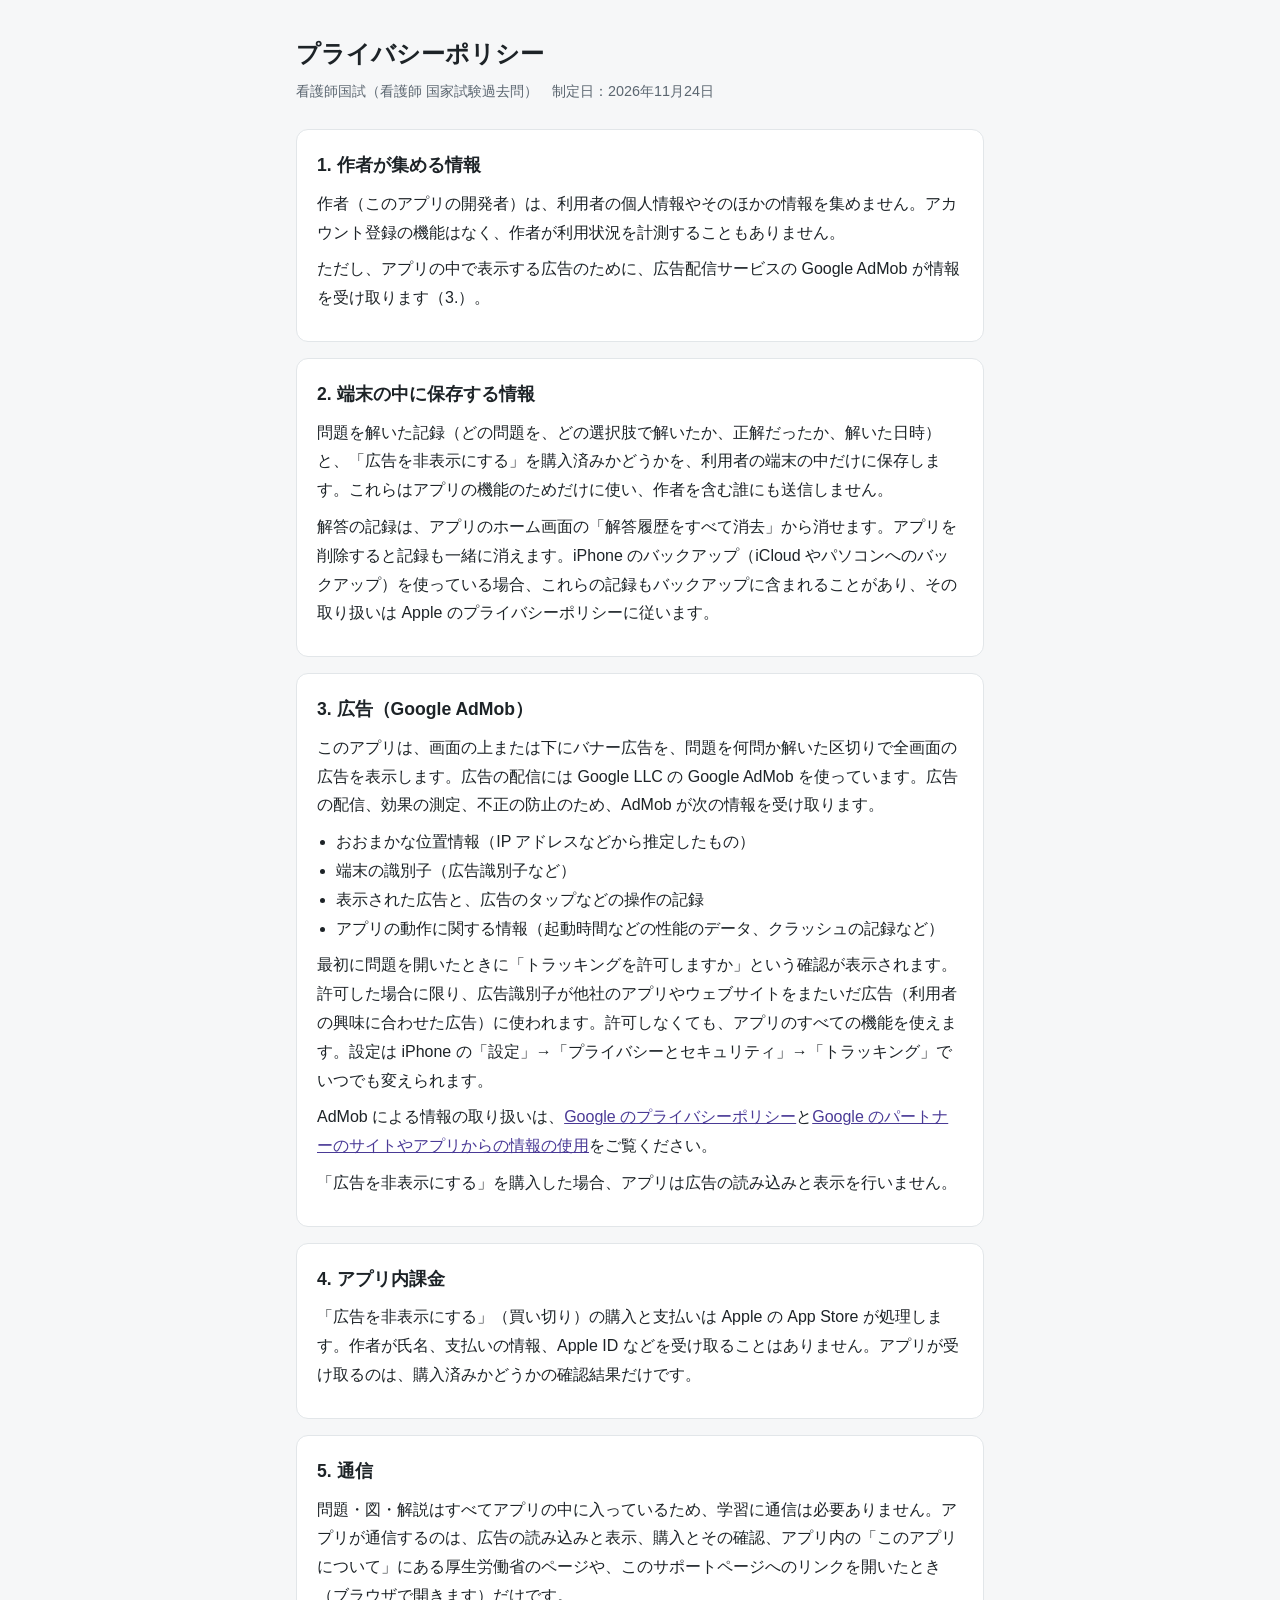
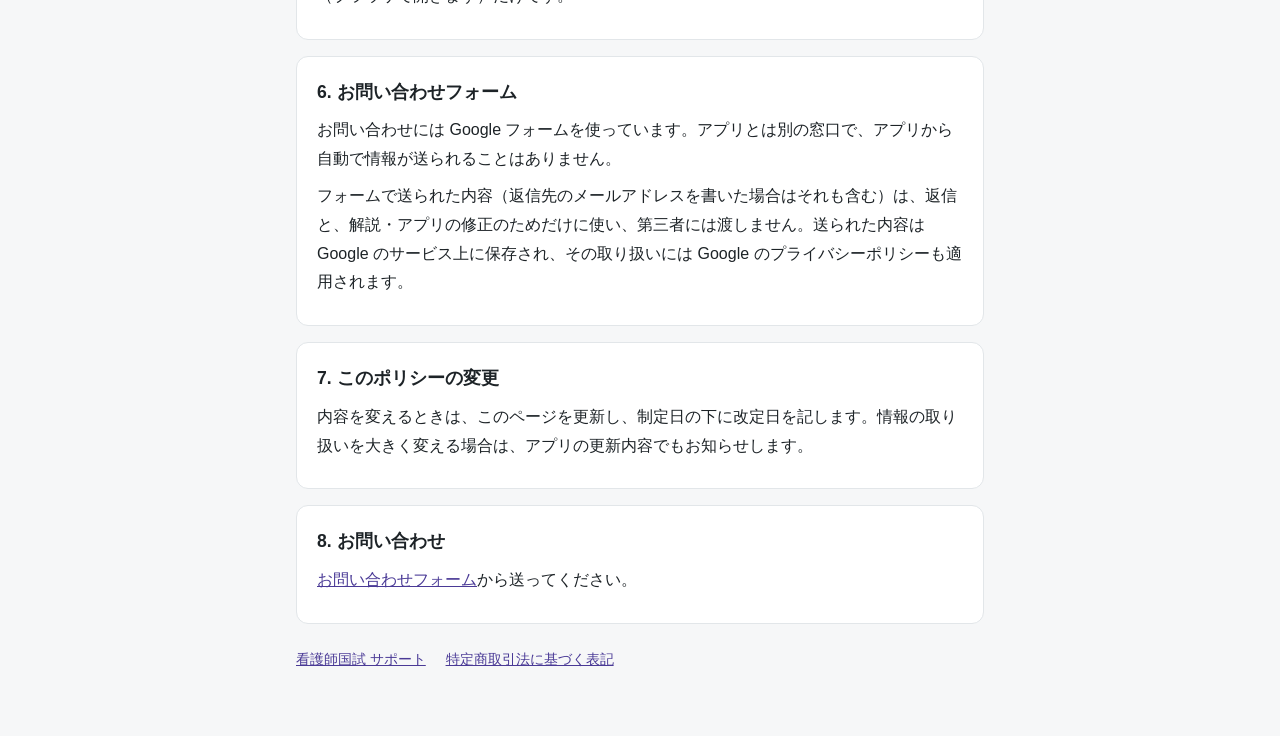
<file: kango-kokushi/privacy.html>
<!doctype html>
<html lang="ja">
<head>
<meta charset="utf-8">
<meta name="viewport" content="width=device-width, initial-scale=1">
<title>看護師国試 プライバシーポリシー</title>
<meta name="robots" content="noindex">
<style>
  :root {
    --bg: #f6f7f8; --card: #ffffff; --text: #1d2327; --sub: #5b6670;
    --accent: #4a3a96; --line: #e2e6e9;
  }
  @media (prefers-color-scheme: dark) {
    :root {
      --bg: #121416; --card: #1b1e21; --text: #e8ecef; --sub: #9aa5ae;
      --accent: #a596e6; --line: #2c3135;
    }
  }
  * { box-sizing: border-box; }
  body {
    margin: 0; background: var(--bg); color: var(--text);
    font-family: -apple-system, BlinkMacSystemFont, "Hiragino Sans", "Noto Sans JP", sans-serif;
    line-height: 1.8; font-size: 16px;
  }
  main { max-width: 720px; margin: 0 auto; padding: 32px 16px 64px; }
  h1 { font-size: 1.5rem; margin: 0 0 4px; }
  .meta { color: var(--sub); font-size: .9rem; margin: 0 0 24px; }
  section { background: var(--card); border: 1px solid var(--line); border-radius: 12px; padding: 20px; margin: 0 0 16px; }
  h2 { font-size: 1.1rem; margin: 0 0 8px; }
  p, ul { margin: 0 0 8px; }
  ul { padding-left: 1.2em; }
  a { color: var(--accent); }
  footer { color: var(--sub); font-size: .85rem; margin-top: 24px; }
</style>
</head>
<body>
<main>
  <h1>プライバシーポリシー</h1>
  <p class="meta">看護師国試（看護師 国家試験過去問）　制定日：2026年11月24日</p>

  <section>
    <h2>1. 作者が集める情報</h2>
    <p>作者（このアプリの開発者）は、利用者の個人情報やそのほかの情報を集めません。アカウント登録の機能はなく、作者が利用状況を計測することもありません。</p>
    <p>ただし、アプリの中で表示する広告のために、広告配信サービスの Google AdMob が情報を受け取ります（3.）。</p>
  </section>

  <section>
    <h2>2. 端末の中に保存する情報</h2>
    <p>問題を解いた記録（どの問題を、どの選択肢で解いたか、正解だったか、解いた日時）と、「広告を非表示にする」を購入済みかどうかを、利用者の端末の中だけに保存します。これらはアプリの機能のためだけに使い、作者を含む誰にも送信しません。</p>
    <p>解答の記録は、アプリのホーム画面の「解答履歴をすべて消去」から消せます。アプリを削除すると記録も一緒に消えます。iPhone のバックアップ（iCloud やパソコンへのバックアップ）を使っている場合、これらの記録もバックアップに含まれることがあり、その取り扱いは Apple のプライバシーポリシーに従います。</p>
  </section>

  <section>
    <h2>3. 広告（Google AdMob）</h2>
    <p>このアプリは、画面の上または下にバナー広告を、問題を何問か解いた区切りで全画面の広告を表示します。広告の配信には Google LLC の Google AdMob を使っています。広告の配信、効果の測定、不正の防止のため、AdMob が次の情報を受け取ります。</p>
    <ul>
      <li>おおまかな位置情報（IP アドレスなどから推定したもの）</li>
      <li>端末の識別子（広告識別子など）</li>
      <li>表示された広告と、広告のタップなどの操作の記録</li>
      <li>アプリの動作に関する情報（起動時間などの性能のデータ、クラッシュの記録など）</li>
    </ul>
    <p>最初に問題を開いたときに「トラッキングを許可しますか」という確認が表示されます。許可した場合に限り、広告識別子が他社のアプリやウェブサイトをまたいだ広告（利用者の興味に合わせた広告）に使われます。許可しなくても、アプリのすべての機能を使えます。設定は iPhone の「設定」→「プライバシーとセキュリティ」→「トラッキング」でいつでも変えられます。</p>
    <p>AdMob による情報の取り扱いは、<a href="https://policies.google.com/privacy?hl=ja">Google のプライバシーポリシー</a>と<a href="https://policies.google.com/technologies/partner-sites?hl=ja">Google のパートナーのサイトやアプリからの情報の使用</a>をご覧ください。</p>
    <p>「広告を非表示にする」を購入した場合、アプリは広告の読み込みと表示を行いません。</p>
  </section>

  <section>
    <h2>4. アプリ内課金</h2>
    <p>「広告を非表示にする」（買い切り）の購入と支払いは Apple の App Store が処理します。作者が氏名、支払いの情報、Apple ID などを受け取ることはありません。アプリが受け取るのは、購入済みかどうかの確認結果だけです。</p>
  </section>

  <section>
    <h2>5. 通信</h2>
    <p>問題・図・解説はすべてアプリの中に入っているため、学習に通信は必要ありません。アプリが通信するのは、広告の読み込みと表示、購入とその確認、アプリ内の「このアプリについて」にある厚生労働省のページや、このサポートページへのリンクを開いたとき（ブラウザで開きます）だけです。</p>
  </section>

  <section>
    <h2>6. お問い合わせフォーム</h2>
    <p>お問い合わせには Google フォームを使っています。アプリとは別の窓口で、アプリから自動で情報が送られることはありません。</p>
    <p>フォームで送られた内容（返信先のメールアドレスを書いた場合はそれも含む）は、返信と、解説・アプリの修正のためだけに使い、第三者には渡しません。送られた内容は Google のサービス上に保存され、その取り扱いには Google のプライバシーポリシーも適用されます。</p>
  </section>

  <section>
    <h2>7. このポリシーの変更</h2>
    <p>内容を変えるときは、このページを更新し、制定日の下に改定日を記します。情報の取り扱いを大きく変える場合は、アプリの更新内容でもお知らせします。</p>
  </section>

  <section>
    <h2>8. お問い合わせ</h2>
    <p><a href="https://docs.google.com/forms/d/e/1FAIpQLSc0DW5b2gV4tcjPoVQ7XhEleNdAMWVAezlTIbaTo6AD_ZzCQA/viewform">お問い合わせフォーム</a>から送ってください。</p>
  </section>

  <footer>
    <a href="./">看護師国試 サポート</a>
    <a href="tokushoho.html" style="margin-left:16px">特定商取引法に基づく表記</a>
  </footer>
</main>
</body>
</html>
</file>
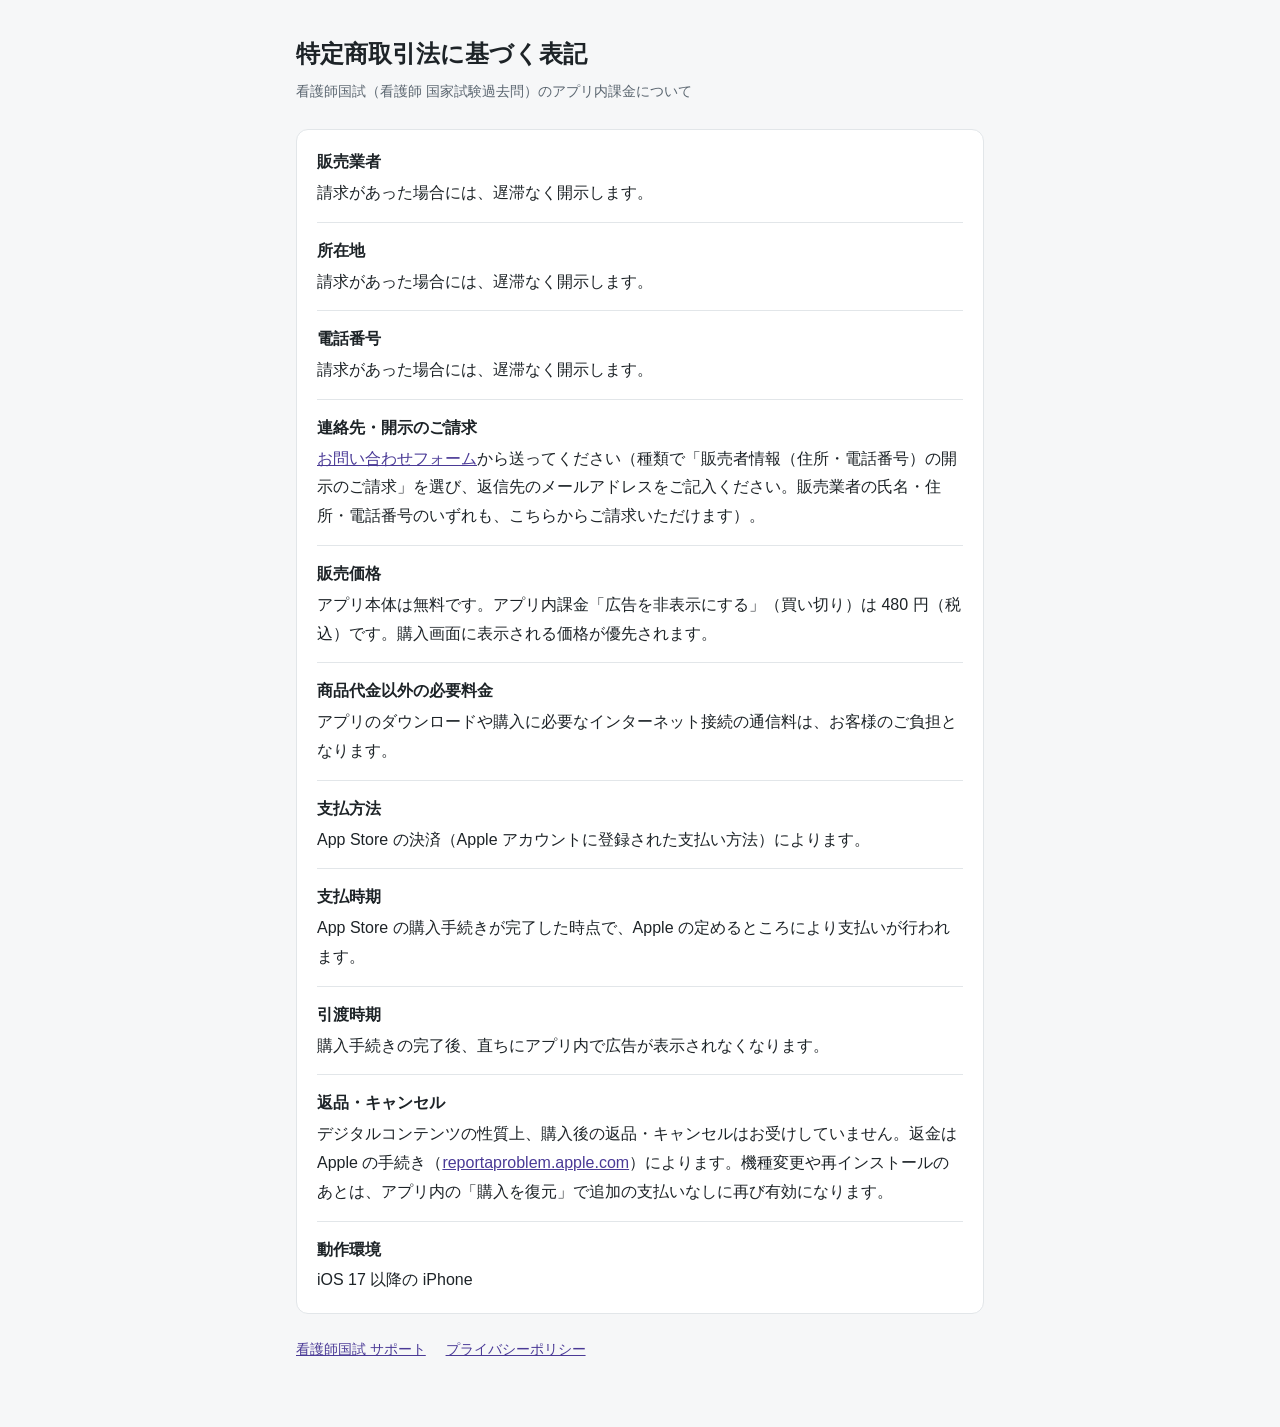
<file: kango-kokushi/tokushoho.html>
<!doctype html>
<html lang="ja">
<head>
<meta charset="utf-8">
<meta name="viewport" content="width=device-width, initial-scale=1">
<title>看護師国試 特定商取引法に基づく表記</title>
<meta name="robots" content="noindex">
<style>
  :root {
    --bg: #f6f7f8; --card: #ffffff; --text: #1d2327; --sub: #5b6670;
    --accent: #4a3a96; --line: #e2e6e9;
  }
  @media (prefers-color-scheme: dark) {
    :root {
      --bg: #121416; --card: #1b1e21; --text: #e8ecef; --sub: #9aa5ae;
      --accent: #a596e6; --line: #2c3135;
    }
  }
  * { box-sizing: border-box; }
  body {
    margin: 0; background: var(--bg); color: var(--text);
    font-family: -apple-system, BlinkMacSystemFont, "Hiragino Sans", "Noto Sans JP", sans-serif;
    line-height: 1.8; font-size: 16px;
  }
  main { max-width: 720px; margin: 0 auto; padding: 32px 16px 64px; }
  h1 { font-size: 1.5rem; margin: 0 0 4px; }
  .meta { color: var(--sub); font-size: .9rem; margin: 0 0 24px; }
  dl { background: var(--card); border: 1px solid var(--line); border-radius: 12px; margin: 0 0 16px; padding: 4px 20px; }
  dt { font-weight: 600; padding-top: 14px; }
  dd { margin: 0; padding: 2px 0 14px; border-bottom: 1px solid var(--line); }
  dd:last-of-type { border-bottom: none; }
  a { color: var(--accent); }
  footer { color: var(--sub); font-size: .85rem; margin-top: 24px; }
  footer a { margin-right: 16px; }
</style>
</head>
<body>
<main>
  <h1>特定商取引法に基づく表記</h1>
  <p class="meta">看護師国試（看護師 国家試験過去問）のアプリ内課金について</p>

  <dl>
    <dt>販売業者</dt>
    <dd>請求があった場合には、遅滞なく開示します。</dd>

    <dt>所在地</dt>
    <dd>請求があった場合には、遅滞なく開示します。</dd>

    <dt>電話番号</dt>
    <dd>請求があった場合には、遅滞なく開示します。</dd>

    <dt>連絡先・開示のご請求</dt>
    <dd><a href="https://docs.google.com/forms/d/e/1FAIpQLSc0DW5b2gV4tcjPoVQ7XhEleNdAMWVAezlTIbaTo6AD_ZzCQA/viewform">お問い合わせフォーム</a>から送ってください（種類で「販売者情報（住所・電話番号）の開示のご請求」を選び、返信先のメールアドレスをご記入ください。販売業者の氏名・住所・電話番号のいずれも、こちらからご請求いただけます）。</dd>

    <dt>販売価格</dt>
    <dd>アプリ本体は無料です。アプリ内課金「広告を非表示にする」（買い切り）は 480 円（税込）です。購入画面に表示される価格が優先されます。</dd>

    <dt>商品代金以外の必要料金</dt>
    <dd>アプリのダウンロードや購入に必要なインターネット接続の通信料は、お客様のご負担となります。</dd>

    <dt>支払方法</dt>
    <dd>App Store の決済（Apple アカウントに登録された支払い方法）によります。</dd>

    <dt>支払時期</dt>
    <dd>App Store の購入手続きが完了した時点で、Apple の定めるところにより支払いが行われます。</dd>

    <dt>引渡時期</dt>
    <dd>購入手続きの完了後、直ちにアプリ内で広告が表示されなくなります。</dd>

    <dt>返品・キャンセル</dt>
    <dd>デジタルコンテンツの性質上、購入後の返品・キャンセルはお受けしていません。返金は Apple の手続き（<a href="https://reportaproblem.apple.com/">reportaproblem.apple.com</a>）によります。機種変更や再インストールのあとは、アプリ内の「購入を復元」で追加の支払いなしに再び有効になります。</dd>

    <dt>動作環境</dt>
    <dd>iOS 17 以降の iPhone</dd>
  </dl>

  <footer>
    <a href="./">看護師国試 サポート</a>
    <a href="privacy.html">プライバシーポリシー</a>
  </footer>
</main>
</body>
</html>
</file>
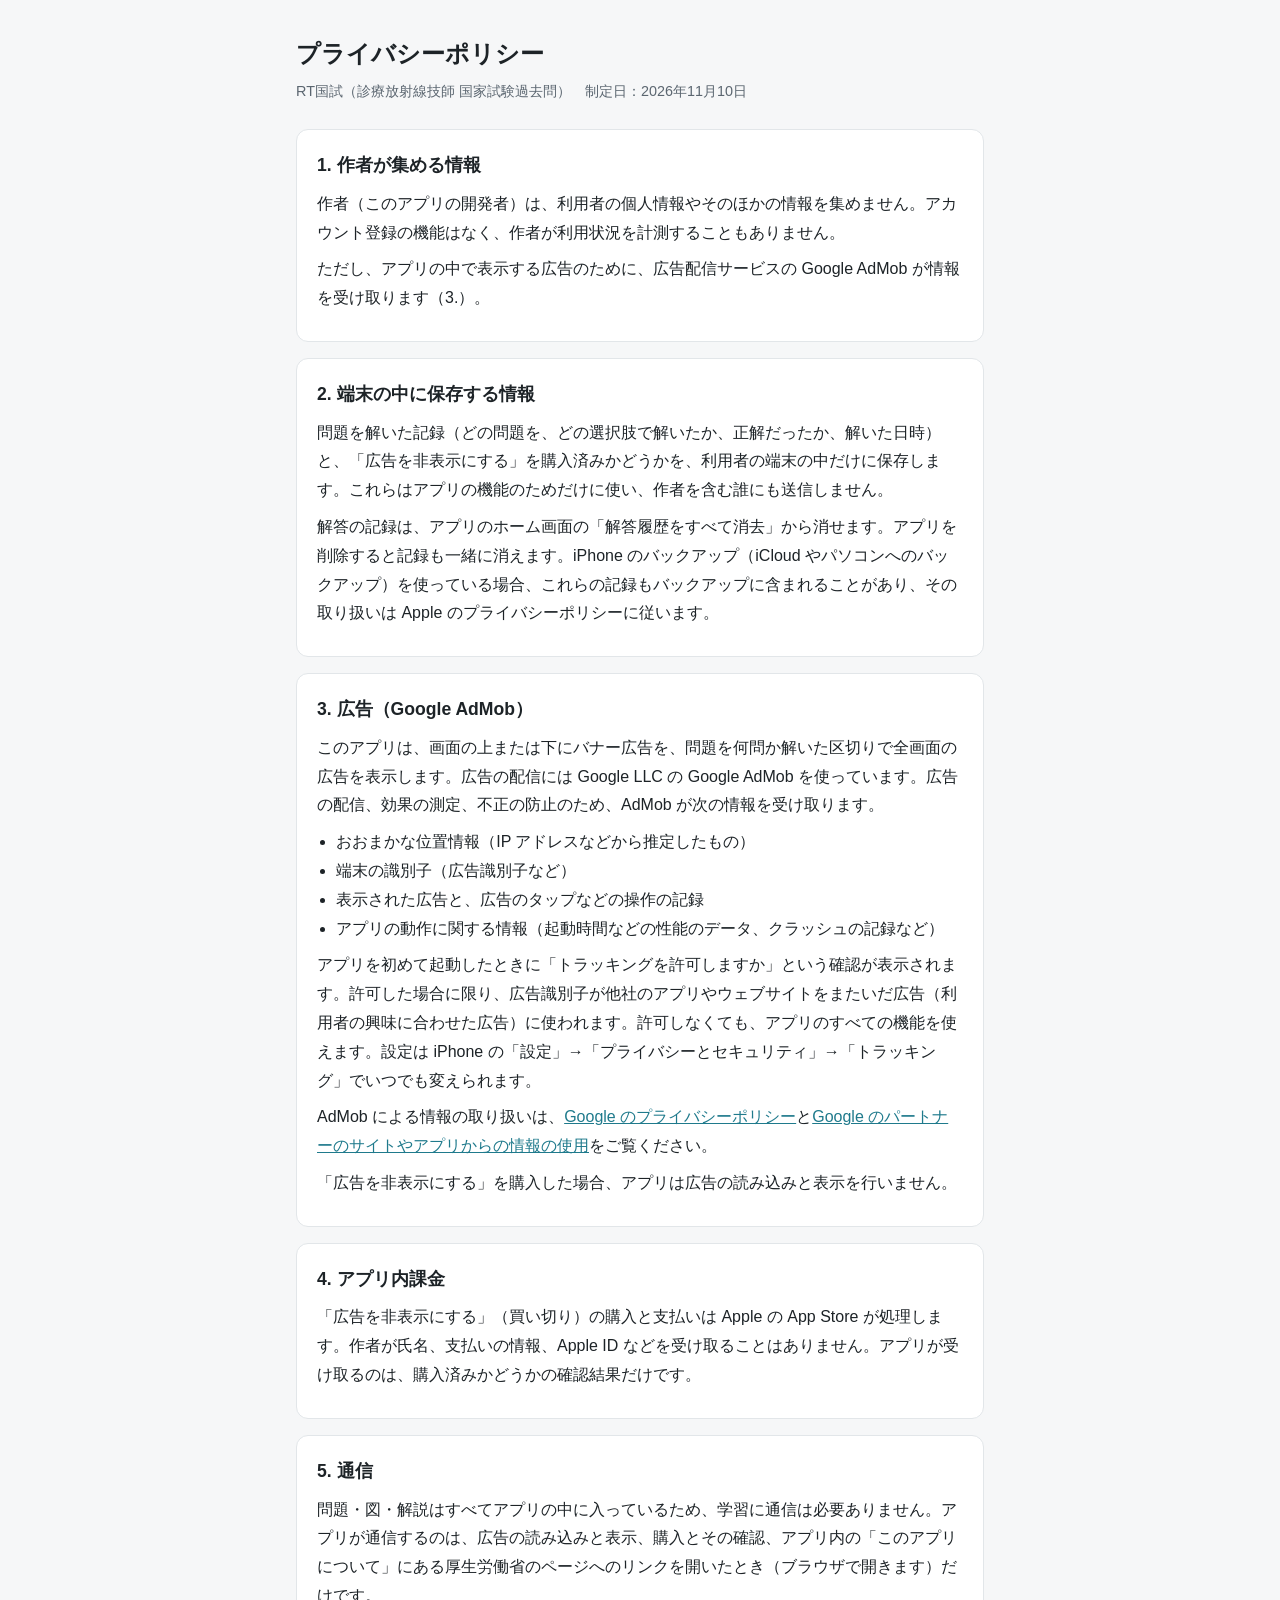
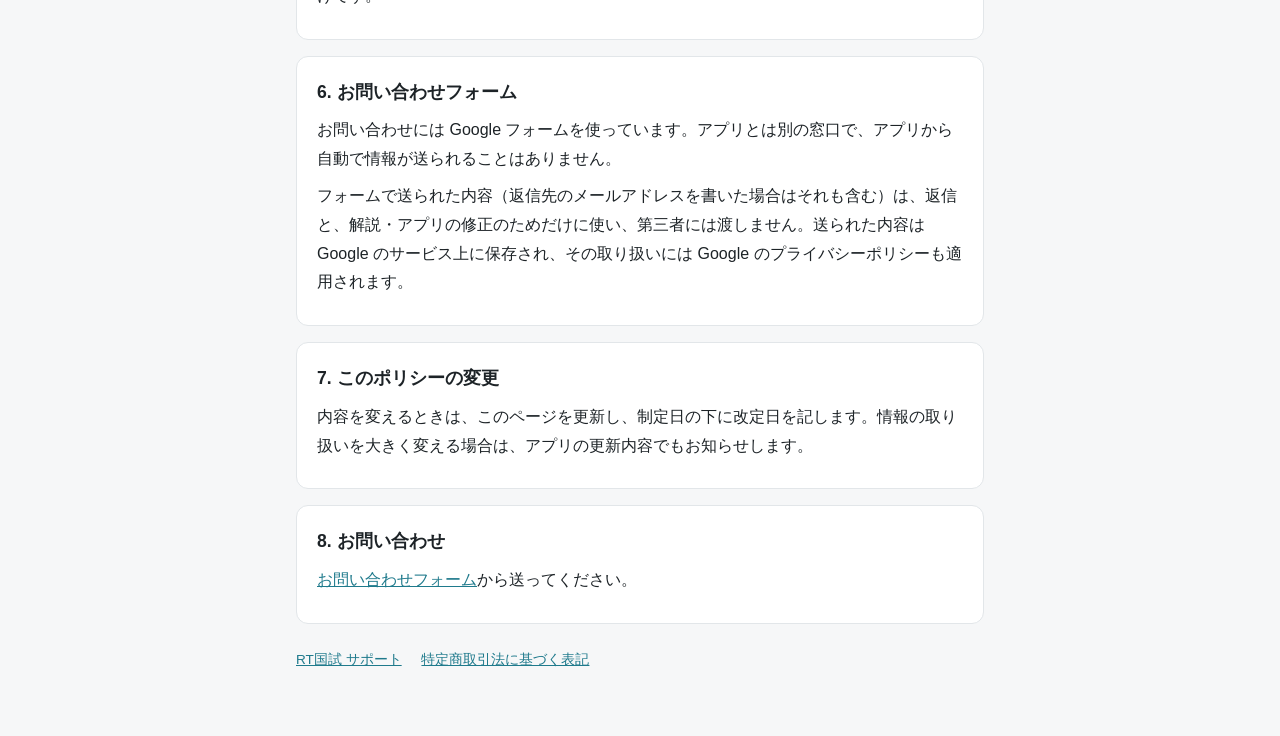
<file: rt-kokushi/privacy.html>
<!doctype html>
<html lang="ja">
<head>
<meta charset="utf-8">
<meta name="viewport" content="width=device-width, initial-scale=1">
<title>RT国試 プライバシーポリシー</title>
<meta name="robots" content="noindex">
<style>
  :root {
    --bg: #f6f7f8; --card: #ffffff; --text: #1d2327; --sub: #5b6670;
    --accent: #1f7a8c; --line: #e2e6e9;
  }
  @media (prefers-color-scheme: dark) {
    :root {
      --bg: #121416; --card: #1b1e21; --text: #e8ecef; --sub: #9aa5ae;
      --accent: #5fb7c8; --line: #2c3135;
    }
  }
  * { box-sizing: border-box; }
  body {
    margin: 0; background: var(--bg); color: var(--text);
    font-family: -apple-system, BlinkMacSystemFont, "Hiragino Sans", "Noto Sans JP", sans-serif;
    line-height: 1.8; font-size: 16px;
  }
  main { max-width: 720px; margin: 0 auto; padding: 32px 16px 64px; }
  h1 { font-size: 1.5rem; margin: 0 0 4px; }
  .meta { color: var(--sub); font-size: .9rem; margin: 0 0 24px; }
  section { background: var(--card); border: 1px solid var(--line); border-radius: 12px; padding: 20px; margin: 0 0 16px; }
  h2 { font-size: 1.1rem; margin: 0 0 8px; }
  p, ul { margin: 0 0 8px; }
  ul { padding-left: 1.2em; }
  a { color: var(--accent); }
  footer { color: var(--sub); font-size: .85rem; margin-top: 24px; }
</style>
</head>
<body>
<main>
  <h1>プライバシーポリシー</h1>
  <p class="meta">RT国試（診療放射線技師 国家試験過去問）　制定日：2026年11月10日</p>

  <section>
    <h2>1. 作者が集める情報</h2>
    <p>作者（このアプリの開発者）は、利用者の個人情報やそのほかの情報を集めません。アカウント登録の機能はなく、作者が利用状況を計測することもありません。</p>
    <p>ただし、アプリの中で表示する広告のために、広告配信サービスの Google AdMob が情報を受け取ります（3.）。</p>
  </section>

  <section>
    <h2>2. 端末の中に保存する情報</h2>
    <p>問題を解いた記録（どの問題を、どの選択肢で解いたか、正解だったか、解いた日時）と、「広告を非表示にする」を購入済みかどうかを、利用者の端末の中だけに保存します。これらはアプリの機能のためだけに使い、作者を含む誰にも送信しません。</p>
    <p>解答の記録は、アプリのホーム画面の「解答履歴をすべて消去」から消せます。アプリを削除すると記録も一緒に消えます。iPhone のバックアップ（iCloud やパソコンへのバックアップ）を使っている場合、これらの記録もバックアップに含まれることがあり、その取り扱いは Apple のプライバシーポリシーに従います。</p>
  </section>

  <section>
    <h2>3. 広告（Google AdMob）</h2>
    <p>このアプリは、画面の上または下にバナー広告を、問題を何問か解いた区切りで全画面の広告を表示します。広告の配信には Google LLC の Google AdMob を使っています。広告の配信、効果の測定、不正の防止のため、AdMob が次の情報を受け取ります。</p>
    <ul>
      <li>おおまかな位置情報（IP アドレスなどから推定したもの）</li>
      <li>端末の識別子（広告識別子など）</li>
      <li>表示された広告と、広告のタップなどの操作の記録</li>
      <li>アプリの動作に関する情報（起動時間などの性能のデータ、クラッシュの記録など）</li>
    </ul>
    <p>アプリを初めて起動したときに「トラッキングを許可しますか」という確認が表示されます。許可した場合に限り、広告識別子が他社のアプリやウェブサイトをまたいだ広告（利用者の興味に合わせた広告）に使われます。許可しなくても、アプリのすべての機能を使えます。設定は iPhone の「設定」→「プライバシーとセキュリティ」→「トラッキング」でいつでも変えられます。</p>
    <p>AdMob による情報の取り扱いは、<a href="https://policies.google.com/privacy?hl=ja">Google のプライバシーポリシー</a>と<a href="https://policies.google.com/technologies/partner-sites?hl=ja">Google のパートナーのサイトやアプリからの情報の使用</a>をご覧ください。</p>
    <p>「広告を非表示にする」を購入した場合、アプリは広告の読み込みと表示を行いません。</p>
  </section>

  <section>
    <h2>4. アプリ内課金</h2>
    <p>「広告を非表示にする」（買い切り）の購入と支払いは Apple の App Store が処理します。作者が氏名、支払いの情報、Apple ID などを受け取ることはありません。アプリが受け取るのは、購入済みかどうかの確認結果だけです。</p>
  </section>

  <section>
    <h2>5. 通信</h2>
    <p>問題・図・解説はすべてアプリの中に入っているため、学習に通信は必要ありません。アプリが通信するのは、広告の読み込みと表示、購入とその確認、アプリ内の「このアプリについて」にある厚生労働省のページへのリンクを開いたとき（ブラウザで開きます）だけです。</p>
  </section>

  <section>
    <h2>6. お問い合わせフォーム</h2>
    <p>お問い合わせには Google フォームを使っています。アプリとは別の窓口で、アプリから自動で情報が送られることはありません。</p>
    <p>フォームで送られた内容（返信先のメールアドレスを書いた場合はそれも含む）は、返信と、解説・アプリの修正のためだけに使い、第三者には渡しません。送られた内容は Google のサービス上に保存され、その取り扱いには Google のプライバシーポリシーも適用されます。</p>
  </section>

  <section>
    <h2>7. このポリシーの変更</h2>
    <p>内容を変えるときは、このページを更新し、制定日の下に改定日を記します。情報の取り扱いを大きく変える場合は、アプリの更新内容でもお知らせします。</p>
  </section>

  <section>
    <h2>8. お問い合わせ</h2>
    <p><a href="https://docs.google.com/forms/d/e/1FAIpQLSc0DW5b2gV4tcjPoVQ7XhEleNdAMWVAezlTIbaTo6AD_ZzCQA/viewform">お問い合わせフォーム</a>から送ってください。</p>
  </section>

  <footer>
    <a href="./">RT国試 サポート</a>
    <a href="tokushoho.html" style="margin-left:16px">特定商取引法に基づく表記</a>
  </footer>
</main>
</body>
</html>
</file>
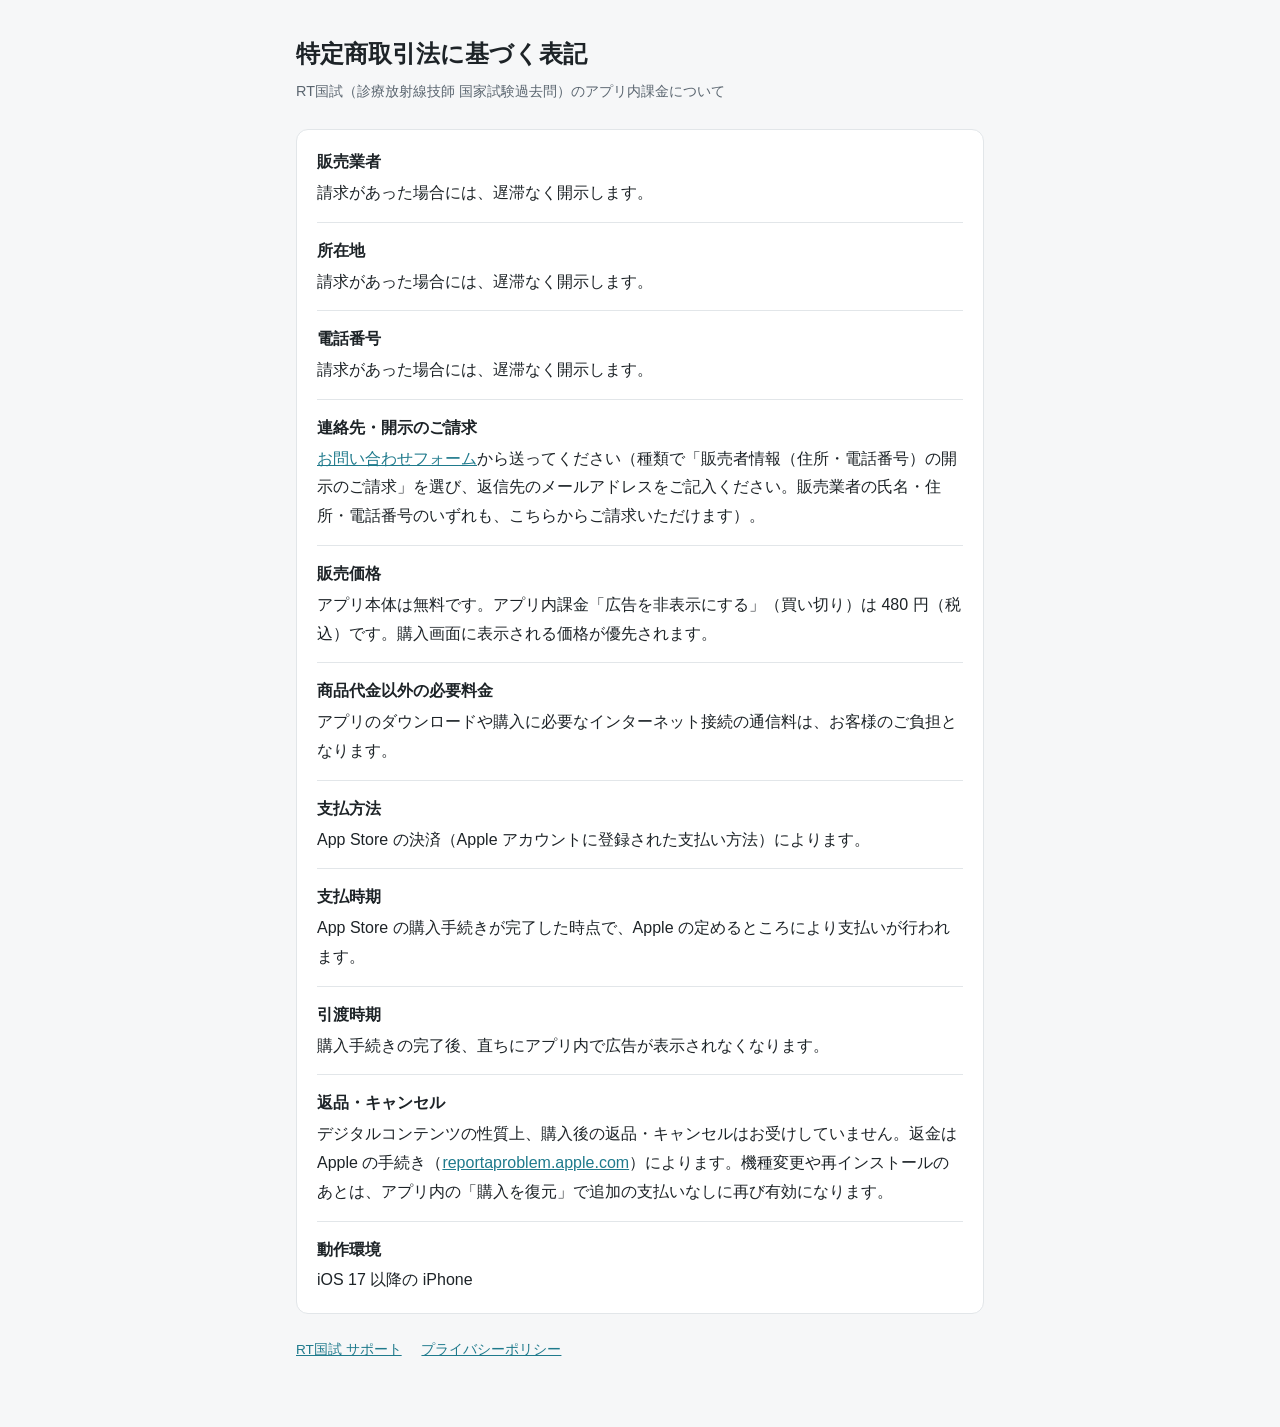
<file: rt-kokushi/tokushoho.html>
<!doctype html>
<html lang="ja">
<head>
<meta charset="utf-8">
<meta name="viewport" content="width=device-width, initial-scale=1">
<title>RT国試 特定商取引法に基づく表記</title>
<meta name="robots" content="noindex">
<style>
  :root {
    --bg: #f6f7f8; --card: #ffffff; --text: #1d2327; --sub: #5b6670;
    --accent: #1f7a8c; --line: #e2e6e9;
  }
  @media (prefers-color-scheme: dark) {
    :root {
      --bg: #121416; --card: #1b1e21; --text: #e8ecef; --sub: #9aa5ae;
      --accent: #5fb7c8; --line: #2c3135;
    }
  }
  * { box-sizing: border-box; }
  body {
    margin: 0; background: var(--bg); color: var(--text);
    font-family: -apple-system, BlinkMacSystemFont, "Hiragino Sans", "Noto Sans JP", sans-serif;
    line-height: 1.8; font-size: 16px;
  }
  main { max-width: 720px; margin: 0 auto; padding: 32px 16px 64px; }
  h1 { font-size: 1.5rem; margin: 0 0 4px; }
  .meta { color: var(--sub); font-size: .9rem; margin: 0 0 24px; }
  dl { background: var(--card); border: 1px solid var(--line); border-radius: 12px; margin: 0 0 16px; padding: 4px 20px; }
  dt { font-weight: 600; padding-top: 14px; }
  dd { margin: 0; padding: 2px 0 14px; border-bottom: 1px solid var(--line); }
  dd:last-of-type { border-bottom: none; }
  a { color: var(--accent); }
  footer { color: var(--sub); font-size: .85rem; margin-top: 24px; }
  footer a { margin-right: 16px; }
</style>
</head>
<body>
<main>
  <h1>特定商取引法に基づく表記</h1>
  <p class="meta">RT国試（診療放射線技師 国家試験過去問）のアプリ内課金について</p>

  <dl>
    <dt>販売業者</dt>
    <dd>請求があった場合には、遅滞なく開示します。</dd>

    <dt>所在地</dt>
    <dd>請求があった場合には、遅滞なく開示します。</dd>

    <dt>電話番号</dt>
    <dd>請求があった場合には、遅滞なく開示します。</dd>

    <dt>連絡先・開示のご請求</dt>
    <dd><a href="https://docs.google.com/forms/d/e/1FAIpQLSc0DW5b2gV4tcjPoVQ7XhEleNdAMWVAezlTIbaTo6AD_ZzCQA/viewform">お問い合わせフォーム</a>から送ってください（種類で「販売者情報（住所・電話番号）の開示のご請求」を選び、返信先のメールアドレスをご記入ください。販売業者の氏名・住所・電話番号のいずれも、こちらからご請求いただけます）。</dd>

    <dt>販売価格</dt>
    <dd>アプリ本体は無料です。アプリ内課金「広告を非表示にする」（買い切り）は 480 円（税込）です。購入画面に表示される価格が優先されます。</dd>

    <dt>商品代金以外の必要料金</dt>
    <dd>アプリのダウンロードや購入に必要なインターネット接続の通信料は、お客様のご負担となります。</dd>

    <dt>支払方法</dt>
    <dd>App Store の決済（Apple アカウントに登録された支払い方法）によります。</dd>

    <dt>支払時期</dt>
    <dd>App Store の購入手続きが完了した時点で、Apple の定めるところにより支払いが行われます。</dd>

    <dt>引渡時期</dt>
    <dd>購入手続きの完了後、直ちにアプリ内で広告が表示されなくなります。</dd>

    <dt>返品・キャンセル</dt>
    <dd>デジタルコンテンツの性質上、購入後の返品・キャンセルはお受けしていません。返金は Apple の手続き（<a href="https://reportaproblem.apple.com/">reportaproblem.apple.com</a>）によります。機種変更や再インストールのあとは、アプリ内の「購入を復元」で追加の支払いなしに再び有効になります。</dd>

    <dt>動作環境</dt>
    <dd>iOS 17 以降の iPhone</dd>
  </dl>

  <footer>
    <a href="./">RT国試 サポート</a>
    <a href="privacy.html">プライバシーポリシー</a>
  </footer>
</main>
</body>
</html>
</file>
<file: style.css>
/* ============ Tokens ============ */
:root{
  --bg:#06070c;
  --bg-2:#0a0d16;
  --surface:#0c111e;
  --surface-2:#10182c;
  --border:#1c2438;
  --border-2:#2a3450;
  --text:#f4f6fb;
  --muted:#8b93a7;
  --muted-2:#5a6680;
  --cyan:#38bdf8;
  --indigo:#6366f1;
  --violet:#818cf8;
  --accent-grad:linear-gradient(120deg,#38bdf8,#6366f1);
  --accent-grad-2:linear-gradient(120deg,#38bdf8,#818cf8 55%,#6366f1);
  --maxw:1120px;
  --ease:cubic-bezier(.16,1,.3,1);
}
*{box-sizing:border-box;margin:0;padding:0}
html{scroll-behavior:smooth}
body{
  font-family:"Noto Sans JP",system-ui,sans-serif;
  background:var(--bg);
  color:var(--text);
  line-height:1.8;
  overflow-x:hidden;
  -webkit-font-smoothing:antialiased;
}
a{color:inherit;text-decoration:none}
.mono{font-family:"JetBrains Mono",monospace}
.accent-text{
  background:var(--accent-grad-2);
  -webkit-background-clip:text;background-clip:text;
  -webkit-text-fill-color:transparent;color:transparent;
}
.container{max-width:var(--maxw);margin:0 auto;padding:0 24px}

/* ============ Animated background canvas ============ */
#bg-canvas{position:fixed;inset:0;width:100%;height:100%;z-index:-2;pointer-events:none;opacity:.6}

.cursor-glow{
  position:fixed;top:0;left:0;width:480px;height:480px;border-radius:50%;
  background:radial-gradient(circle,rgba(56,189,248,.10),transparent 60%);
  transform:translate(-50%,-50%);pointer-events:none;z-index:0;
  transition:opacity .4s;opacity:0;will-change:transform;
}

.scroll-progress{
  position:fixed;top:0;left:0;height:3px;width:0%;z-index:100;
  background:var(--accent-grad);box-shadow:0 0 12px rgba(56,189,248,.6);
}

/* ============ Header ============ */
.site-header{
  position:fixed;top:0;left:0;right:0;z-index:50;
  backdrop-filter:blur(12px);
  background:rgba(6,7,12,0);
  border-bottom:1px solid transparent;
  transition:background .4s,border-color .4s;
}
.site-header.scrolled{background:rgba(8,10,18,.72);border-bottom-color:var(--border)}
.header-inner{display:flex;align-items:center;justify-content:space-between;height:68px}
.brand{display:flex;align-items:center;gap:10px;font-weight:700;font-size:19px;letter-spacing:.5px}
.brand-mark{font-family:"JetBrains Mono",monospace;color:var(--cyan);font-weight:700}
.nav{display:flex;align-items:center;gap:30px}
.nav a{color:var(--muted);font-size:15px;font-weight:500;transition:color .25s;position:relative}
.nav a:not(.nav-cta)::after{
  content:"";position:absolute;left:0;bottom:-6px;width:0;height:2px;
  background:var(--accent-grad);transition:width .3s var(--ease);
}
.nav a:not(.nav-cta):hover{color:var(--text)}
.nav a:not(.nav-cta):hover::after{width:100%}
.nav-cta{
  padding:9px 20px;border-radius:999px;color:var(--text)!important;
  border:1px solid var(--border-2);font-weight:700;
  transition:transform .25s,box-shadow .25s,border-color .25s;
}
.nav-cta:hover{transform:translateY(-2px);border-color:var(--cyan);box-shadow:0 8px 24px rgba(56,189,248,.18)}
.nav-toggle{display:none;flex-direction:column;gap:5px;background:none;border:0;cursor:pointer;padding:6px}
.nav-toggle span{width:24px;height:2px;background:var(--text);border-radius:2px;transition:.3s}

/* ============ Hero ============ */
.hero{position:relative;min-height:100svh;display:flex;align-items:center;padding:120px 0 80px;overflow:hidden}
.hero-grid{
  position:absolute;inset:0;
  background-image:linear-gradient(rgba(56,189,248,.05) 1px,transparent 1px),linear-gradient(90deg,rgba(56,189,248,.05) 1px,transparent 1px);
  background-size:48px 48px;
  -webkit-mask-image:radial-gradient(ellipse 80% 60% at 50% 0%,#000,transparent 75%);
  mask-image:radial-gradient(ellipse 80% 60% at 50% 0%,#000,transparent 75%);
  animation:gridfloat 20s linear infinite;
}
@keyframes gridfloat{from{background-position:0 0}to{background-position:48px 48px}}
.hero-glow{
  position:absolute;top:-10%;left:50%;transform:translateX(-50%);
  width:900px;height:600px;border-radius:50%;
  background:radial-gradient(circle,rgba(99,102,241,.22),rgba(56,189,248,.10) 40%,transparent 70%);
  filter:blur(30px);animation:pulse 8s ease-in-out infinite;will-change:transform;
}
@keyframes pulse{0%,100%{opacity:.7}50%{opacity:1}}
.hero-inner{text-align:center}
.hero-eyebrow{font-family:"JetBrains Mono",monospace;color:var(--cyan);font-size:14px;letter-spacing:1px;margin-bottom:24px}
.blink-cursor{animation:blink 1.1s step-end infinite}
@keyframes blink{50%{opacity:0}}
.hero-title{font-size:clamp(32px,6vw,64px);font-weight:900;line-height:1.25;letter-spacing:.5px;margin-bottom:28px}
.gradient-animate{background-size:200% auto;animation:gradmove 5s linear infinite}
@keyframes gradmove{to{background-position:200% center}}
.hero-sub{color:var(--muted);font-size:clamp(15px,2vw,18px);max-width:680px;margin:0 auto 40px}
.hero-sub strong{color:var(--text);font-weight:700}
.hero-actions{display:flex;gap:16px;justify-content:center;flex-wrap:wrap}
.hero-badges{list-style:none;display:flex;gap:24px;justify-content:center;flex-wrap:wrap;margin-top:44px}
.hero-badges li{display:flex;align-items:center;gap:8px;color:var(--muted);font-size:14px}
.hero-badges .dot{width:7px;height:7px;border-radius:50%;background:var(--cyan);box-shadow:0 0 10px var(--cyan);animation:pulse-dot 2s ease-in-out infinite}
@keyframes pulse-dot{0%,100%{opacity:.5;transform:scale(.8)}50%{opacity:1;transform:scale(1.2)}}
.scroll-hint{position:absolute;bottom:30px;left:50%;transform:translateX(-50%);width:26px;height:42px;border:2px solid var(--border-2);border-radius:14px;display:flex;justify-content:center;padding-top:8px}
.scroll-hint span{width:4px;height:8px;border-radius:2px;background:var(--cyan);animation:scrolldot 1.8s ease-in-out infinite}
@keyframes scrolldot{0%{opacity:0;transform:translateY(-4px)}40%{opacity:1}80%{opacity:0;transform:translateY(12px)}}

/* ============ Buttons ============ */
.btn{position:relative;display:inline-flex;align-items:center;justify-content:center;padding:15px 32px;border-radius:999px;font-weight:700;font-size:16px;overflow:hidden;transition:transform .25s var(--ease),box-shadow .3s}
.btn span{position:relative;z-index:2}
.btn-primary{background:var(--accent-grad);color:#06121f;box-shadow:0 10px 30px rgba(56,189,248,.28)}
.btn-primary::before{content:"";position:absolute;inset:0;background:linear-gradient(120deg,#6366f1,#38bdf8);opacity:0;transition:opacity .3s;z-index:1}
.btn-primary:hover{transform:translateY(-3px);box-shadow:0 16px 40px rgba(99,102,241,.4)}
.btn-primary:hover::before{opacity:1}
.btn-ghost{border:1px solid var(--border-2);color:var(--text)}
.btn-ghost:hover{transform:translateY(-3px);border-color:var(--cyan);background:rgba(56,189,248,.06)}
.btn-lg{padding:18px 44px;font-size:17px}

/* ============ Marquee ============ */
.marquee{overflow:hidden;border-top:1px solid var(--border);border-bottom:1px solid var(--border);padding:18px 0;background:var(--bg-2)}
.marquee-track{display:flex;gap:32px;white-space:nowrap;width:max-content;animation:marquee 28s linear infinite}
.marquee-track span{font-family:"JetBrains Mono",monospace;font-size:18px;color:var(--muted);font-weight:700;letter-spacing:1px}
.marquee-track .sep{color:var(--cyan)}
@keyframes marquee{to{transform:translateX(-50%)}}

/* ============ Sections ============ */
.section{padding:110px 0;position:relative}
.section-alt{background:linear-gradient(180deg,var(--bg),var(--bg-2),var(--bg))}
.section-eyebrow{font-family:"JetBrains Mono",monospace;font-size:13px;letter-spacing:3px;color:var(--cyan);margin-bottom:14px}
.section-title{font-size:clamp(26px,4vw,40px);font-weight:900;letter-spacing:.5px;margin-bottom:18px}
.section-lead{color:var(--muted);font-size:16px;max-width:620px;margin-bottom:48px}

/* ============ Cards ============ */
.cards{display:grid;grid-template-columns:repeat(3,1fr);gap:24px;margin-top:50px}
.card{position:relative;background:var(--surface);border:1px solid var(--border);border-radius:18px;padding:34px 28px;transition:transform .4s var(--ease),border-color .4s,box-shadow .4s;overflow:hidden}
.card::before{content:"";position:absolute;inset:0;background:radial-gradient(400px circle at var(--mx,50%) var(--my,0%),rgba(56,189,248,.10),transparent 40%);opacity:0;transition:opacity .4s}
.card:hover{transform:translateY(-8px);border-color:var(--border-2);box-shadow:0 24px 60px rgba(0,0,0,.5)}
.card:hover::before{opacity:1}
.card-icon{width:56px;height:56px;border-radius:14px;display:flex;align-items:center;justify-content:center;font-family:"JetBrains Mono",monospace;font-weight:700;font-size:22px;background:var(--accent-grad);border:0;color:#06121f;margin-bottom:22px}
.card-accent .card-icon{background:var(--accent-grad);color:#06121f;border:0;font-size:24px}
.card-icon-app{font-size:17px!important;letter-spacing:1px}
.card h3{font-size:19px;margin-bottom:12px}
.card p{color:var(--muted);font-size:14.5px}

/* ============ Reasons ============ */
.reasons{display:grid;grid-template-columns:repeat(3,1fr);gap:28px;margin-top:50px}
.reason{padding:30px 26px;border-left:2px solid var(--border-2);transition:border-color .4s}
.reason:hover{border-left-color:var(--cyan)}
.reason-num{font-family:"JetBrains Mono",monospace;font-size:42px;font-weight:700;background:var(--accent-grad);-webkit-background-clip:text;background-clip:text;-webkit-text-fill-color:transparent;display:block;margin-bottom:12px;opacity:.85}
.reason h3{font-size:20px;margin-bottom:12px}
.reason p{color:var(--muted);font-size:14.5px}

/* ============ Works ============ */
.works{display:grid;grid-template-columns:repeat(2,1fr);gap:28px}
.work{display:flex;flex-direction:column;background:var(--surface);border:1px solid var(--border);border-radius:20px;overflow:hidden;transition:transform .4s var(--ease),border-color .4s,box-shadow .4s}
.work:hover{transform:translateY(-8px);border-color:var(--border-2);box-shadow:0 28px 70px rgba(0,0,0,.55)}
.work-thumb{position:relative;height:200px;display:flex;align-items:center;justify-content:center;overflow:hidden}
.work-thumb-usanavi{background:radial-gradient(circle at 30% 30%,#1a2a4a,#0a0f1e)}
.work-thumb-kakeibo{background:radial-gradient(circle at 70% 30%,#0f2a3a,#0a0f1e)}
.work-thumb-baby{background:radial-gradient(circle at 40% 35%,#4a2a44,#1e0f1e)}
.work-thumb-travel{background:radial-gradient(circle at 50% 30%,#1e3a8a,#0a1530)}
.work-thumb-cafe{background:radial-gradient(circle at 40% 35%,#5c4636,#241812)}
.work-thumb-gym{background:radial-gradient(circle at 65% 30%,#2f3a14,#101208)}
.work-thumb-kinari{background:radial-gradient(circle at 40% 35%,#cbbaa6,#6b5b48)}
.work-thumb-mono{background:radial-gradient(circle at 62% 28%,#33333a,#0a0a0b)}
.work-emoji{font-size:72px;filter:drop-shadow(0 8px 24px rgba(0,0,0,.5));transition:transform .5s var(--ease);z-index:1}
.work:hover .work-emoji{transform:scale(1.15) rotate(-6deg)}
.work-shine{position:absolute;top:0;left:-60%;width:50%;height:100%;background:linear-gradient(110deg,transparent,rgba(255,255,255,.08),transparent);transform:skewX(-20deg);transition:left .7s var(--ease)}
.work:hover .work-shine{left:130%}
.work-body{padding:26px 26px 30px}
.work-body h3{font-size:21px;margin-bottom:12px;display:flex;align-items:center;gap:8px}
.work-arrow{color:var(--cyan);font-size:18px;transition:transform .3s}
.work:hover .work-arrow{transform:translate(4px,-4px)}
.work-body p{color:var(--muted);font-size:14.5px}
.work-tags{display:flex;gap:8px;flex-wrap:wrap;margin-top:18px}
.work-tags span{font-size:12px;font-family:"JetBrains Mono",monospace;color:var(--cyan);padding:4px 12px;border:1px solid var(--border-2);border-radius:999px;background:rgba(56,189,248,.05)}
.works-note{color:var(--muted-2);font-size:13px;margin-top:30px}

/* ============ Flow ============ */
.flow{list-style:none;margin-top:50px;max-width:760px;position:relative}
.flow::before{content:"";position:absolute;left:23px;top:10px;bottom:10px;width:2px;background:linear-gradient(180deg,var(--cyan),var(--indigo),transparent)}
.flow-step{display:flex;gap:28px;padding:14px 0 34px;position:relative}
.flow-num{flex-shrink:0;width:48px;height:48px;border-radius:50%;display:flex;align-items:center;justify-content:center;font-family:"JetBrains Mono",monospace;font-weight:700;font-size:18px;background:var(--surface);border:2px solid var(--border-2);color:var(--cyan);z-index:1;transition:transform .3s,box-shadow .3s,border-color .3s}
.flow-step:hover .flow-num{transform:scale(1.12);border-color:var(--cyan);box-shadow:0 0 24px rgba(56,189,248,.4)}
.flow-step h3{font-size:18px;margin-bottom:6px;padding-top:8px}
.flow-step p{color:var(--muted);font-size:14.5px}

/* ============ Contact ============ */
.section-contact{text-align:center;overflow:hidden}
.contact-glow{position:absolute;top:50%;left:50%;transform:translate(-50%,-50%);width:700px;height:400px;border-radius:50%;background:radial-gradient(circle,rgba(99,102,241,.18),transparent 70%);filter:blur(40px);animation:pulse 7s ease-in-out infinite}
.contact-inner{position:relative}
.contact-lead{color:var(--muted);font-size:16px;max-width:560px;margin:0 auto 38px}
.contact-note{color:var(--muted-2);font-size:13.5px;margin-top:26px}

/* ============ Footer ============ */
.site-footer{border-top:1px solid var(--border);padding:50px 0;background:var(--bg-2)}
.footer-inner{display:flex;flex-direction:column;gap:14px;align-items:center;text-align:center}
.footer-text{color:var(--muted);font-size:14px}
.footer-copy{color:var(--muted-2);font-size:13px;font-family:"JetBrains Mono",monospace}

/* ============ Reveal animation ============ */
.reveal{opacity:0;transform:translateY(34px);transition:opacity .8s var(--ease),transform .8s var(--ease)}
.reveal.in{opacity:1;transform:none}
.cards .card:nth-child(2){transition-delay:.1s}
.cards .card:nth-child(3){transition-delay:.2s}
.reasons .reason:nth-child(2){transition-delay:.1s}
.reasons .reason:nth-child(3){transition-delay:.2s}
.works .work:nth-child(2){transition-delay:.12s}
.flow-step:nth-child(2){transition-delay:.06s}
.flow-step:nth-child(3){transition-delay:.12s}
.flow-step:nth-child(4){transition-delay:.18s}
.flow-step:nth-child(5){transition-delay:.24s}

/* ============ Responsive ============ */
@media(max-width:860px){
  .cards,.reasons,.works{grid-template-columns:1fr}
  .nav{
    position:fixed;top:68px;right:0;width:min(80vw,320px);height:calc(100vh - 68px);
    flex-direction:column;align-items:flex-start;gap:8px;padding:28px;
    background:#0a0d16;border-left:1px solid var(--border-2);
    box-shadow:-24px 0 60px rgba(0,0,0,.7);
    transform:translateX(100%);transition:transform .4s var(--ease);z-index:55;
  }
  .nav.open{transform:translateX(0)}
  .nav a{font-size:18px;padding:10px 0;width:100%}
  .nav-cta{
    margin-top:18px;width:auto;align-self:stretch;text-align:center;
    background:var(--accent-grad);color:#06121f!important;border:0;
    padding:15px 28px;font-size:16px;
    box-shadow:0 10px 26px rgba(56,189,248,.28);
  }
  .nav-cta:hover{transform:translateY(-2px);box-shadow:0 14px 32px rgba(99,102,241,.36)}
  .nav-toggle{display:flex}
  .nav-toggle.open span:nth-child(1){transform:translateY(7px) rotate(45deg)}
  .nav-toggle.open span:nth-child(2){opacity:0}
  .nav-toggle.open span:nth-child(3){transform:translateY(-7px) rotate(-45deg)}
}
/* ============ Active nav (scroll-spy) ============ */
.nav a.active{color:var(--text)}
.nav a:not(.nav-cta).active::after{width:100%}

/* ============ Floating CTA (どこからでも相談) ============ */
.fab{
  position:fixed;right:22px;bottom:22px;z-index:60;
  display:flex;align-items:center;gap:8px;
  padding:14px 22px;border-radius:999px;
  background:var(--accent-grad);color:#06121f;font-weight:700;font-size:15px;
  box-shadow:0 12px 34px rgba(56,189,248,.4);
  opacity:0;transform:translateY(20px) scale(.92);pointer-events:none;
  transition:opacity .4s var(--ease),transform .4s var(--ease),box-shadow .3s;
}
.fab.show{opacity:1;transform:none;pointer-events:auto}
.fab:hover{transform:translateY(-3px);box-shadow:0 16px 42px rgba(99,102,241,.5)}
.fab-icon{font-size:16px;line-height:1}

/* ============ Responsive refinements ============ */
@media(max-width:560px){
  .container{padding:0 18px}
  .section{padding:78px 0}
  .hero{padding:104px 0 70px}
  .hero-title{line-height:1.3}
  .hero-badges{gap:12px 18px;margin-top:36px}
  .hero-actions{gap:12px;width:100%}
  .hero-actions .btn{flex:1 1 auto}
  .btn{padding:14px 24px;font-size:15px}
  .cards{margin-top:36px}
  .card{padding:28px 22px}
  .reasons{margin-top:36px;gap:18px}
  .reason{padding:22px 20px}
  .works{gap:20px}
  .work-thumb{height:170px}
  .flow{margin-top:36px}
  .flow-step{gap:18px;padding:12px 0 28px}
  .flow-num{width:42px;height:42px;font-size:16px}
  .flow::before{left:20px}
  .marquee-track span{font-size:15px}
  .fab{right:16px;bottom:16px;padding:14px;border-radius:50%}
  .fab-text{display:none}
}
@media(max-width:380px){
  .brand-name{font-size:17px}
  .hero-title{font-size:30px}
}

/* ============ Focus ring (keyboard only) ============ */
:focus-visible{outline:2px solid var(--cyan);outline-offset:3px;border-radius:4px}

@media(prefers-reduced-motion:reduce){
  *{animation:none!important;transition:none!important}
  .reveal{opacity:1;transform:none}
}
</file>
<file: works/baby/css/style.css>
:root {
    --bg: #f7f4ef;
    --card: #ffffff;
    --line: #ecdfd0;
    --line-soft: #f4ece3;
    --accent: #d67487;
    --accent-soft: #f7e8eb;
    --accent-2: #d99a5b;
    --text: #2e2620;
    --text-dim: #5a4e44;
    --muted: #968577;
    --milk: #6fa9d8;
    --diaper: #e2a85c;
    --poop: #a87355;
    --sleep: #8a7bc3;
    --temp: #d4636f;
    --growth-g: #6dbd8b;
    --shadow-sm: 0 1px 2px rgba(46,38,32,0.05), 0 1px 1px rgba(46,38,32,0.04);
    --shadow-md: 0 2px 6px rgba(46,38,32,0.06), 0 1px 2px rgba(46,38,32,0.04);
    --radius: 14px;
    --radius-sm: 10px;
  }
  html[data-theme="dark"] {
    --bg: #1a1815;
    --card: #25221e;
    --line: #3a342e;
    --line-soft: #2e2a25;
    --accent: #e98da0;
    --accent-soft: #3a2a30;
    --accent-2: #e0a065;
    --text: #f0e7dd;
    --text-dim: #c0b5a8;
    --muted: #8a7e72;
    --shadow-sm: 0 1px 2px rgba(0,0,0,0.3), 0 1px 1px rgba(0,0,0,0.25);
    --shadow-md: 0 2px 8px rgba(0,0,0,0.35);
  }
  html[data-theme="dark"] .modal-bg { background: rgba(0,0,0,0.65); }
  html[data-theme="dark"] .chart-block,
  html[data-theme="dark"] .latest-cell,
  html[data-theme="dark"] .growth-item,
  html[data-theme="dark"] .fav-item,
  html[data-theme="dark"] .vax-item { background: #2e2a25; }
  html[data-theme="dark"] .memo-card textarea,
  html[data-theme="dark"] .modal input,
  html[data-theme="dark"] .modal select,
  html[data-theme="dark"] .birth-row input[type="date"] { background: #2e2a25; color: var(--text); }
  html[data-theme="dark"] .tip-card.warn { background: #3a3220; }
  html[data-theme="dark"] .tip-card.danger { background: #3a2222; }
  html[data-theme="dark"] .entry { box-shadow: 0 1px 2px rgba(0,0,0,0.4); }
  * { box-sizing: border-box; -webkit-tap-highlight-color: transparent; }
  html, body {
    margin: 0; padding: 0; background: var(--bg); color: var(--text);
    font-family: -apple-system, BlinkMacSystemFont, "SF Pro Text", "Hiragino Sans",
                 "Yu Gothic UI", "Noto Sans JP", sans-serif;
    font-feature-settings: "palt";
    -webkit-font-smoothing: antialiased;
  }
  button { font-family: inherit; }
  header {
    position: sticky; top: 0; z-index: 15;
    background: rgba(247,244,239,0.85);
    backdrop-filter: saturate(140%) blur(12px);
    -webkit-backdrop-filter: saturate(140%) blur(12px);
    padding: 14px 18px 12px; border-bottom: 1px solid var(--line-soft);
    display: flex; align-items: center; justify-content: space-between;
    padding-top: calc(14px + env(safe-area-inset-top));
  }
  header h1 {
    margin: 0; font-size: 17px; font-weight: 700; letter-spacing: 0.02em;
    color: var(--text);
    display: flex; align-items: center; gap: 10px;
    flex: 1; min-width: 0;
  }
  .title-block { display: flex; flex-direction: column; min-width: 0; }
  .title-block .title-text { font-size: inherit; font-weight: inherit; }
  .title-block .age-text {
    font-size: 11px; font-weight: 600; color: var(--accent);
    letter-spacing: 0.04em;
  }
  .age-text.empty { color: var(--muted); font-weight: 500; }
  .header-actions { display: flex; gap: 6px; }
  .logo-rabbit {
    width: 34px; height: 34px; flex-shrink: 0;
    filter: drop-shadow(0 1px 2px rgba(0,0,0,0.08));
  }
  /* Gentle head bob */
  @keyframes head-bob {
    0%, 90%, 100% { transform: rotate(0) translateY(0); }
    93%  { transform: rotate(-4deg) translateY(-1px); }
    96%  { transform: rotate(3deg) translateY(0); }
  }
  .logo-rabbit { animation: head-bob 5s ease-in-out infinite; transform-origin: 50% 80%; }
  .logo-rabbit:hover { animation-duration: 1.5s; }
  .icon-btn {
    border: none; background: var(--card); color: var(--text-dim);
    width: 36px; height: 36px; border-radius: 12px; font-size: 16px;
    display: inline-flex; align-items: center; justify-content: center;
    cursor: pointer; box-shadow: var(--shadow-sm);
  }
  .icon-btn:active { transform: scale(0.96); }

  main { padding: 14px 16px 100px; max-width: 720px; margin: 0 auto; }

  /* Tab content visibility */
  .tab-content { display: none; }
  .tab-content.active { display: block; animation: fadeIn 0.2s ease; }
  @keyframes fadeIn {
    from { opacity: 0; transform: translateY(4px); }
    to   { opacity: 1; transform: none; }
  }

  /* Date bar */
  /* Demo data prompt / banner */
  .demo-prompt {
    display: flex; align-items: center; gap: 12px; margin-bottom: 14px;
    background: linear-gradient(135deg, var(--accent-soft), var(--card));
    border: 1px solid var(--line); border-radius: var(--radius);
    padding: 14px 16px; box-shadow: var(--shadow-md);
  }
  .demo-prompt-text { display: flex; flex-direction: column; gap: 3px; flex: 1; min-width: 0; }
  .demo-prompt-text b { font-size: 14px; color: var(--text); }
  .demo-prompt-text span { font-size: 12px; color: var(--text-dim); line-height: 1.45; }
  .demo-prompt button {
    flex-shrink: 0; border: none; cursor: pointer;
    background: var(--accent); color: #fff;
    padding: 10px 16px; border-radius: 10px; font-size: 13px; font-weight: 700;
    box-shadow: var(--shadow-sm);
  }
  .demo-prompt button:active { transform: scale(0.97); }
  .demo-banner {
    display: flex; align-items: center; gap: 10px; margin-bottom: 12px;
    background: var(--accent-soft); border: 1px dashed var(--accent);
    border-radius: var(--radius-sm); padding: 9px 14px;
  }
  .demo-banner-text { flex: 1; font-size: 12px; font-weight: 600; color: var(--accent); }
  .demo-banner button {
    flex-shrink: 0; border: 1px solid var(--accent); cursor: pointer;
    background: transparent; color: var(--accent);
    padding: 6px 14px; border-radius: 8px; font-size: 12px; font-weight: 700;
  }
  .demo-banner button:active { transform: scale(0.97); }
  @media (max-width: 380px) {
    .demo-prompt { flex-direction: column; align-items: stretch; }
    .demo-prompt button { width: 100%; }
  }

  .date-bar {
    display: flex; align-items: center; gap: 6px; margin-bottom: 12px;
    background: var(--card); border-radius: var(--radius);
    padding: 6px; box-shadow: var(--shadow-sm);
  }
  .date-bar button {
    border: none; background: transparent; color: var(--text-dim);
    width: 34px; height: 34px; border-radius: 10px; font-size: 18px; cursor: pointer;
  }
  .date-bar button:hover { background: var(--line-soft); }
  .date-bar button.today-btn {
    width: auto; padding: 0 12px; font-size: 13px; font-weight: 600;
    color: var(--accent);
  }
  .date-bar input[type="date"] {
    flex: 1; border: none; background: transparent;
    padding: 4px 8px; font-size: 14px; font-weight: 600;
    color: var(--text); text-align: center;
  }

  /* Summary cards */
  .summary {
    background: var(--card); border-radius: var(--radius);
    padding: 12px; margin-bottom: 14px; display: grid;
    grid-template-columns: repeat(5, 1fr); gap: 4px; text-align: center;
    box-shadow: var(--shadow-sm);
  }
  .summary > div {
    font-size: 11px; color: var(--muted); padding: 4px 2px;
    border-right: 1px solid var(--line-soft);
  }
  .summary > div:last-child { border-right: none; }
  .summary > div b {
    display: block; color: var(--text); font-size: 14px;
    font-weight: 700; margin-top: 4px; letter-spacing: -0.01em;
  }
  .summary > div .emo { font-size: 14px; display: block; margin-bottom: 2px; }

  /* Add buttons */
  .add-row {
    display: grid; grid-template-columns: repeat(5, 1fr); gap: 8px; margin-bottom: 14px;
  }
  .add-row button {
    position: relative; overflow: hidden;
    border: none; border-radius: var(--radius-sm); padding: 14px 0;
    font-size: 11px; cursor: pointer; color: #fff; font-weight: 700;
    display: flex; flex-direction: column; align-items: center; gap: 4px;
    box-shadow: var(--shadow-sm);
    transition: transform 0.25s cubic-bezier(0.34, 1.56, 0.64, 1),
                box-shadow 0.25s ease,
                filter 0.2s ease;
  }
  .add-row button .emo {
    font-size: 18px;
    transition: transform 0.4s cubic-bezier(0.34, 1.56, 0.64, 1);
    display: inline-block;
  }
  /* Hover: float up with bigger color-tinted shadow, emoji wiggle */
  @media (hover: hover) {
    .add-row button:hover {
      transform: translateY(-4px);
      box-shadow: 0 8px 16px rgba(46,38,32,0.12), 0 2px 4px rgba(46,38,32,0.08);
      filter: brightness(1.06) saturate(1.1);
    }
    .add-row button:hover .emo {
      transform: scale(1.25) translateY(-2px) rotate(-6deg);
    }
    /* Sparkle ring on hover */
    .add-row button::after {
      content: '';
      position: absolute; inset: 0;
      border-radius: inherit;
      background: radial-gradient(circle at center, rgba(255,255,255,0.4), transparent 70%);
      opacity: 0; transition: opacity 0.3s ease;
      pointer-events: none;
    }
    .add-row button:hover::after { opacity: 1; }
  }
  /* Click: squish */
  .add-row button:active {
    transform: translateY(0) scale(0.97);
    box-shadow: var(--shadow-sm);
    transition: transform 0.08s ease, box-shadow 0.08s ease;
  }
  .add-row button:active .emo {
    transform: scale(0.92);
    transition: transform 0.08s ease;
  }

  .btn-milk   { background: var(--milk); }
  .btn-diaper { background: var(--diaper); }
  .btn-poop   { background: var(--poop); }
  .btn-sleep  { background: var(--sleep); }
  .btn-temp   { background: var(--temp); }

  /* Hour list */
  .hour-list { display: flex; flex-direction: column; gap: 3px; }
  .hour {
    display: grid; grid-template-columns: 48px 1fr; gap: 10px;
    background: var(--card); border-radius: var(--radius-sm);
    padding: 8px 12px; min-height: 38px; align-items: center;
    box-shadow: var(--shadow-sm);
  }
  .hour.empty { background: transparent; box-shadow: none; min-height: 28px; padding: 4px 12px; }
  .hour.empty .hour-label { opacity: 0.5; }
  .hour.now {
    background: linear-gradient(90deg, var(--accent-soft), var(--card));
    box-shadow: 0 0 0 1px var(--accent), var(--shadow-sm);
  }
  .hour-label {
    font-size: 12px; color: var(--muted); text-align: right;
    font-variant-numeric: tabular-nums; font-weight: 600;
  }
  .entries { display: flex; flex-wrap: wrap; gap: 5px; }
  .entry {
    font-size: 11.5px; padding: 4px 10px; border-radius: 999px; color: #fff;
    display: inline-flex; align-items: center; gap: 4px; cursor: pointer;
    font-weight: 600; letter-spacing: 0.01em;
    box-shadow: 0 1px 2px rgba(0,0,0,0.08);
  }
  .entry:active { transform: scale(0.96); }
  .e-milk { background: var(--milk); }
  .e-diaper { background: var(--diaper); color: #4a3210; }
  .e-poop { background: var(--poop); }
  .e-sleep { background: var(--sleep); }
  .e-temp { background: var(--temp); }
  .e-temp.warn { background: #b73848; }

  /* Memo */
  .memo-card {
    background: var(--card); border-radius: var(--radius);
    padding: 14px; margin-top: 14px; box-shadow: var(--shadow-sm);
  }
  .memo-header {
    display: flex; justify-content: space-between; align-items: center;
    margin-bottom: 8px; gap: 8px;
  }
  .memo-header label {
    font-size: 12px; color: var(--muted);
    font-weight: 600; letter-spacing: 0.02em; margin: 0;
  }
  .memo-actions { display: flex; gap: 6px; align-items: center; }
  .star-btn {
    border: none; background: transparent; cursor: pointer;
    font-size: 22px; color: #d9cec3; padding: 2px 6px; line-height: 1;
    border-radius: 8px;
    transition: transform 0.25s cubic-bezier(0.34, 1.56, 0.64, 1), color 0.2s;
  }
  .star-btn:hover { transform: scale(1.2); background: var(--line-soft); }
  .star-btn:active { transform: scale(0.92); }
  .star-btn.active { color: #f0b840; }
  @keyframes starPop {
    0% { transform: scale(1); }
    40% { transform: scale(1.4) rotate(15deg); }
    100% { transform: scale(1) rotate(0); }
  }
  .star-btn.active.bump { animation: starPop 0.4s ease; }
  .fav-list-btn {
    border: 1px solid var(--line); background: transparent;
    padding: 5px 12px; border-radius: 8px; font-size: 11px;
    color: var(--text-dim); cursor: pointer; font-weight: 700;
    display: inline-flex; align-items: center; gap: 4px;
    transition: background 0.15s, transform 0.1s;
  }
  .fav-list-btn:hover { background: var(--line-soft); }
  .fav-list-btn:active { transform: scale(0.96); }
  .fav-list-btn .count {
    background: var(--accent); color: #fff;
    border-radius: 999px; padding: 1px 6px;
    font-size: 10px; min-width: 16px; text-align: center;
  }
  .fav-list-btn .count.zero { background: var(--muted); }
  .memo-card textarea {
    width: 100%; min-height: 64px; border: 1px solid var(--line-soft);
    border-radius: 10px; padding: 10px; font-size: 14px;
    font-family: inherit; resize: vertical; color: var(--text);
    background: var(--line-soft);
  }
  .memo-card textarea:focus {
    outline: none; border-color: var(--accent); background: #fff;
  }

  /* Favorites list */
  .fav-list {
    display: flex; flex-direction: column; gap: 8px;
    max-height: 60vh; overflow-y: auto;
    margin-top: 8px; padding-right: 4px;
  }
  .fav-item {
    background: var(--line-soft); border-radius: 10px;
    padding: 12px 14px; cursor: pointer;
    border-left: 3px solid #f0b840;
    transition: background 0.15s, transform 0.15s;
    text-align: left;
  }
  .fav-item:hover { background: #f0e6d8; transform: translateX(2px); }
  .fav-item-row {
    display: flex; justify-content: space-between;
    align-items: center; margin-bottom: 4px;
  }
  .fav-item .fav-date {
    font-size: 12px; color: var(--accent);
    font-weight: 700; font-variant-numeric: tabular-nums;
  }
  .fav-item .fav-weekday {
    font-size: 11px; color: var(--muted); margin-left: 6px;
  }
  .fav-item .fav-unstar {
    border: none; background: transparent; font-size: 16px;
    color: #f0b840; cursor: pointer; padding: 2px 6px;
  }
  .fav-item .fav-unstar:hover { transform: scale(1.15); }
  .fav-item .fav-text {
    font-size: 13.5px; color: var(--text); line-height: 1.5;
    white-space: pre-wrap; word-break: break-word;
    display: -webkit-box; -webkit-line-clamp: 4;
    -webkit-box-orient: vertical; overflow: hidden;
  }
  .fav-empty {
    text-align: center; color: var(--muted); font-size: 13px;
    padding: 30px 10px; background: var(--line-soft);
    border-radius: 10px; line-height: 1.6;
  }

  /* Tips (豆知識) */
  .cat-bar {
    display: flex; gap: 8px; overflow-x: auto;
    padding: 4px 4px 14px;
    scrollbar-width: none; -ms-overflow-style: none;
    margin: 0 -4px 4px;
  }
  .cat-bar::-webkit-scrollbar { display: none; }
  .cat-chip {
    flex-shrink: 0; border: 1px solid var(--line);
    background: var(--card); color: var(--text-dim);
    padding: 8px 14px; border-radius: 999px;
    font-size: 12.5px; font-weight: 700; cursor: pointer;
    white-space: nowrap;
    transition: background 0.2s, color 0.2s, transform 0.2s;
    box-shadow: var(--shadow-sm);
  }
  .cat-chip:hover { background: var(--accent-soft); transform: translateY(-1px); }
  .cat-chip:active { transform: scale(0.95); }
  .cat-chip.active {
    background: var(--accent); color: #fff; border-color: var(--accent);
  }
  .tip-list { display: flex; flex-direction: column; gap: 10px; }
  .tip-card {
    background: var(--card); border-radius: var(--radius);
    padding: 14px 16px; box-shadow: var(--shadow-sm);
    border-left: 4px solid var(--accent);
    transition: transform 0.2s, box-shadow 0.2s;
  }
  .tip-card:hover {
    transform: translateY(-2px);
    box-shadow: 0 4px 10px rgba(46,38,32,0.07), var(--shadow-sm);
  }
  .tip-card h4 {
    margin: 0 0 6px; font-size: 14px; color: var(--text);
    font-weight: 700; letter-spacing: 0.01em;
    display: flex; align-items: center; gap: 6px;
  }
  .tip-card h4 .tip-icon { font-size: 18px; }
  .tip-card p {
    margin: 0; font-size: 13.5px; color: var(--text-dim);
    line-height: 1.7; white-space: pre-line;
  }
  .tip-card.warn { border-left-color: #e0a000; background: #fffbf0; }
  .tip-card.danger { border-left-color: #d04040; background: #fdf2f2; }
  .disclaimer {
    text-align: center; color: var(--muted); font-size: 11px;
    padding: 20px 0 10px; line-height: 1.7;
  }
  .disclaimer b { color: var(--accent); }

  /* Settings modal */
  .setting-row {
    display: flex; justify-content: space-between; align-items: center;
    gap: 12px; padding: 12px 0; border-bottom: 1px solid var(--line-soft);
  }
  .setting-row:last-of-type { border-bottom: none; }
  .setting-label { font-size: 14px; font-weight: 600; color: var(--text); }
  .setting-sub { font-size: 11.5px; color: var(--muted); margin-top: 2px; }
  .setting-section {
    margin: 18px 0 8px; font-size: 12px; color: var(--muted);
    font-weight: 700; letter-spacing: 0.04em; text-transform: uppercase;
  }
  .setting-actions { display: flex; flex-direction: column; gap: 8px; }
  .setting-btn {
    border: 1px solid var(--line); background: var(--card);
    padding: 10px 14px; border-radius: 10px; font-size: 13px;
    font-weight: 600; cursor: pointer; color: var(--text);
    text-align: left;
    transition: background 0.15s, transform 0.1s;
  }
  .setting-btn:hover { background: var(--line-soft); }
  .setting-btn:active { transform: scale(0.98); }

  /* Toggle switch */
  .toggle { position: relative; display: inline-block; flex-shrink: 0; }
  .toggle input { opacity: 0; width: 0; height: 0; position: absolute; }
  .toggle-track {
    display: inline-block; width: 46px; height: 26px;
    background: var(--line); border-radius: 999px;
    position: relative; cursor: pointer;
    transition: background 0.2s;
  }
  .toggle-thumb {
    position: absolute; top: 2px; left: 2px;
    width: 22px; height: 22px; background: #fff;
    border-radius: 50%; box-shadow: var(--shadow-sm);
    transition: transform 0.2s cubic-bezier(0.34, 1.56, 0.64, 1);
  }
  .toggle input:checked + .toggle-track { background: var(--accent); }
  .toggle input:checked + .toggle-track .toggle-thumb { transform: translateX(20px); }

  /* Search */
  #searchInput {
    width: 100%; padding: 10px 14px; border: 1px solid var(--line);
    border-radius: 10px; font-size: 15px; font-family: inherit;
    background: var(--line-soft); color: var(--text); margin-bottom: 10px;
  }
  #searchInput:focus { outline: none; border-color: var(--accent); background: var(--card); }
  #searchResults .fav-item { border-left-color: var(--milk); }
  #searchResults .fav-item mark {
    background: rgba(214,116,135,0.25); color: var(--text);
    padding: 0 2px; border-radius: 3px;
  }
  .search-empty {
    text-align: center; color: var(--muted); font-size: 13px;
    padding: 24px 10px;
  }

  /* Daily summary */
  .daily-summary {
    background: linear-gradient(135deg, var(--accent-soft), var(--card));
    border-radius: var(--radius); padding: 14px 16px;
    margin-top: 14px; box-shadow: var(--shadow-sm);
    border-left: 4px solid var(--accent);
    font-size: 13px; line-height: 1.7; color: var(--text-dim);
  }
  .daily-summary.empty { display: none; }
  .daily-summary .ds-title {
    font-size: 12px; color: var(--accent); font-weight: 700;
    letter-spacing: 0.04em; margin-bottom: 4px;
  }
  .daily-summary .ds-text { color: var(--text); }
  .daily-summary .ds-stat { font-weight: 700; color: var(--accent); }

  /* Milestones */
  .milestone-list { display: flex; flex-direction: column; gap: 6px; }
  .milestone-item {
    display: grid; grid-template-columns: auto 1fr auto auto;
    gap: 10px; align-items: center;
    padding: 10px 12px; background: var(--line-soft);
    border-radius: var(--radius-sm); font-size: 13px;
  }
  .milestone-item.done {
    background: #e8f3ea; border-left: 3px solid var(--growth-g);
  }
  html[data-theme="dark"] .milestone-item.done { background: #1f2e22; }
  .milestone-item .m-icon { font-size: 20px; }
  .milestone-item .m-name { font-weight: 700; color: var(--text); }
  .milestone-item .m-sub {
    display: block; font-size: 11px; color: var(--muted); margin-top: 1px;
  }
  .milestone-item .m-date {
    font-size: 11.5px; color: var(--muted);
    font-variant-numeric: tabular-nums; font-weight: 600;
  }
  .milestone-item button {
    border: 1px solid var(--line); background: var(--card);
    padding: 5px 10px; border-radius: 8px; font-size: 11px;
    font-weight: 700; cursor: pointer; color: var(--text-dim);
  }
  .milestone-item button:active { transform: scale(0.95); }
  .milestone-item.done button {
    background: var(--growth-g); color: #fff; border-color: var(--growth-g);
  }

  /* Calendar */
  .cal-nav { display: flex; align-items: center; gap: 4px; }
  .cal-nav button {
    border: none; background: var(--line-soft); color: var(--text);
    width: 28px; height: 28px; border-radius: 8px; font-size: 16px; cursor: pointer;
  }
  .cal-nav button:hover { background: var(--accent-soft); }
  .cal-nav span {
    font-size: 13px; font-weight: 700; min-width: 90px;
    text-align: center; color: var(--text);
  }
  .cal-grid {
    display: grid; grid-template-columns: repeat(7, 1fr); gap: 4px;
  }
  .cal-head {
    text-align: center; font-size: 10px; color: var(--muted);
    font-weight: 700; padding: 4px 0; letter-spacing: 0.04em;
  }
  .cal-head.sun { color: #c25865; }
  .cal-head.sat { color: #5e8fc4; }
  .cal-day {
    aspect-ratio: 1; background: var(--line-soft); border-radius: 8px;
    padding: 6px 4px; cursor: pointer; position: relative;
    display: flex; flex-direction: column; align-items: center;
    font-size: 11px; transition: background 0.15s, transform 0.1s;
  }
  .cal-day:hover { background: var(--accent-soft); }
  .cal-day:active { transform: scale(0.95); }
  .cal-day.empty { background: transparent; cursor: default; }
  .cal-day.today { background: var(--accent-soft); box-shadow: inset 0 0 0 2px var(--accent); }
  .cal-day.selected { background: var(--accent); color: #fff; font-weight: 700; }
  .cal-day .cd-num { font-weight: 600; color: var(--text); }
  .cal-day.selected .cd-num { color: #fff; }
  .cal-day .cd-dots {
    display: flex; gap: 2px; margin-top: auto; padding-top: 2px;
  }
  .cal-day .dot { width: 5px; height: 5px; border-radius: 50%; display: inline-block; }
  .cal-legend {
    display: flex; gap: 14px; justify-content: center; flex-wrap: wrap;
    font-size: 11px; color: var(--muted); margin-top: 10px;
  }
  .cal-legend .dot { width: 7px; height: 7px; border-radius: 50%; margin-right: 3px; vertical-align: middle; }
  .d-milk { background: var(--milk); }
  .d-poop { background: var(--poop); }
  .d-fav  { background: #f0b840; }

  /* Photo card */
  .photo-card {
    background: var(--card); border-radius: var(--radius);
    padding: 14px; margin-top: 14px; box-shadow: var(--shadow-sm);
  }
  .photo-header {
    display: flex; justify-content: space-between; align-items: center;
    margin-bottom: 10px;
  }
  .photo-label { font-size: 12px; color: var(--muted); font-weight: 600; letter-spacing: 0.02em; }
  .photo-actions { display: flex; gap: 6px; }
  .photo-btn {
    border: 1px solid var(--line); background: var(--card);
    padding: 5px 12px; border-radius: 8px; font-size: 11px;
    color: var(--text-dim); cursor: pointer; font-weight: 700;
  }
  .photo-btn:hover { background: var(--line-soft); }
  .photo-btn.danger { color: #c0392b; border-color: #e8c7cc; }
  .photo-preview {
    width: 100%; aspect-ratio: 4/3; background: var(--line-soft);
    border-radius: 12px; display: flex; align-items: center; justify-content: center;
    color: var(--muted); font-size: 13px; overflow: hidden;
  }
  .photo-preview img {
    width: 100%; height: 100%; object-fit: cover; border-radius: 12px;
  }
  .photo-preview.empty::before { content: '📸 写真がまだありません'; }

  /* Medical card */
  .medical-card {
    background: var(--card); border-radius: var(--radius);
    padding: 14px; margin-top: 14px; box-shadow: var(--shadow-sm);
  }
  .medical-list { display: flex; flex-direction: column; gap: 6px; margin-top: 8px; }
  .medical-item {
    display: grid; grid-template-columns: auto 1fr auto;
    gap: 10px; align-items: center;
    padding: 10px 12px; background: var(--line-soft);
    border-radius: var(--radius-sm); font-size: 13px;
    cursor: pointer; transition: background 0.15s;
  }
  .medical-item:hover { background: #ede1d2; }
  html[data-theme="dark"] .medical-item:hover { background: #3a342e; }
  .medical-item .med-icon { font-size: 18px; }
  .medical-item .med-title { font-weight: 700; color: var(--text); }
  .medical-item .med-note { display: block; font-size: 11px; color: var(--muted); margin-top: 2px; }
  .medical-item .med-date {
    font-size: 11px; color: var(--muted); font-variant-numeric: tabular-nums;
    font-weight: 600; text-align: right;
  }
  .medical-empty {
    text-align: center; color: var(--muted); font-size: 12px;
    padding: 14px 0;
  }

  /* Inline danger button (clear day) */
  .danger-row { text-align: center; margin-top: 18px; }
  .danger-btn {
    border: none; background: transparent; color: #b73848;
    font-size: 12px; cursor: pointer; padding: 6px 12px;
  }
  .danger-btn:hover { text-decoration: underline; }

  /* Bottom tab bar */
  .tab-bar {
    position: fixed; bottom: 0; left: 0; right: 0;
    background: rgba(255,255,255,0.94);
    backdrop-filter: saturate(140%) blur(12px);
    -webkit-backdrop-filter: saturate(140%) blur(12px);
    border-top: 1px solid var(--line-soft);
    display: grid; grid-template-columns: repeat(4, 1fr);
    padding: 6px 4px;
    padding-bottom: calc(6px + env(safe-area-inset-bottom));
    z-index: 20;
  }
  .tab-bar button {
    position: relative;
    border: none; background: transparent;
    display: flex; flex-direction: column; align-items: center; gap: 2px;
    color: var(--muted); font-size: 10px; font-weight: 600;
    cursor: pointer; padding: 8px 0 6px; border-radius: 12px;
    margin: 0 4px;
    transition: color 0.2s ease, background 0.2s ease, transform 0.2s ease;
  }
  .tab-bar button .ticon {
    font-size: 20px; line-height: 1; filter: grayscale(0.3);
    transition: filter 0.2s ease, transform 0.25s cubic-bezier(0.34, 1.56, 0.64, 1);
  }

  /* Hover: lift, soft pink wash, full-color icon */
  @media (hover: hover) {
    .tab-bar button:hover {
      color: var(--accent);
      background: var(--accent-soft);
      transform: translateY(-2px);
    }
    .tab-bar button:hover .ticon {
      filter: none;
      transform: scale(1.18) rotate(-4deg);
    }
  }

  /* Active press: small squish */
  .tab-bar button:active { transform: translateY(0) scale(0.96); }

  /* Selected tab */
  .tab-bar button.active { color: var(--accent); }
  .tab-bar button.active .ticon { filter: none; transform: scale(1.1); }
  .tab-bar button.active::before {
    content: '';
    position: absolute; top: 2px; left: 50%;
    width: 24px; height: 3px; border-radius: 0 0 3px 3px;
    background: var(--accent);
    transform: translateX(-50%);
    animation: tabIndicator 0.25s ease;
  }
  @keyframes tabIndicator {
    from { width: 0; opacity: 0; }
    to   { width: 24px; opacity: 1; }
  }

  /* Modal */
  .modal-bg {
    position: fixed; inset: 0; background: rgba(20,15,12,0.45);
    display: none; align-items: flex-end; justify-content: center; z-index: 100;
    backdrop-filter: blur(2px);
  }
  .modal-bg.show { display: flex; }
  .modal {
    background: var(--card); border-radius: 20px 20px 0 0; width: 100%; max-width: 480px;
    padding: 22px 22px calc(22px + env(safe-area-inset-bottom));
    box-shadow: 0 -10px 40px rgba(0,0,0,0.15);
    animation: slideUp 0.22s ease-out;
  }
  @keyframes slideUp { from { transform: translateY(100%); } to { transform: none; } }
  @media (min-width: 520px) {
    .modal-bg { align-items: center; }
    .modal { border-radius: 18px; max-width: 400px; }
    @keyframes slideUp { from { opacity: 0; transform: scale(0.96); } to { opacity: 1; transform: none; } }
  }
  .modal h2 {
    margin: 0 0 4px; font-size: 17px; font-weight: 700;
    letter-spacing: 0.01em;
  }
  .modal label {
    display: block; font-size: 11px; color: var(--muted);
    margin: 14px 0 6px; font-weight: 600; letter-spacing: 0.02em;
    text-transform: uppercase;
  }
  .modal input, .modal select {
    width: 100%; padding: 10px 12px; border: 1px solid var(--line);
    border-radius: 10px; font-size: 15px; font-family: inherit;
    background: var(--line-soft); color: var(--text);
  }
  .modal input:focus, .modal select:focus {
    outline: none; border-color: var(--accent); background: #fff;
  }
  .modal .row { display: flex; gap: 10px; }
  .modal .row > * { flex: 1; }
  .modal-actions { display: flex; gap: 8px; margin-top: 22px; }
  .modal-actions button {
    flex: 1; padding: 12px; border-radius: 12px; border: none;
    font-size: 14px; font-weight: 700; cursor: pointer;
    transition: transform 0.1s;
  }
  .modal-actions button:active { transform: scale(0.97); }
  .btn-cancel { background: var(--line-soft); color: var(--text-dim); }
  .btn-save { background: var(--accent); color: #fff; }
  .btn-delete { background: #fff; color: #b73848; border: 1px solid #e8c7cc !important; flex: 0 0 80px !important; }

  /* Cards (growth, stats, vax shared) */
  .card {
    background: var(--card); border-radius: var(--radius);
    padding: 16px; margin-bottom: 14px; box-shadow: var(--shadow-sm);
  }
  .card-header {
    display: flex; justify-content: space-between; align-items: center; margin-bottom: 14px;
  }
  .card-header h3 {
    margin: 0; font-size: 13px; color: var(--muted);
    font-weight: 700; letter-spacing: 0.04em; text-transform: uppercase;
  }
  .card-header .primary-btn {
    border: none; background: var(--accent); color: #fff;
    padding: 7px 14px; border-radius: 10px; font-size: 13px;
    font-weight: 700; cursor: pointer; box-shadow: var(--shadow-sm);
  }
  .card-header .primary-btn:active { transform: scale(0.97); }

  .latest-row {
    display: grid; grid-template-columns: 1fr 1fr; gap: 10px; margin-bottom: 14px;
  }
  .latest-cell {
    background: var(--line-soft); border-radius: var(--radius-sm);
    padding: 12px 10px; text-align: center;
  }
  .latest-cell .lbl {
    font-size: 11px; color: var(--muted);
    font-weight: 600; letter-spacing: 0.02em;
  }
  .latest-cell .val {
    font-size: 22px; font-weight: 700; margin-top: 4px;
    color: var(--text); letter-spacing: -0.01em;
  }
  .latest-cell .delta {
    font-size: 11px; color: var(--growth-g); margin-top: 2px; font-weight: 600;
  }
  .latest-cell .delta.zero { color: var(--muted); }
  .charts { display: grid; grid-template-columns: 1fr; gap: 12px; }
  .chart-block {
    background: var(--line-soft); border-radius: var(--radius-sm);
    padding: 12px 8px 6px;
  }
  .chart-label {
    font-size: 11px; color: var(--muted); margin: 0 8px 6px;
    font-weight: 600; letter-spacing: 0.02em;
  }
  .chart { width: 100%; height: 140px; display: block; }
  .growth-list {
    margin-top: 14px; display: flex; flex-direction: column; gap: 6px;
    max-height: 240px; overflow-y: auto;
  }
  .growth-item {
    display: grid; grid-template-columns: 84px 1fr 1fr; gap: 10px; align-items: center;
    font-size: 13px; padding: 10px 12px; background: var(--line-soft);
    border-radius: var(--radius-sm); cursor: pointer;
    transition: background 0.15s;
  }
  .growth-item:hover { background: #ede1d2; }
  .growth-item .gdate {
    color: var(--muted); font-variant-numeric: tabular-nums;
    font-weight: 600;
  }
  .growth-empty {
    text-align: center; color: var(--muted); font-size: 13px;
    padding: 20px 0; background: var(--line-soft);
    border-radius: var(--radius-sm);
  }

  /* Range toggle (week/month) */
  .seg-toggle {
    display: inline-flex; background: var(--line-soft);
    border-radius: 10px; padding: 3px; gap: 2px;
  }
  .seg-toggle button {
    border: none; background: transparent; color: var(--muted);
    padding: 6px 14px; font-size: 12px; font-weight: 700;
    cursor: pointer; border-radius: 8px;
    transition: background 0.15s, color 0.15s;
  }
  .seg-toggle button.active {
    background: var(--card); color: var(--accent);
    box-shadow: var(--shadow-sm);
  }
  .avg-row {
    display: grid; grid-template-columns: repeat(3, 1fr); gap: 8px; margin-bottom: 14px;
  }

  /* Vaccination */
  .birth-row {
    display: flex; gap: 10px; align-items: center; margin-bottom: 14px;
    font-size: 12px; color: var(--muted);
  }
  .birth-row label { font-weight: 600; letter-spacing: 0.02em; }
  .birth-row input[type="date"] {
    flex: 1; border: 1px solid var(--line); padding: 7px 10px;
    border-radius: 8px; font-size: 13px; font-family: inherit;
    background: var(--line-soft); color: var(--text);
  }
  .birth-row input[type="date"]:focus {
    outline: none; border-color: var(--accent); background: #fff;
  }
  .vax-list { display: flex; flex-direction: column; gap: 6px; }
  .vax-item {
    display: grid; grid-template-columns: 1fr auto auto; gap: 10px; align-items: center;
    padding: 10px 12px; background: var(--line-soft);
    border-radius: var(--radius-sm); font-size: 12px;
    border-left: 3px solid transparent;
    transition: background 0.15s;
  }
  .vax-item.done {
    background: #ebf3ed; border-left-color: var(--growth-g);
  }
  .vax-item.due {
    background: #fef3e3; border-left-color: var(--accent-2);
  }
  .vax-item .vname {
    font-weight: 700; font-size: 13.5px; color: var(--text);
    letter-spacing: 0.01em;
  }
  .vax-item .vsub {
    display: block; font-size: 11px; color: var(--muted);
    font-weight: 500; margin-top: 2px;
  }
  .vax-item .vdate {
    color: var(--muted); font-variant-numeric: tabular-nums;
    font-size: 11.5px; font-weight: 600; white-space: nowrap;
  }
  .vax-item button {
    border: 1px solid var(--line); background: var(--card);
    padding: 6px 12px; border-radius: 8px; font-size: 11px;
    font-weight: 700; cursor: pointer; color: var(--text-dim);
    transition: transform 0.1s;
  }
  .vax-item button:active { transform: scale(0.95); }
  .vax-item.done button {
    background: var(--growth-g); color: #fff; border-color: var(--growth-g);
  }

  /* ========== RESPONSIVE ========== */

  /* Very small phones (iPhone SE etc.) */
  @media (max-width: 360px) {
    main { padding: 12px 10px 100px; }
    header { padding: 12px 14px; }
    header h1 { font-size: 15px; gap: 8px; }
    .logo-rabbit { width: 28px; height: 28px; }
    .summary { padding: 10px 6px; gap: 2px; }
    .summary > div { font-size: 10px; padding: 4px 1px; }
    .summary > div b { font-size: 12.5px; }
    .summary > div .emo { font-size: 13px; }
    .add-row { gap: 5px; }
    .add-row button { padding: 12px 0; font-size: 10px; }
    .add-row button .emo { font-size: 16px; }
    .hour { padding: 6px 10px; gap: 8px; grid-template-columns: 42px 1fr; }
    .hour-label { font-size: 11px; }
    .entry { font-size: 11px; padding: 3px 8px; }
    .tab-bar button { font-size: 9.5px; }
    .tab-bar button .ticon { font-size: 18px; }
    .latest-cell .val { font-size: 18px; }
    .vax-item { grid-template-columns: 1fr; gap: 6px; }
    .vax-item .vdate { text-align: left; }
  }

  /* Tablet / large phone landscape */
  @media (min-width: 640px) {
    main { padding: 20px 24px 110px; }
    header { padding: 18px 24px 14px; padding-top: calc(18px + env(safe-area-inset-top)); }
    header h1 { font-size: 19px; }
    .logo-rabbit { width: 38px; height: 38px; }
    .charts { grid-template-columns: 1fr 1fr; gap: 14px; }
    .add-row { gap: 10px; }
    .add-row button { font-size: 12px; padding: 16px 0; }
    .add-row button .emo { font-size: 22px; }
    .summary > div b { font-size: 16px; }
    .summary > div { font-size: 12px; }
    .vax-list { display: grid; grid-template-columns: 1fr 1fr; gap: 8px; }
    .vax-item { padding: 12px 14px; }
    .latest-cell .val { font-size: 26px; }
  }

  /* Desktop */
  @media (min-width: 960px) {
    main { max-width: 880px; padding: 24px 32px 130px; }
    header {
      padding: 20px max(32px, calc((100% - 880px) / 2 + 32px)) 16px;
      padding-top: calc(20px + env(safe-area-inset-top));
    }
    header h1 { font-size: 20px; }
    .logo-rabbit { width: 42px; height: 42px; }
    .tab-bar {
      width: 100%; max-width: 880px; left: 50%; right: auto;
      transform: translateX(-50%);
      border-radius: 16px 16px 0 0;
      border-left: 1px solid var(--line-soft);
      border-right: 1px solid var(--line-soft);
      box-shadow: 0 -4px 20px rgba(0,0,0,0.04);
    }
    .summary > div { font-size: 13px; }
    .summary > div b { font-size: 17px; }
    .hour { padding: 10px 14px; }
    .entry { font-size: 12.5px; padding: 5px 12px; }
  }

  /* Wider desktop — center deck of summary cells */
  @media (min-width: 1200px) {
    main { max-width: 1040px; }
    .tab-bar { max-width: 1040px; }
  }

  /* Landscape phone — pack the layout */
  @media (max-height: 480px) and (orientation: landscape) {
    .add-row button { padding: 10px 0; font-size: 11px; }
    .add-row button .emo { font-size: 16px; }
    .summary { padding: 8px; }
    .summary > div { padding: 2px; }
  }

  /* ========== ACCESSIBILITY ========== */
  /* Keyboard focus ring only (mouse interaction appearance unchanged). */
  :focus-visible {
    outline: 2px solid var(--accent);
    outline-offset: 2px;
  }
  /* sr-only: visually hidden but available to assistive tech */
  .sr-only {
    position: absolute;
    width: 1px; height: 1px;
    padding: 0; margin: -1px;
    overflow: hidden; clip: rect(0, 0, 0, 0);
    white-space: nowrap; border: 0;
  }
</file>
